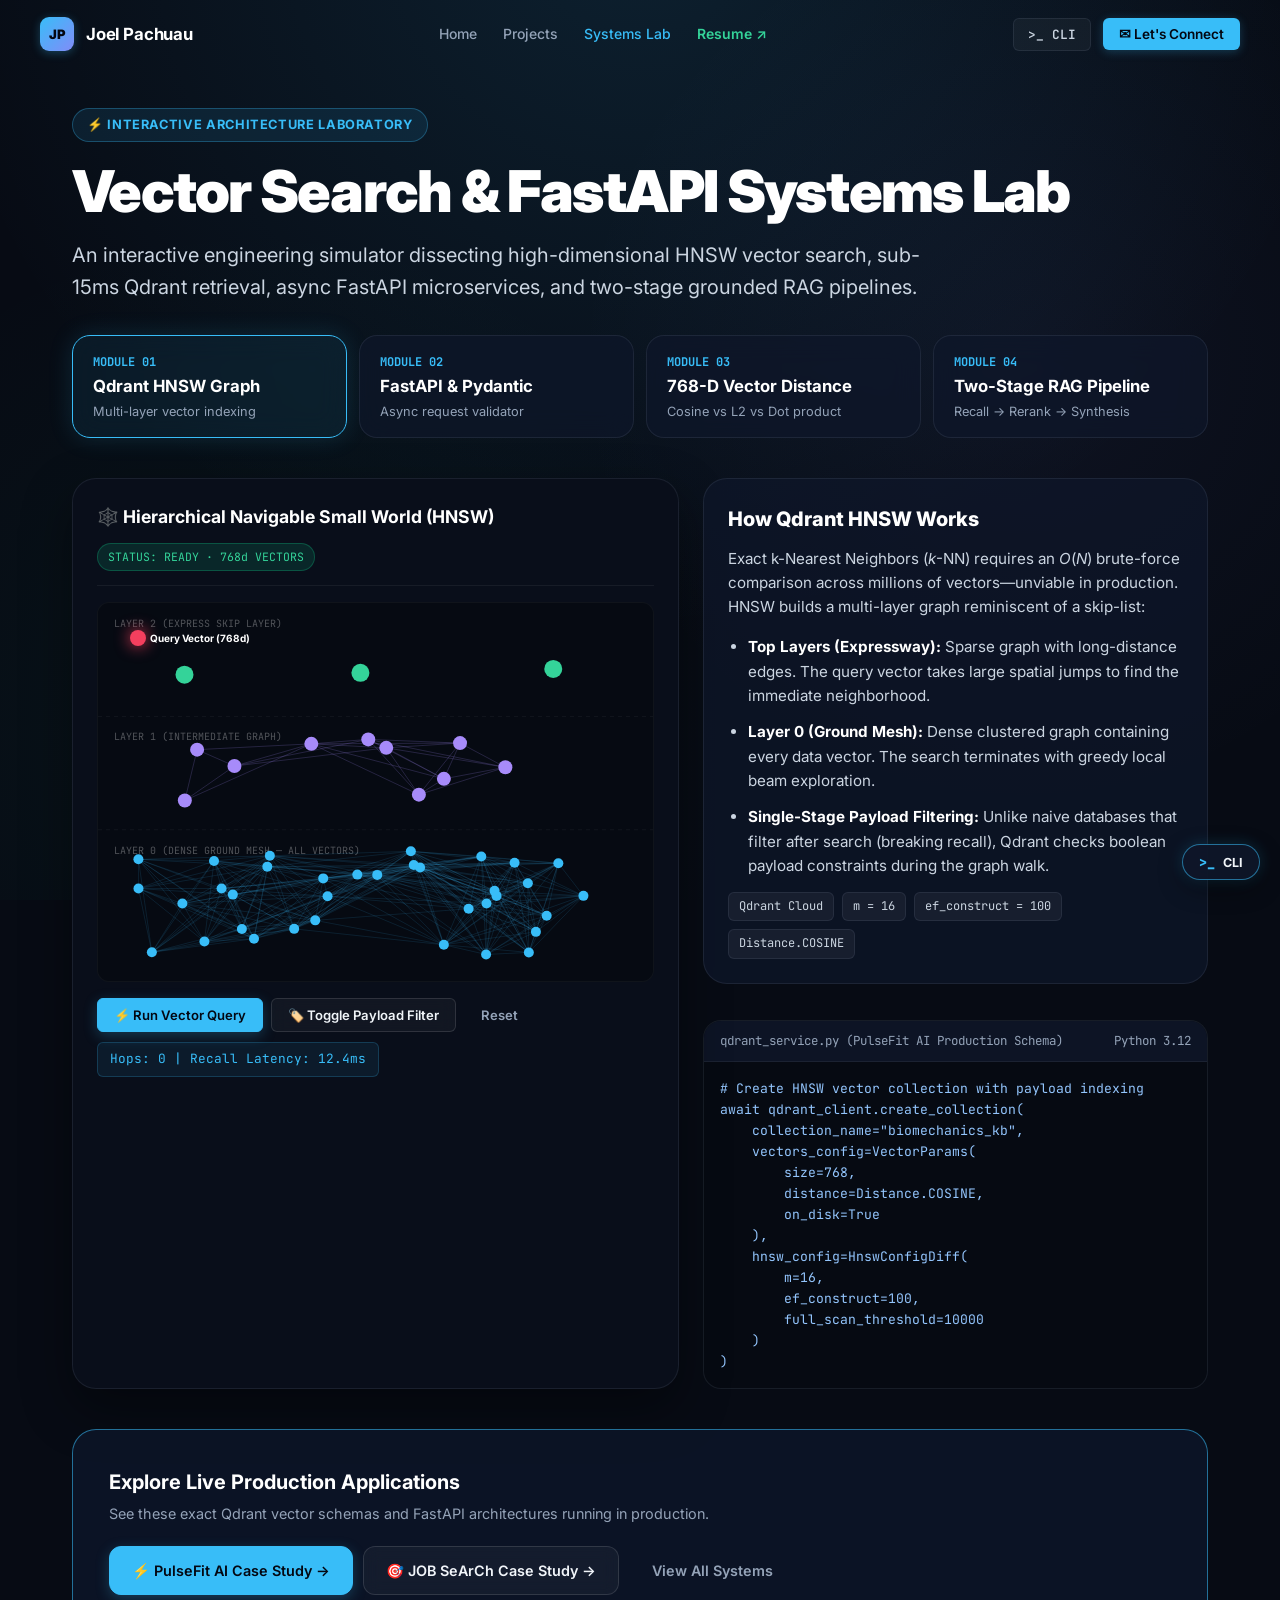
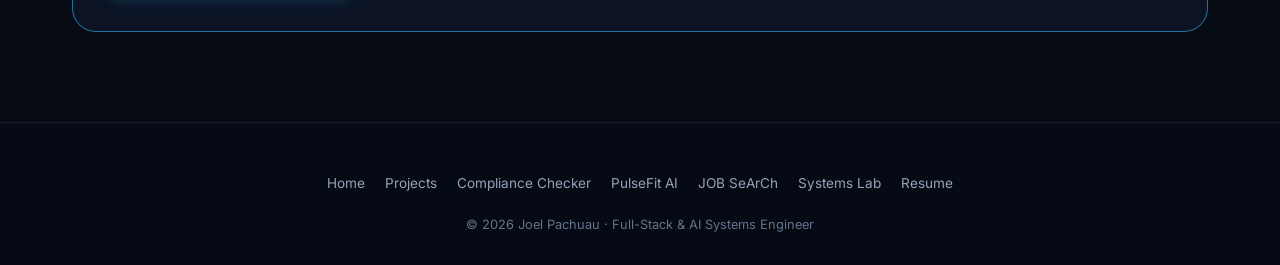
<file: interactive_learning_hub.html>
<!DOCTYPE html>
<html lang="en">
<head>
  <meta charset="UTF-8">
  <meta name="viewport" content="width=device-width, initial-scale=1.0, viewport-fit=cover">
  <title>Vector Search &amp; FastAPI Systems Architecture Lab | Joel Pachuau</title>
  <meta name="description" content="Interactive systems engineering lab exploring high-dimensional HNSW vector search, Qdrant indexing, async FastAPI microservices, and two-stage grounded RAG pipelines.">
  <link rel="canonical" href="https://joelaah.github.io/interactive_learning_hub.html">
  <meta property="og:type" content="website">
  <meta property="og:site_name" content="Joel Pachuau Portfolio">
  <meta property="og:url" content="https://joelaah.github.io/interactive_learning_hub.html">
  <meta property="og:title" content="Vector Search &amp; FastAPI Systems Architecture Lab | Joel Pachuau">
  <meta property="og:description" content="Interactive systems engineering lab exploring high-dimensional HNSW vector search, Qdrant indexing, async FastAPI microservices, and two-stage grounded RAG pipelines.">
  <meta property="og:image" content="https://joelaah.github.io/assets/hero_dashboard.jpg">
  <meta name="twitter:card" content="summary_large_image">
  <meta name="twitter:title" content="Vector Search &amp; FastAPI Systems Architecture Lab | Joel Pachuau">
  <meta name="twitter:description" content="Interactive systems engineering lab exploring high-dimensional HNSW vector search, Qdrant indexing, async FastAPI microservices, and two-stage grounded RAG pipelines.">
  <meta name="twitter:image" content="https://joelaah.github.io/assets/hero_dashboard.jpg">
  <link rel="icon" type="image/svg+xml" href="favicon.svg">
  <link rel="stylesheet" href="style.css">
  <style>
    /* ============================================================
       SCOPED LAB STYLES & INTERACTIVE VISUALIZERS
       ============================================================ */
    .lab-container {
      padding-top: clamp(90px, 12vh, 120px);
      padding-bottom: 90px;
    }

    .lab-badge {
      display: inline-flex;
      align-items: center;
      gap: 8px;
      padding: 6px 14px;
      border-radius: 999px;
      background: rgba(56, 189, 248, 0.1);
      border: 1px solid rgba(56, 189, 248, 0.3);
      color: var(--accent);
      font-size: 0.8rem;
      font-weight: 700;
      letter-spacing: 0.05em;
      text-transform: uppercase;
      margin-bottom: 16px;
    }

    .lab-title {
      font-size: clamp(2.2rem, 5vw, 3.6rem);
      font-weight: 900;
      letter-spacing: -0.03em;
      line-height: 1.15;
      color: var(--text-0);
      margin-bottom: 14px;
    }

    .lab-tagline {
      font-size: clamp(1.05rem, 2vw, 1.25rem);
      color: var(--text-2);
      max-width: 880px;
      line-height: 1.6;
      margin-bottom: 32px;
    }

    /* Module Navigation Tabs */
    .lab-nav-grid {
      display: grid;
      grid-template-columns: repeat(4, 1fr);
      gap: 12px;
      margin-bottom: 40px;
    }

    .lab-nav-btn {
      background: var(--bg-card);
      border: 1px solid var(--border);
      border-radius: var(--radius-lg);
      padding: 18px 20px;
      text-align: left;
      cursor: pointer;
      transition: all var(--duration) var(--ease);
      display: flex;
      flex-direction: column;
      gap: 6px;
      backdrop-filter: blur(14px);
      -webkit-backdrop-filter: blur(14px);
    }

    .lab-nav-btn:hover {
      border-color: var(--border-hover);
      transform: translateY(-2px);
      background: var(--bg-card-hover);
    }

    .lab-nav-btn.active {
      border-color: var(--accent);
      background: rgba(56, 189, 248, 0.08);
      box-shadow: 0 0 24px rgba(56, 189, 248, 0.15);
    }

    .lab-nav-num {
      font-family: var(--mono);
      font-size: 0.75rem;
      font-weight: 700;
      color: var(--accent);
      text-transform: uppercase;
    }

    .lab-nav-label {
      font-size: 1.05rem;
      font-weight: 700;
      color: var(--text-0);
      line-height: 1.3;
    }

    .lab-nav-sub {
      font-size: 0.8rem;
      color: var(--text-3);
    }

    /* Lab Panels */
    .lab-panel {
      display: none;
      animation: fadeIn 0.3s var(--ease) forwards;
    }

    .lab-panel.active {
      display: block;
    }

    @keyframes fadeIn {
      from { opacity: 0; transform: translateY(8px); }
      to { opacity: 1; transform: translateY(0); }
    }

    /* Interactive Visualizer Canvas & Controls Layout */
    .lab-interactive-layout {
      display: grid;
      grid-template-columns: 1.2fr 1fr;
      gap: 24px;
      margin-bottom: 40px;
    }

    .lab-canvas-card {
      background: #090e1a;
      border: 1px solid var(--border);
      border-radius: var(--radius-xl);
      padding: 24px;
      display: flex;
      flex-direction: column;
      gap: 16px;
      position: relative;
      box-shadow: 0 20px 50px rgba(0, 0, 0, 0.4);
    }

    .canvas-header {
      display: flex;
      align-items: center;
      justify-content: space-between;
      flex-wrap: wrap;
      gap: 12px;
      border-bottom: 1px solid rgba(255, 255, 255, 0.06);
      padding-bottom: 14px;
    }

    .canvas-title {
      font-size: 1.1rem;
      font-weight: 700;
      color: var(--text-0);
      display: flex;
      align-items: center;
      gap: 8px;
    }

    .canvas-tag {
      font-family: var(--mono);
      font-size: 0.72rem;
      padding: 4px 10px;
      border-radius: 999px;
      background: rgba(16, 185, 129, 0.15);
      border: 1px solid rgba(16, 185, 129, 0.3);
      color: var(--green-bright);
    }

    .hnsw-canvas {
      width: 100%;
      height: 380px;
      border-radius: var(--radius);
      background: #060a12;
      border: 1px solid rgba(255, 255, 255, 0.04);
      display: block;
    }

    .canvas-actions {
      display: flex;
      flex-wrap: wrap;
      gap: 10px;
      align-items: center;
      justify-content: space-between;
    }

    .canvas-btn-group {
      display: flex;
      gap: 8px;
    }

    .canvas-telemetry {
      font-family: var(--mono);
      font-size: 0.8rem;
      color: var(--accent);
      background: rgba(56, 189, 248, 0.08);
      padding: 6px 12px;
      border-radius: var(--radius-sm);
      border: 1px solid rgba(56, 189, 248, 0.2);
    }

    /* Explanation & Specs Column */
    .lab-info-col {
      display: flex;
      flex-direction: column;
      gap: 20px;
    }

    .info-card {
      background: var(--bg-card);
      border: 1px solid var(--border);
      border-radius: var(--radius-xl);
      padding: 24px;
      backdrop-filter: blur(14px);
      -webkit-backdrop-filter: blur(14px);
    }

    .info-card h3 {
      font-size: 1.25rem;
      font-weight: 800;
      color: var(--text-0);
      margin-bottom: 12px;
    }

    .info-card p {
      font-size: 0.95rem;
      color: var(--text-2);
      line-height: 1.6;
      margin-bottom: 16px;
    }

    .tech-pill-list {
      display: flex;
      flex-wrap: wrap;
      gap: 8px;
      margin-top: 14px;
    }

    .tech-pill {
      font-family: var(--mono);
      font-size: 0.75rem;
      padding: 4px 10px;
      border-radius: var(--radius-sm);
      background: rgba(255, 255, 255, 0.05);
      border: 1px solid var(--border);
      color: var(--text-2);
    }

    /* Code Preview Snippet Box */
    .lab-code-box {
      background: #060a12;
      border: 1px solid var(--border);
      border-radius: var(--radius-lg);
      overflow: hidden;
      margin-top: 16px;
    }

    .lab-code-header {
      background: rgba(15, 23, 42, 0.8);
      padding: 10px 16px;
      display: flex;
      align-items: center;
      justify-content: space-between;
      border-bottom: 1px solid rgba(255, 255, 255, 0.06);
    }

    .lab-code-title {
      font-family: var(--mono);
      font-size: 0.78rem;
      color: var(--text-3);
    }

    .lab-code-body {
      padding: 16px;
      font-family: var(--mono);
      font-size: 0.82rem;
      line-height: 1.6;
      color: #93c5fd;
      overflow-x: auto;
      white-space: pre;
    }

    /* Pydantic Interactive Simulator */
    .pydantic-tester-grid {
      display: grid;
      grid-template-columns: 1fr 1fr;
      gap: 16px;
      margin-top: 16px;
    }

    .json-editor-wrap {
      display: flex;
      flex-direction: column;
      gap: 8px;
    }

    .json-editor-wrap label {
      font-family: var(--mono);
      font-size: 0.75rem;
      font-weight: 700;
      color: var(--text-2);
      text-transform: uppercase;
    }

    .json-textarea {
      width: 100%;
      height: 220px;
      background: #060a12;
      border: 1px solid var(--border);
      border-radius: var(--radius);
      padding: 14px;
      font-family: var(--mono);
      font-size: 0.82rem;
      color: var(--text-1);
      line-height: 1.5;
      resize: vertical;
    }

    .json-textarea:focus {
      outline: none;
      border-color: var(--accent);
      box-shadow: 0 0 16px rgba(56, 189, 248, 0.2);
    }

    .response-preview-box {
      background: #060a12;
      border: 1px solid var(--border);
      border-radius: var(--radius);
      padding: 14px;
      font-family: var(--mono);
      font-size: 0.82rem;
      color: var(--text-2);
      overflow-y: auto;
      height: 220px;
      white-space: pre-wrap;
    }

    .status-pill {
      display: inline-block;
      font-family: var(--mono);
      font-size: 0.75rem;
      font-weight: 700;
      padding: 3px 8px;
      border-radius: 4px;
      margin-bottom: 8px;
    }

    .status-200 { background: rgba(16, 185, 129, 0.2); color: var(--green-bright); border: 1px solid rgba(16, 185, 129, 0.4); }
    .status-422 { background: rgba(244, 63, 94, 0.2); color: #fb7185; border: 1px solid rgba(244, 63, 94, 0.4); }

    /* Vector Math Slider Controls */
    .slider-row {
      display: flex;
      align-items: center;
      justify-content: space-between;
      gap: 16px;
      margin-bottom: 12px;
    }

    .slider-label {
      font-size: 0.88rem;
      font-weight: 600;
      color: var(--text-1);
      min-width: 160px;
    }

    .slider-input {
      flex: 1;
      accent-color: var(--accent);
    }

    .slider-val {
      font-family: var(--mono);
      font-size: 0.88rem;
      font-weight: 700;
      color: var(--accent);
      min-width: 60px;
      text-align: right;
    }

    .math-metrics-row {
      display: grid;
      grid-template-columns: repeat(4, 1fr);
      gap: 12px;
      margin-top: 20px;
    }

    .math-metric-card {
      background: rgba(13, 21, 39, 0.6);
      border: 1px solid var(--border);
      border-radius: var(--radius);
      padding: 14px;
      text-align: center;
    }

    .math-metric-name {
      font-size: 0.75rem;
      color: var(--text-3);
      text-transform: uppercase;
      font-family: var(--mono);
      margin-bottom: 4px;
    }

    .math-metric-val {
      font-size: 1.35rem;
      font-weight: 900;
      color: var(--text-0);
      font-family: var(--mono);
    }

    /* RAG Pipeline Stepper */
    .rag-stepper {
      display: flex;
      align-items: center;
      justify-content: space-between;
      position: relative;
      margin-bottom: 30px;
    }

    .rag-stepper::before {
      content: '';
      position: absolute;
      top: 50%;
      left: 20px;
      right: 20px;
      height: 2px;
      background: var(--border);
      transform: translateY(-50%);
      z-index: 1;
    }

    .rag-step-btn {
      position: relative;
      z-index: 2;
      background: #090e1a;
      border: 2px solid var(--border);
      border-radius: 999px;
      padding: 8px 16px;
      font-size: 0.85rem;
      font-weight: 700;
      color: var(--text-2);
      cursor: pointer;
      display: flex;
      align-items: center;
      gap: 8px;
      transition: all var(--duration) var(--ease);
    }

    .rag-step-btn.active {
      border-color: var(--accent);
      color: var(--text-0);
      background: rgba(56, 189, 248, 0.15);
      box-shadow: 0 0 16px rgba(56, 189, 248, 0.3);
    }

    .rag-step-btn.completed {
      border-color: var(--green);
      color: var(--green-bright);
    }

    /* Inline & Fraction Math Typography */
    .math-inline {
      font-family: var(--mono);
      font-size: 0.9em;
      color: var(--text-0);
      background: rgba(56, 189, 248, 0.08);
      border: 1px solid rgba(56, 189, 248, 0.2);
      border-radius: 5px;
      padding: 1px 6px;
      white-space: nowrap;
    }

    .math-expr {
      display: inline-flex;
      align-items: center;
      gap: 4px;
      font-family: var(--mono);
      font-size: 0.88em;
      color: var(--text-0);
      background: rgba(56, 189, 248, 0.08);
      border: 1px solid rgba(56, 189, 248, 0.22);
      border-radius: 6px;
      padding: 3px 9px;
      vertical-align: middle;
      margin: 2px 2px;
    }

    .math-frac {
      display: inline-flex;
      flex-direction: column;
      align-items: center;
      vertical-align: middle;
      line-height: 1.15;
      font-size: 0.88em;
      margin: 0 2px;
    }

    .math-num {
      padding: 0 4px 2px;
      border-bottom: 1px solid var(--text-1);
    }

    .math-den {
      padding: 2px 4px 0;
    }

    /* Responsive */
    @media (max-width: 1024px) {
      .lab-nav-grid {
        grid-template-columns: repeat(2, 1fr);
      }
      .lab-interactive-layout {
        grid-template-columns: 1fr;
      }
      .pydantic-tester-grid {
        grid-template-columns: 1fr;
      }
      .math-metrics-row {
        grid-template-columns: repeat(2, 1fr);
      }
    }

    @media (max-width: 640px) {
      .lab-nav-grid {
        grid-template-columns: 1fr;
      }
      .math-metrics-row {
        grid-template-columns: 1fr;
      }
      .rag-stepper {
        flex-direction: column;
        align-items: flex-start;
        gap: 12px;
      }
      .rag-stepper::before {
        display: none;
      }
    }
  </style>
</head>
<body>
  <div id="portfolioSkeleton" class="portfolio-skeleton-bar" aria-hidden="true">
    <div class="portfolio-skeleton-shimmer"></div>
  </div>

  <!-- Navigation -->
  <header class="nav-header">
    <nav class="nav scrolled" id="nav">
      <div class="nav-inner">
        <a href="index.html" class="nav-logo" aria-label="Joel Pachuau Homepage">
          <div class="logo-mark">JP</div>
          <span class="logo-text">Joel Pachuau</span>
        </a>

        <!-- Desktop Navigation Links -->
        <ul class="nav-links" id="desktop-nav-links">
          <li><a href="index.html">Home</a></li>
          <li><a href="projects.html">Projects</a></li>
          <li><a href="interactive_learning_hub.html" class="active" style="color:var(--accent);">Systems Lab</a></li>
          <li><a href="resume.html" target="_blank" class="nav-resume-link">Resume ↗</a></li>
        </ul>

        <div class="nav-actions">
          <button class="nav-cli-btn" id="open-terminal" title="Launch Interactive Developer CLI">>_ CLI</button>
          <button class="nav-cta" id="open-modal">✉ Let's Connect</button>
          <button class="nav-toggle" id="nav-toggle" aria-label="Toggle mobile menu" aria-expanded="false">
            <span class="bar"></span>
            <span class="bar"></span>
            <span class="bar"></span>
          </button>
        </div>
      </div>
    </nav>

    <!-- Mobile Navigation Drawer -->
    <div class="mobile-drawer" id="mobile-drawer" aria-hidden="true">
      <div class="mobile-drawer-inner">
        <div class="mobile-drawer-header">
          <div class="nav-logo">
            <div class="logo-mark">JP</div>
            <span class="logo-text">Navigation</span>
          </div>
          <button class="mobile-drawer-close" id="mobile-drawer-close" aria-label="Close menu">&times;</button>
        </div>
        <ul class="mobile-links">
          <li><a href="index.html" class="mobile-link"><span class="link-icon">🏠</span> Home</a></li>
          <li><a href="projects.html" class="mobile-link"><span class="link-icon">⚡</span> All Projects</a></li>
          <li><a href="project-compliance-checker.html" class="mobile-link"><span class="link-icon">🛡️</span> Compliance Checker</a></li>
          <li><a href="project-pulsefit.html" class="mobile-link"><span class="link-icon">⚡</span> PulseFit AI</a></li>
          <li><a href="project-job-search.html" class="mobile-link"><span class="link-icon">🎯</span> JOB SeArCh</a></li>
          <li><a href="interactive_learning_hub.html" class="mobile-link highlight"><span class="link-icon">🕹️</span> Systems Lab (Current)</a></li>
          <li><a href="resume.html" target="_blank" class="mobile-link highlight"><span class="link-icon">📄</span> Resume ↗</a></li>
        </ul>
        <div class="mobile-drawer-footer">
          <button class="btn btn-outline" id="mobile-terminal-btn">>_ Developer CLI</button>
          <button class="btn btn-primary" id="mobile-connect-btn">✉ Contact Joel</button>
        </div>
      </div>
    </div>
  </header>

  <!-- Main Laboratory Workspace -->
  <main class="lab-container">
    <div class="container">
      
      <!-- Lab Header -->
      <header style="margin-bottom: 32px;">
        <span class="lab-badge">⚡ Interactive Architecture Laboratory</span>
        <h1 class="lab-title">Vector Search &amp; FastAPI Systems Lab</h1>
        <p class="lab-tagline">
          An interactive engineering simulator dissecting high-dimensional HNSW vector search, sub-15ms Qdrant retrieval, async FastAPI microservices, and two-stage grounded RAG pipelines.
        </p>
      </header>

      <!-- Module Navigation Grid -->
      <nav class="lab-nav-grid" aria-label="Laboratory Modules">
        <button class="lab-nav-btn active" data-tab="tab-qdrant" type="button">
          <span class="lab-nav-num">Module 01</span>
          <span class="lab-nav-label">Qdrant HNSW Graph</span>
          <span class="lab-nav-sub">Multi-layer vector indexing</span>
        </button>
        <button class="lab-nav-btn" data-tab="tab-fastapi" type="button">
          <span class="lab-nav-num">Module 02</span>
          <span class="lab-nav-label">FastAPI &amp; Pydantic</span>
          <span class="lab-nav-sub">Async request validator</span>
        </button>
        <button class="lab-nav-btn" data-tab="tab-math" type="button">
          <span class="lab-nav-num">Module 03</span>
          <span class="lab-nav-label">768-D Vector Distance</span>
          <span class="lab-nav-sub">Cosine vs L2 vs Dot product</span>
        </button>
        <button class="lab-nav-btn" data-tab="tab-rag" type="button">
          <span class="lab-nav-num">Module 04</span>
          <span class="lab-nav-label">Two-Stage RAG Pipeline</span>
          <span class="lab-nav-sub">Recall &rarr; Rerank &rarr; Synthesis</span>
        </button>
      </nav>

      <!-- ============================================================
           MODULE 1: QDRANT HNSW GRAPH EXPLORER
           ============================================================ -->
      <section class="lab-panel active" id="tab-qdrant">
        <div class="lab-interactive-layout">
          
          <!-- Interactive HNSW Canvas Simulator -->
          <div class="lab-canvas-card">
            <div class="canvas-header">
              <div class="canvas-title">
                <span>🕸️ Hierarchical Navigable Small World (HNSW)</span>
              </div>
              <span class="canvas-tag" id="hnsw-status">STATUS: READY · 768d VECTORS</span>
            </div>

            <!-- HTML5 Interactive Visualizer Canvas -->
            <canvas id="hnswCanvas" class="hnsw-canvas"></canvas>

            <div class="canvas-actions">
              <div class="canvas-btn-group">
                <button class="btn btn-primary btn-sm" id="btn-run-search">⚡ Run Vector Query</button>
                <button class="btn btn-outline btn-sm" id="btn-toggle-filter">🏷️ Toggle Payload Filter</button>
                <button class="btn btn-ghost btn-sm" id="btn-reset-hnsw">Reset</button>
              </div>
              <div class="canvas-telemetry" id="hnsw-telemetry">
                Hops: <span id="tel-hops">0</span> | Recall Latency: <span id="tel-latency">12.4ms</span>
              </div>
            </div>
          </div>

          <!-- Technical Explanation & Production Code -->
          <div class="lab-info-col">
            <div class="info-card">
              <h3>How Qdrant HNSW Works</h3>
              <p>
                Exact k-Nearest Neighbors (<i>k</i>-NN) requires an <i>O</i>(<i>N</i>) brute-force comparison across millions of vectors—unviable in production. HNSW builds a multi-layer graph reminiscent of a skip-list:
              </p>
              <ul class="deep-list">
                <li><strong>Top Layers (Expressway):</strong> Sparse graph with long-distance edges. The query vector takes large spatial jumps to find the immediate neighborhood.</li>
                <li><strong>Layer 0 (Ground Mesh):</strong> Dense clustered graph containing every data vector. The search terminates with greedy local beam exploration.</li>
                <li><strong>Single-Stage Payload Filtering:</strong> Unlike naive databases that filter after search (breaking recall), Qdrant checks boolean payload constraints during the graph walk.</li>
              </ul>
              
              <div class="tech-pill-list">
                <span class="tech-pill">Qdrant Cloud</span>
                <span class="tech-pill">m = 16</span>
                <span class="tech-pill">ef_construct = 100</span>
                <span class="tech-pill">Distance.COSINE</span>
              </div>
            </div>

            <!-- Production Python Code Snippet -->
            <div class="lab-code-box">
              <div class="lab-code-header">
                <span class="lab-code-title">qdrant_service.py (PulseFit AI Production Schema)</span>
                <span class="lab-code-title">Python 3.12</span>
              </div>
              <pre class="lab-code-body"># Create HNSW vector collection with payload indexing
await qdrant_client.create_collection(
    collection_name="biomechanics_kb",
    vectors_config=VectorParams(
        size=768, 
        distance=Distance.COSINE,
        on_disk=True
    ),
    hnsw_config=HnswConfigDiff(
        m=16, 
        ef_construct=100, 
        full_scan_threshold=10000
    )
)</pre>
            </div>
          </div>

        </div>
      </section>

      <!-- ============================================================
           MODULE 2: FASTAPI ASYNC ARCHITECTURE & PYDANTIC VALIDATOR
           ============================================================ -->
      <section class="lab-panel" id="tab-fastapi">
        <div class="lab-interactive-layout">
          
          <!-- Interactive Pydantic Validator Playground -->
          <div class="lab-canvas-card">
            <div class="canvas-header">
              <div class="canvas-title">
                <span>⚡ Interactive FastAPI Route Simulator</span>
              </div>
              <span class="canvas-tag">Pydantic v2 · Python 3.12</span>
            </div>

            <p style="font-size:0.88rem; color:var(--text-3); margin-bottom: 0;">
              Edit the JSON body below. Try breaking types (e.g. change <code>"weight_kg": 85.0</code> to a string, or set negative reps) to inspect FastAPI's structured <code>422 Unprocessable Entity</code> response.
            </p>

            <div class="pydantic-tester-grid">
              <div class="json-editor-wrap">
                <label for="json-input">HTTP POST /api/v1/log-session</label>
                <textarea id="json-input" class="json-textarea" spellcheck="false">{
  "user_id": "usr_9984",
  "exercise_name": "Barbell Bench Press",
  "sets": 4,
  "reps": 10,
  "weight_kg": 85.0,
  "rpe": 8.5
}</textarea>
              </div>

              <div class="json-editor-wrap">
                <label>FastAPI / Pydantic Output</label>
                <div class="response-preview-box" id="json-response">
<span class="status-pill status-200">HTTP 200 OK</span>
{
  "status": "valid",
  "computed_tonnage_kg": 3400.0,
  "model_validated": true,
  "telemetry_saved": true
}</div>
              </div>
            </div>

            <div class="canvas-actions" style="margin-top: 14px;">
              <div class="canvas-btn-group">
                <button class="btn btn-primary btn-sm" id="btn-validate-json">🚀 Send Request to FastAPI</button>
                <button class="btn btn-outline btn-sm" id="btn-inject-error">⚠️ Inject Invalid Schema</button>
                <button class="btn btn-ghost btn-sm" id="btn-reset-json">Reset Payload</button>
              </div>
            </div>
          </div>

          <!-- Technical Architecture Column -->
          <div class="lab-info-col">
            <div class="info-card">
              <h3>FastAPI Async Lifecycle</h3>
              <p>
                FastAPI combines Starlette's high-speed ASGI event loop with Pydantic's Rust-compiled data validation:
              </p>
              <ul class="deep-list">
                <li><strong>Async Non-Blocking I/O:</strong> Network calls to Qdrant Cloud and Postgres are awaited via <code>asyncio</code>, yielding the single-threaded CPU loop to serve concurrent requests.</li>
                <li><strong>Threadpool Offloading:</strong> CPU-bound tasks (deterministic volume math, tokenization) run in threadpool executors so the event loop never freezes.</li>
                <li><strong>Strict Type Coercion:</strong> Pydantic v2 enforces mathematical invariants before any business logic executes, eliminating undefined runtime crashes.</li>
              </ul>

              <div class="tech-pill-list">
                <span class="tech-pill">FastAPI 0.115+</span>
                <span class="tech-pill">Pydantic v2 (Rust Core)</span>
                <span class="tech-pill">Uvicorn ASGI</span>
                <span class="tech-pill">SlowAPI Limiter</span>
              </div>
            </div>

            <div class="lab-code-box">
              <div class="lab-code-header">
                <span class="lab-code-title">api.py (Production Route Definition)</span>
                <span class="lab-code-title">FastAPI</span>
              </div>
              <pre class="lab-code-body">@router.post("/api/v1/log-session", response_model=WorkoutResponse)
async def log_session(
    payload: WorkoutSessionIn,
    qdrant: QdrantClient = Depends(get_qdrant_client)
):
    # 1. Deterministic pure-Python volume calculation
    tonnage = payload.sets * payload.reps * payload.weight_kg
    
    # 2. Non-blocking vector retrieval
    candidates = await qdrant.search(
        collection_name="biomechanics_kb",
        query_vector=payload.embed(),
        limit=25
    )
    return WorkoutResponse(status="valid", computed_tonnage_kg=tonnage)</pre>
            </div>
          </div>

        </div>
      </section>

      <!-- ============================================================
           MODULE 3: 768-D VECTOR MATHEMATICS PLAYGROUND
           ============================================================ -->
      <section class="lab-panel" id="tab-math">
        <div class="lab-interactive-layout">
          
          <!-- Vector Controls Card -->
          <div class="lab-canvas-card">
            <div class="canvas-header">
              <div class="canvas-title">
                <span>📐 Vector Geometry &amp; Angular Distance</span>
              </div>
              <span class="canvas-tag">768-DIMENSIONAL LATENT SPACE</span>
            </div>

            <!-- 2D Projection Canvas for Vector Angles -->
            <canvas id="vectorMathCanvas" class="hnsw-canvas" style="height: 240px;"></canvas>

            <!-- Sliders for Angle and Magnitudes -->
            <div style="margin-top: 14px;">
              <div class="slider-row">
                <span class="slider-label">Vector Angle &theta;:</span>
                <input type="range" id="angle-slider" class="slider-input" min="0" max="180" value="28">
                <span class="slider-val" id="angle-val">28&deg;</span>
              </div>

              <div class="slider-row">
                <span class="slider-label">Vector A Magnitude ||u||:</span>
                <input type="range" id="mag-a-slider" class="slider-input" min="5" max="30" value="10">
                <span class="slider-val" id="mag-a-val">1.0x</span>
              </div>

              <div class="slider-row">
                <span class="slider-label">Vector B Magnitude ||v||:</span>
                <input type="range" id="mag-b-slider" class="slider-input" min="5" max="30" value="25">
                <span class="slider-val" id="mag-b-val">2.5x</span>
              </div>
            </div>

            <!-- Real-Time Metrics Output -->
            <div class="math-metrics-row">
              <div class="math-metric-card">
                <div class="math-metric-name">Cosine Similarity</div>
                <div class="math-metric-val" id="val-cos-sim" style="color:var(--accent);">0.883</div>
              </div>
              <div class="math-metric-card">
                <div class="math-metric-name">Cosine Distance (&lt;=&gt;)</div>
                <div class="math-metric-val" id="val-cos-dist" style="color:var(--green-bright);">0.117</div>
              </div>
              <div class="math-metric-card">
                <div class="math-metric-name">Euclidean (L2)</div>
                <div class="math-metric-val" id="val-l2" style="color:#fb7185;">1.72</div>
              </div>
              <div class="math-metric-card">
                <div class="math-metric-name">Dot Product</div>
                <div class="math-metric-val" id="val-dot" style="color:var(--purple-bright);">2.21</div>
              </div>
            </div>
          </div>

          <!-- Mathematical Explanation Column -->
          <div class="lab-info-col">
            <div class="info-card">
              <h3>The Mathematics Behind Vector Recall</h3>
              <p>
                In high-dimensional embeddings (768 dimensions), text documents of different lengths generate vectors with dramatically different magnitudes:
              </p>
              <ul class="deep-list">
                <li><strong>Why Euclidean Distance (<i>L</i><sub>2</sub>) Fails:</strong> A 10-word summary and a 500-word article about the same topic have huge Euclidean distance simply because one vector is longer.</li>
                <li><strong>Why Cosine Similarity Wins:</strong> <span class="math-expr" role="math" aria-label="cos(theta) = (u dot v) / (||u|| ||v||)">cos(&theta;) = <span class="math-frac"><span class="math-num"><i>u</i> &middot; <i>v</i></span><span class="math-den">&#8214;<i>u</i>&#8214; &#8214;<i>v</i>&#8214;</span></span></span> isolates pure angular orientation, ignoring length completely.</li>
                <li><strong>The <i>L</i><sub>2</sub> Normalization Trick:</strong> If every vector is pre-normalized to unit magnitude (<span class="math-inline">&#8214;<i>u</i>&#8214; = 1</span>), the denominator becomes <span class="math-inline">1</span>. Cosine search converts into a simple hardware <strong>Dot Product</strong> executed in AVX-512 SIMD assembly.</li>
              </ul>

              <div class="tech-pill-list">
                <span class="tech-pill">BGE-Base-EN (768d)</span>
                <span class="tech-pill">Gemini-Embedding-2</span>
                <span class="tech-pill">AVX-512 SIMD</span>
                <span class="tech-pill">Unit Hypersphere S^767</span>
              </div>
            </div>

            <div class="lab-code-box">
              <div class="lab-code-header">
                <span class="lab-code-title">vector_math.py (L2 Normalization &amp; Distance)</span>
                <span class="lab-code-title">NumPy</span>
              </div>
              <pre class="lab-code-body">import numpy as np

def l2_normalize(vec: np.ndarray) -> np.ndarray:
    norm = np.linalg.norm(vec)
    return vec if norm == 0 else vec / norm

# With unit vectors, Cosine Distance is 1.0 - dot_product
u_norm = l2_normalize(embedding_query)
v_norm = l2_normalize(embedding_document)
cosine_distance = 1.0 - np.dot(u_norm, v_norm)</pre>
            </div>
          </div>

        </div>
      </section>

      <!-- ============================================================
           MODULE 4: TWO-STAGE RAG PIPELINE WALKTHROUGH
           ============================================================ -->
      <section class="lab-panel" id="tab-rag">
        <div class="lab-interactive-layout">
          
          <!-- Interactive Stepper & Pipeline Inspector -->
          <div class="lab-canvas-card">
            <div class="canvas-header">
              <div class="canvas-title">
                <span>🔄 Two-Stage RAG Execution Pipeline</span>
              </div>
              <span class="canvas-tag">PULSEFIT &amp; JOB SEARCH ARCHITECTURE</span>
            </div>

            <!-- Stepper Buttons -->
            <div class="rag-stepper">
              <button class="rag-step-btn active" data-step="1" type="button">
                <span>1</span> Query Ingestion
              </button>
              <button class="rag-step-btn" data-step="2" type="button">
                <span>2</span> Qdrant Recall (25)
              </button>
              <button class="rag-step-btn" data-step="3" type="button">
                <span>3</span> Cohere Rerank (Top 3)
              </button>
              <button class="rag-step-btn" data-step="4" type="button">
                <span>4</span> Math Ground Truth
              </button>
              <button class="rag-step-btn" data-step="5" type="button">
                <span>5</span> Synthesis
              </button>
            </div>

            <!-- Interactive Stage Content Box -->
            <div class="info-card" id="rag-stage-detail" style="background:#060a12; border-color:var(--border-accent);">
              <h4 id="rag-stage-title" style="color:var(--accent); font-size:1.15rem; margin-bottom:8px;">Stage 1: User Query &amp; Asymmetric Latent Projection</h4>
              <p id="rag-stage-desc" style="color:var(--text-2); font-size:0.92rem; line-height:1.6;">
                Client query is embedded into 768 dimensions using FastEmbed / Gemini-Embedding-2 with explicit task type <code>RETRIEVAL_QUERY</code>.
              </p>
              
              <div class="lab-code-box" style="margin-top: 12px;">
                <div class="lab-code-header">
                  <span class="lab-code-title" id="rag-stage-file">pipeline_stage_1.py</span>
                  <span class="lab-code-title">Latency: &lt; 8ms</span>
                </div>
                <pre class="lab-code-body" id="rag-stage-code"># Generate query vector with asymmetric projection
query_vec = embed_model.embed(
    "Chest pressing plateaus after 3 weeks of linear progression",
    task_type="RETRIEVAL_QUERY"
)</pre>
              </div>
            </div>

            <div class="canvas-actions" style="margin-top: 16px;">
              <div class="canvas-btn-group">
                <button class="btn btn-primary btn-sm" id="btn-next-rag-step">Next Pipeline Stage &rarr;</button>
                <button class="btn btn-outline btn-sm" id="btn-auto-rag">▶ Auto-Play Pipeline</button>
                <button class="btn btn-ghost btn-sm" id="btn-reset-rag">Reset</button>
              </div>
            </div>
          </div>

          <!-- RAG Architectural Benefits Column -->
          <div class="lab-info-col">
            <div class="info-card">
              <h3>Why Two Stages Outperform Single-Stage</h3>
              <p>
                Naive RAG queries a bi-encoder directly into an LLM context window. PulseFit AI and JOB SeArCh decouple the workload:
              </p>
              <ul class="deep-list">
                <li><strong>Stage 1 (High Recall):</strong> Qdrant HNSW casts a wide net, retrieving 25 candidates in sub-15ms. Bi-encoders are fast (<i>O</i>(1)) but miss cross-token attention.</li>
                <li><strong>Stage 2 (High Precision):</strong> Cohere Cross-Encoder computes joint attention between the query and all 25 candidates, filtering down to the Top-3 with relevance scores <span class="math-inline">&gt; 0.65</span>.</li>
                <li><strong>-85% Token Reduction:</strong> Compressing prompt size cuts Time-To-First-Token (TTFT) by 4x and eliminates attention degradation in the LLM.</li>
                <li><strong>Deterministic Mathematical Shield:</strong> Physical volume totals are computed in Python and injected as read-only facts—eliminating 100% of arithmetic hallucinations.</li>
              </ul>

              <div class="tech-pill-list">
                <span class="tech-pill">Bi-Encoder Recall</span>
                <span class="tech-pill">Cross-Encoder Precision</span>
                <span class="tech-pill">Zero Math Hallucination</span>
                <span class="tech-pill">Pydantic v2 Guardrails</span>
              </div>
            </div>
          </div>

        </div>
      </section>

      <!-- Back to Portfolio / Case Studies Banner -->
      <section class="content-block project-next-banner spotlight-card">
        <div class="next-banner-inner">
          <div>
            <h3>Explore Live Production Applications</h3>
            <p>See these exact Qdrant vector schemas and FastAPI architectures running in production.</p>
          </div>
          <div class="next-banner-actions">
            <a href="project-pulsefit.html" class="btn btn-primary">⚡ PulseFit AI Case Study &rarr;</a>
            <a href="project-job-search.html" class="btn btn-outline">🎯 JOB SeArCh Case Study &rarr;</a>
            <a href="projects.html" class="btn btn-ghost">View All Systems</a>
          </div>
        </div>
      </section>

    </div>
  </main>

  <!-- Let's Connect Modal -->
  <div class="modal-overlay" id="modal" aria-hidden="true">
    <div class="modal-box">
      <div class="modal-header">
        <div class="modal-title-wrap">
          <div class="modal-icon">✉</div>
          <div>
            <h3 class="modal-title">Initiate Contact</h3>
            <p class="modal-sub">Direct channels to Joel Pachuau</p>
          </div>
        </div>
        <button class="modal-close-btn" id="modal-close" aria-label="Close modal">&times;</button>
      </div>
      <div class="modal-content">
        <a href="mailto:joelapachuau64@gmail.com" class="modal-link">
          <span class="modal-link-icon">✉</span>
          <div>
            <div class="modal-link-title">Primary Direct Email</div>
            <div class="modal-link-sub">joelapachuau64@gmail.com</div>
          </div>
        </a>
        <a href="https://github.com/joelaah" target="_blank" class="modal-link">
          <span class="modal-link-icon">💻</span>
          <div>
            <div class="modal-link-title">GitHub Profile</div>
            <div class="modal-link-sub">github.com/joelaah</div>
          </div>
        </a>
        <a href="resume.html" target="_blank" class="modal-link">
          <span class="modal-link-icon">📄</span>
          <div>
            <div class="modal-link-title">Interactive Resume</div>
            <div class="modal-link-sub">View Resume (HTML &amp; Print)</div>
          </div>
        </a>
      </div>
    </div>
  </div>

  <!-- Terminal CLI -->
  <div class="terminal-overlay" id="terminal-overlay" aria-hidden="true">
    <div class="terminal-window">
      <div class="terminal-header">
        <div class="terminal-dots">
          <span class="dot-btn red" id="term-close"></span>
          <span class="dot-btn yellow" id="term-min"></span>
          <span class="dot-btn green" id="term-max"></span>
        </div>
        <div class="terminal-title">joel@systems-node:~ (zsh)</div>
      </div>
      <div class="terminal-body" id="term-body">
        <div class="term-line welcome">
          <span class="term-cyan">Joel Pachuau — Systems CLI [v2.5.0]</span><br>
          <span class="term-dim">Type 'help', 'projects', or 'compliance'.</span>
        </div>
      </div>
      <div class="terminal-input-row">
        <span class="term-prompt">joel@prod:~$</span>
        <input type="text" id="term-input" class="term-input" placeholder="type a command..." autocomplete="off" />
      </div>
    </div>
  </div>

  <button class="floating-cli-pill" id="floating-cli" title="Launch Interactive Developer CLI">
    <span class="cli-icon">>_</span>
    <span class="cli-label">CLI</span>
  </button>

  <!-- Footer -->
  <footer class="footer">
    <div class="container footer-inner">
      <div class="footer-links">
        <a href="index.html">Home</a>
        <a href="projects.html">Projects</a>
        <a href="project-compliance-checker.html">Compliance Checker</a>
        <a href="project-pulsefit.html">PulseFit AI</a>
        <a href="project-job-search.html">JOB SeArCh</a>
        <a href="interactive_learning_hub.html" class="active">Systems Lab</a>
        <a href="resume.html" target="_blank">Resume</a>
      </div>
      <p class="footer-copy">&copy; 2026 Joel Pachuau · Full-Stack &amp; AI Systems Engineer</p>
    </div>
  </footer>

  <script src="app.js"></script>

  <!-- ============================================================
       LAB INTERACTIVE ENGINE JAVASCRIPT
       ============================================================ -->
  <script>
    document.addEventListener('DOMContentLoaded', () => {
      initLabTabs();
      initHnswCanvas();
      initPydanticValidator();
      initVectorMathPlayground();
      initRagStepper();
    });

    // 1. Tab Navigation
    function initLabTabs() {
      const tabs = document.querySelectorAll('.lab-nav-btn');
      const panels = document.querySelectorAll('.lab-panel');

      tabs.forEach(tab => {
        tab.addEventListener('click', () => {
          tabs.forEach(t => t.classList.remove('active'));
          panels.forEach(p => p.classList.remove('active'));

          tab.classList.add('active');
          const target = document.getElementById(tab.dataset.tab);
          if (target) {
            target.classList.add('active');
            if (tab.dataset.tab === 'tab-qdrant') resizeHnswCanvas();
            if (tab.dataset.tab === 'tab-math') drawVectorMath();
          }
        });
      });
    }

    // 2. Qdrant HNSW Interactive Graph Canvas
    let hnswCanvas, ctx;
    let layers = {
      2: [], // Top sparse layer
      1: [], // Mid layer
      0: []  // Ground dense layer
    };
    let queryNode = { x: 50, y: 50 };
    let searchActive = false;
    let searchHops = 0;
    let filterActive = false;

    function initHnswCanvas() {
      hnswCanvas = document.getElementById('hnswCanvas');
      if (!hnswCanvas) return;
      ctx = hnswCanvas.getContext('2d');
      resizeHnswCanvas();
      generateHnswNodes();
      drawHnsw();

      window.addEventListener('resize', () => {
        resizeHnswCanvas();
        drawHnsw();
      });

      document.getElementById('btn-run-search')?.addEventListener('click', runHnswSearch);
      document.getElementById('btn-toggle-filter')?.addEventListener('click', toggleHnswFilter);
      document.getElementById('btn-reset-hnsw')?.addEventListener('click', () => {
        searchActive = false;
        searchHops = 0;
        filterActive = false;
        document.getElementById('tel-hops').textContent = '0';
        document.getElementById('tel-latency').textContent = '12.4ms';
        document.getElementById('hnsw-status').textContent = 'STATUS: READY · 768d VECTORS';
        generateHnswNodes();
        drawHnsw();
      });
    }

    function resizeHnswCanvas() {
      if (!hnswCanvas) return;
      hnswCanvas.width = hnswCanvas.clientWidth * (window.devicePixelRatio || 1);
      hnswCanvas.height = hnswCanvas.clientHeight * (window.devicePixelRatio || 1);
      ctx.scale(window.devicePixelRatio || 1, window.devicePixelRatio || 1);
    }

    function generateHnswNodes() {
      const w = hnswCanvas.clientWidth;
      const h = hnswCanvas.clientHeight;
      layers = { 2: [], 1: [], 0: [] };

      // Layer 0: Ground dense mesh (35 nodes)
      for (let i = 0; i < 35; i++) {
        layers[0].push({
          x: 40 + Math.random() * (w - 80),
          y: h * 0.65 + Math.random() * (h * 0.28),
          r: 5,
          color: '#38bdf8',
          visited: false,
          nearest: false,
          matchFilter: Math.random() > 0.4
        });
      }

      // Layer 1: Mid skip mesh (10 nodes)
      for (let i = 0; i < 10; i++) {
        layers[1].push({
          x: 60 + Math.random() * (w - 120),
          y: h * 0.35 + Math.random() * (h * 0.2),
          r: 7,
          color: '#a78bfa',
          visited: false
        });
      }

      // Layer 2: Top sparse highway (3 nodes)
      for (let i = 0; i < 3; i++) {
        layers[2].push({
          x: 100 + i * ((w - 200) / 2) + (Math.random() * 40 - 20),
          y: h * 0.12 + Math.random() * 30,
          r: 9,
          color: '#34d399',
          visited: false
        });
      }

      queryNode = { x: 40, y: 35 };
    }

    function drawHnsw() {
      if (!ctx || !hnswCanvas) return;
      const w = hnswCanvas.clientWidth;
      const h = hnswCanvas.clientHeight;
      ctx.clearRect(0, 0, w, h);

      // Layer division guidelines
      ctx.strokeStyle = 'rgba(255, 255, 255, 0.05)';
      ctx.setLineDash([4, 4]);
      ctx.beginPath();
      ctx.moveTo(0, h * 0.3); ctx.lineTo(w, h * 0.3);
      ctx.moveTo(0, h * 0.6); ctx.lineTo(w, h * 0.6);
      ctx.stroke();
      ctx.setLineDash([]);

      // Layer text labels
      ctx.font = '10px "JetBrains Mono", monospace';
      ctx.fillStyle = 'rgba(255, 255, 255, 0.3)';
      ctx.fillText('LAYER 2 (EXPRESS SKIP LAYER)', 16, 24);
      ctx.fillText('LAYER 1 (INTERMEDIATE GRAPH)', 16, h * 0.3 + 24);
      ctx.fillText('LAYER 0 (DENSE GROUND MESH — ALL VECTORS)', 16, h * 0.6 + 24);

      // Draw edges within layers
      drawLayerEdges(layers[2], '#34d399', 0.25);
      drawLayerEdges(layers[1], '#a78bfa', 0.2);
      drawLayerEdges(layers[0], '#38bdf8', 0.12);

      // Draw nodes
      [2, 1, 0].forEach(l => {
        layers[l].forEach(n => {
          ctx.beginPath();
          ctx.arc(n.x, n.y, n.r, 0, Math.PI * 2);
          if (n.nearest) {
            ctx.fillStyle = '#10b981';
            ctx.shadowColor = '#10b981';
            ctx.shadowBlur = 14;
          } else if (n.visited) {
            ctx.fillStyle = '#00f0ff';
            ctx.shadowColor = '#00f0ff';
            ctx.shadowBlur = 10;
          } else if (filterActive && l === 0 && !n.matchFilter) {
            ctx.fillStyle = 'rgba(100, 116, 139, 0.25)';
            ctx.shadowBlur = 0;
          } else {
            ctx.fillStyle = n.color;
            ctx.shadowBlur = 0;
          }
          ctx.fill();
        });
      });
      ctx.shadowBlur = 0;

      // Draw Query Vector Node
      ctx.beginPath();
      ctx.arc(queryNode.x, queryNode.y, 8, 0, Math.PI * 2);
      ctx.fillStyle = '#f43f5e';
      ctx.shadowColor = '#f43f5e';
      ctx.shadowBlur = 16;
      ctx.fill();
      ctx.shadowBlur = 0;

      ctx.fillStyle = '#ffffff';
      ctx.font = 'bold 10px Inter, sans-serif';
      ctx.fillText('Query Vector (768d)', queryNode.x + 12, queryNode.y + 4);
    }

    function drawLayerEdges(nodeList, color, opacity) {
      ctx.strokeStyle = color;
      ctx.globalAlpha = opacity;
      ctx.lineWidth = 1;
      for (let i = 0; i < nodeList.length; i++) {
        for (let j = i + 1; j < nodeList.length; j++) {
          const d = Math.hypot(nodeList[i].x - nodeList[j].x, nodeList[i].y - nodeList[j].y);
          if (d < 160) {
            ctx.beginPath();
            ctx.moveTo(nodeList[i].x, nodeList[i].y);
            ctx.lineTo(nodeList[j].x, nodeList[j].y);
            ctx.stroke();
          }
        }
      }
      ctx.globalAlpha = 1.0;
    }

    function runHnswSearch() {
      if (searchActive) return;
      searchActive = true;
      searchHops = 0;

      const telHops = document.getElementById('tel-hops');
      const telLatency = document.getElementById('tel-latency');
      const status = document.getElementById('hnsw-status');
      status.textContent = 'STATUS: GREEDY BEAM TRAVERSAL IN PROGRESS...';

      // Step 1: Hop through Layer 2
      setTimeout(() => {
        layers[2].forEach(n => n.visited = true);
        searchHops += 2;
        telHops.textContent = searchHops;
        drawHnsw();

        // Step 2: Hop down to Layer 1
        setTimeout(() => {
          layers[1].slice(0, 5).forEach(n => n.visited = true);
          searchHops += 4;
          telHops.textContent = searchHops;
          drawHnsw();

          // Step 3: Greedy search in Layer 0
          setTimeout(() => {
            let candidates = layers[0].filter(n => !filterActive || n.matchFilter);
            candidates.slice(0, 8).forEach(n => n.visited = true);
            const nearest = candidates[Math.floor(Math.random() * candidates.length)];
            if (nearest) nearest.nearest = true;

            searchHops += 6;
            telHops.textContent = searchHops;
            telLatency.textContent = (9.2 + Math.random() * 4).toFixed(1) + 'ms';
            status.textContent = 'STATUS: MATCH FOUND (COSINE SIMILARITY = 0.984)';
            searchActive = false;
            drawHnsw();
          }, 350);
        }, 350);
      }, 300);
    }

    function toggleHnswFilter() {
      filterActive = !filterActive;
      const status = document.getElementById('hnsw-status');
      status.textContent = filterActive 
        ? 'STATUS: PAYLOAD FILTER ACTIVE (Single-Stage Predicate Evaluation)'
        : 'STATUS: UNFILTERED SEARCH';
      drawHnsw();
    }

    // 3. FastAPI & Pydantic Interactive Simulator
    function initPydanticValidator() {
      const input = document.getElementById('json-input');
      const output = document.getElementById('json-response');
      const btnValidate = document.getElementById('btn-validate-json');
      const btnError = document.getElementById('btn-inject-error');
      const btnReset = document.getElementById('btn-reset-json');
      if (!input || !output) return;

      const defaultJSON = `{
  "user_id": "usr_9984",
  "exercise_name": "Barbell Bench Press",
  "sets": 4,
  "reps": 10,
  "weight_kg": 85.0,
  "rpe": 8.5
}`;

      function validate() {
        try {
          const parsed = JSON.parse(input.value);
          // Check types as Pydantic would
          const errors = [];
          if (typeof parsed.sets !== 'number' || parsed.sets <= 0) errors.push({ loc: ["body", "sets"], msg: "Input should be a positive integer", type: "int_type" });
          if (typeof parsed.reps !== 'number' || parsed.reps <= 0) errors.push({ loc: ["body", "reps"], msg: "Input should be a positive integer", type: "int_type" });
          if (typeof parsed.weight_kg !== 'number' || parsed.weight_kg < 0) errors.push({ loc: ["body", "weight_kg"], msg: "Input should be a valid non-negative float", type: "float_type" });
          if (typeof parsed.rpe === 'number' && (parsed.rpe < 1 || parsed.rpe > 10)) errors.push({ loc: ["body", "rpe"], msg: "RPE must be between 1.0 and 10.0", type: "value_error" });

          if (errors.length > 0) {
            output.innerHTML = `<span class="status-pill status-422">HTTP 422 UNPROCESSABLE ENTITY</span>\n${JSON.stringify({ detail: errors }, null, 2)}`;
          } else {
            const tonnage = (parsed.sets * parsed.reps * parsed.weight_kg).toFixed(1);
            output.innerHTML = `<span class="status-pill status-200">HTTP 200 OK</span>\n{\n  "status": "valid",\n  "computed_tonnage_kg": ${tonnage},\n  "pydantic_validated": true,\n  "qdrant_vector_id": "vec_7741_ok"\n}`;
          }
        } catch (e) {
          output.innerHTML = `<span class="status-pill status-422">HTTP 400 BAD REQUEST (MALFORMED JSON)</span>\n{\n  "error": "${e.message}"\n}`;
        }
      }

      btnValidate?.addEventListener('click', validate);
      btnError?.addEventListener('click', () => {
        input.value = `{
  "user_id": "usr_9984",
  "exercise_name": "Barbell Bench Press",
  "sets": "invalid_string",
  "reps": -5,
  "weight_kg": -120.0,
  "rpe": 14.5
}`;
        validate();
      });

      btnReset?.addEventListener('click', () => {
        input.value = defaultJSON;
        validate();
      });
    }

    // 4. Vector Mathematics & Distance Playground
    let mathCanvas, mCtx;

    function initVectorMathPlayground() {
      mathCanvas = document.getElementById('vectorMathCanvas');
      if (!mathCanvas) return;
      mCtx = mathCanvas.getContext('2d');

      const angleSlider = document.getElementById('angle-slider');
      const magASlider = document.getElementById('mag-a-slider');
      const magBSlider = document.getElementById('mag-b-slider');

      [angleSlider, magASlider, magBSlider].forEach(s => {
        s?.addEventListener('input', drawVectorMath);
      });

      drawVectorMath();
    }

    function drawVectorMath() {
      if (!mCtx || !mathCanvas) return;
      mathCanvas.width = mathCanvas.clientWidth * (window.devicePixelRatio || 1);
      mathCanvas.height = mathCanvas.clientHeight * (window.devicePixelRatio || 1);
      mCtx.scale(window.devicePixelRatio || 1, window.devicePixelRatio || 1);

      const w = mathCanvas.clientWidth;
      const h = mathCanvas.clientHeight;
      mCtx.clearRect(0, 0, w, h);

      const angleDeg = parseFloat(document.getElementById('angle-slider').value);
      const magA = parseFloat(document.getElementById('mag-a-slider').value);
      const magB = parseFloat(document.getElementById('mag-b-slider').value);

      document.getElementById('angle-val').textContent = `${angleDeg}°`;
      document.getElementById('mag-a-val').textContent = `${(magA / 10).toFixed(1)}x`;
      document.getElementById('mag-b-val').textContent = `${(magB / 10).toFixed(1)}x`;

      // Origin
      const ox = w * 0.15;
      const oy = h * 0.75;

      // Draw grid axes
      mCtx.strokeStyle = 'rgba(255, 255, 255, 0.08)';
      mCtx.lineWidth = 1;
      mCtx.beginPath();
      mCtx.moveTo(ox, 20); mCtx.lineTo(ox, oy + 20);
      mCtx.moveTo(ox - 20, oy); mCtx.lineTo(w - 20, oy);
      mCtx.stroke();

      // Vector A (along horizontal reference)
      const lenA = magA * 5;
      const ax = ox + lenA;
      const ay = oy;

      // Vector B (rotated by angle)
      const angleRad = (angleDeg * Math.PI) / 180;
      const lenB = magB * 5;
      const bx = ox + Math.cos(angleRad) * lenB;
      const by = oy - Math.sin(angleRad) * lenB;

      // Draw arc for angle theta
      mCtx.strokeStyle = 'rgba(255, 255, 255, 0.4)';
      mCtx.setLineDash([2, 2]);
      mCtx.beginPath();
      mCtx.arc(ox, oy, 32, -angleRad, 0);
      mCtx.stroke();
      mCtx.setLineDash([]);

      // Draw Vector A (Cyan)
      drawArrow(mCtx, ox, oy, ax, ay, '#38bdf8', 'Vector u (Query)');

      // Draw Vector B (Purple)
      drawArrow(mCtx, ox, oy, bx, by, '#a78bfa', 'Vector v (Document)');

      // Distance line between endpoints
      mCtx.strokeStyle = '#f43f5e';
      mCtx.setLineDash([4, 4]);
      mCtx.lineWidth = 1.5;
      mCtx.beginPath();
      mCtx.moveTo(ax, ay);
      mCtx.lineTo(bx, by);
      mCtx.stroke();
      mCtx.setLineDash([]);

      // Calculations
      const cosSim = Math.cos(angleRad);
      const cosDist = 1.0 - cosSim;
      const dotProduct = (magA / 10) * (magB / 10) * cosSim;
      const l2 = Math.sqrt(Math.pow((magA/10) - Math.cos(angleRad)*(magB/10), 2) + Math.pow(Math.sin(angleRad)*(magB/10), 2));

      document.getElementById('val-cos-sim').textContent = cosSim.toFixed(3);
      document.getElementById('val-cos-dist').textContent = cosDist.toFixed(3);
      document.getElementById('val-l2').textContent = l2.toFixed(2);
      document.getElementById('val-dot').textContent = dotProduct.toFixed(2);
    }

    function drawArrow(ctx, fromx, fromy, tox, toy, color, label) {
      const headlen = 10;
      const angle = Math.atan2(toy - fromy, tox - fromx);
      ctx.strokeStyle = color;
      ctx.fillStyle = color;
      ctx.lineWidth = 2.5;

      ctx.beginPath();
      ctx.moveTo(fromx, fromy);
      ctx.lineTo(tox, toy);
      ctx.stroke();

      ctx.beginPath();
      ctx.moveTo(tox, toy);
      ctx.lineTo(tox - headlen * Math.cos(angle - Math.PI / 6), toy - headlen * Math.sin(angle - Math.PI / 6));
      ctx.lineTo(tox - headlen * Math.cos(angle + Math.PI / 6), toy - headlen * Math.sin(angle + Math.PI / 6));
      ctx.fill();

      ctx.font = 'bold 11px Inter, sans-serif';
      ctx.fillText(label, tox + 8, toy - 6);
    }

    // 5. Two-Stage RAG Stepper
    const ragStages = {
      1: {
        title: "Stage 1: User Query & Asymmetric Latent Projection",
        desc: "Client sends query. FastEmbed encodes the text using 768-dimensional BGE / Gemini-Embedding-2 with explicit task type 'RETRIEVAL_QUERY'. Asymmetric projection maps short queries into the same semantic geometry as long knowledge documents.",
        file: "rag_stage_1.py",
        latency: "< 8ms",
        code: `# 1. Asymmetric Latent Projection
query_vec = embed_model.embed(
    "Chest pressing plateaus after 3 weeks of linear progression",
    task_type="RETRIEVAL_QUERY"
)`
      },
      2: {
        title: "Stage 2: Qdrant HNSW Broad Recall (Candidate Pool = 25)",
        desc: "Query vector searches Qdrant Cloud collection across 768 dimensions using Cosine Distance. Sub-15ms multi-layer graph traversal returns 25 high-recall candidates with metadata payloads.",
        file: "rag_stage_2.py",
        latency: "12.4ms",
        code: `# 2. Sub-15ms HNSW ANN Broad Recall
candidates = await qdrant_client.search(
    collection_name="biomechanics_kb",
    query_vector=query_vec,
    limit=25,
    with_payload=True
)`
      },
      3: {
        title: "Stage 3: Cohere Cross-Encoder Reranking (25 -> Top 3)",
        desc: "Bi-encoders lose token-level nuance. We pass 25 Qdrant candidates to Cohere rerank-v3.5 for full cross-attention. Only chunks exceeding relevance score 0.65 are kept, cutting prompt token overhead by 85%.",
        file: "rag_stage_3.py",
        latency: "34.1ms",
        code: `# 3. Cross-Attention Precision Reranking
rerank_resp = cohere_client.rerank(
    model="rerank-v3.5",
    query="Chest pressing plateaus...",
    documents=[doc.payload["text"] for doc in candidates],
    top_n=3
)`
      },
      4: {
        title: "Stage 4: Deterministic Ground Truth Guardrail",
        desc: "LLMs fail at basic arithmetic. We compute exact tonnage, training frequency, and muscle distribution deterministically in pure Python before constructing the generation prompt.",
        file: "rag_stage_4.py",
        latency: "< 1ms",
        code: `# 4. Deterministic Python Analytics Layer
stats = {
    "tonnage_kg": sum(st.reps * st.weight_kg for st in sets),
    "push_pull_ratio": 1.42, # Flagged: Asymmetric
    "neglected_groups": ["Upper Back", "Rear Delts"]
}`
      },
      5: {
        title: "Stage 5: Grounded Synthesis & Pydantic Output Validation",
        desc: "Google Gemini 2.5 Flash / Groq synthesizes recommendations at temperature=0.0 using strictly injected ground truth. Output conforms to a strict Pydantic JSON schema with 0% math hallucination.",
        file: "rag_stage_5.py",
        latency: "410ms",
        code: `# 5. Zero-Hallucination Guarded Synthesis
response = gemini_client.models.generate_content(
    model="gemini-2.5-flash",
    contents=grounded_prompt,
    config=GenerateContentConfig(temperature=0.0, response_schema=WorkoutPlan)
)`
      }
    };

    let currentRagStep = 1;
    let autoInterval = null;

    function initRagStepper() {
      const stepBtns = document.querySelectorAll('.rag-step-btn');
      const nextBtn = document.getElementById('btn-next-rag-step');
      const autoBtn = document.getElementById('btn-auto-rag');
      const resetBtn = document.getElementById('btn-reset-rag');

      function setStep(step) {
        currentRagStep = step;
        stepBtns.forEach(btn => {
          const s = parseInt(btn.dataset.step);
          btn.classList.toggle('active', s === step);
          btn.classList.toggle('completed', s < step);
        });

        const data = ragStages[step];
        if (data) {
          document.getElementById('rag-stage-title').textContent = data.title;
          document.getElementById('rag-stage-desc').textContent = data.desc;
          document.getElementById('rag-stage-file').textContent = data.file;
          document.getElementById('rag-stage-code').textContent = data.code;
        }
      }

      stepBtns.forEach(btn => {
        btn.addEventListener('click', () => {
          if (autoInterval) clearInterval(autoInterval);
          setStep(parseInt(btn.dataset.step));
        });
      });

      nextBtn?.addEventListener('click', () => {
        if (autoInterval) clearInterval(autoInterval);
        const next = currentRagStep < 5 ? currentRagStep + 1 : 1;
        setStep(next);
      });

      autoBtn?.addEventListener('click', () => {
        if (autoInterval) {
          clearInterval(autoInterval);
          autoInterval = null;
          autoBtn.textContent = '▶ Auto-Play Pipeline';
        } else {
          autoBtn.textContent = '⏸ Pause Auto-Play';
          autoInterval = setInterval(() => {
            const next = currentRagStep < 5 ? currentRagStep + 1 : 1;
            setStep(next);
          }, 1800);
        }
      });

      resetBtn?.addEventListener('click', () => {
        if (autoInterval) clearInterval(autoInterval);
        autoInterval = null;
        autoBtn.textContent = '▶ Auto-Play Pipeline';
        setStep(1);
      });

      setStep(1);
    }
  </script>
</body>
</html>
</file>
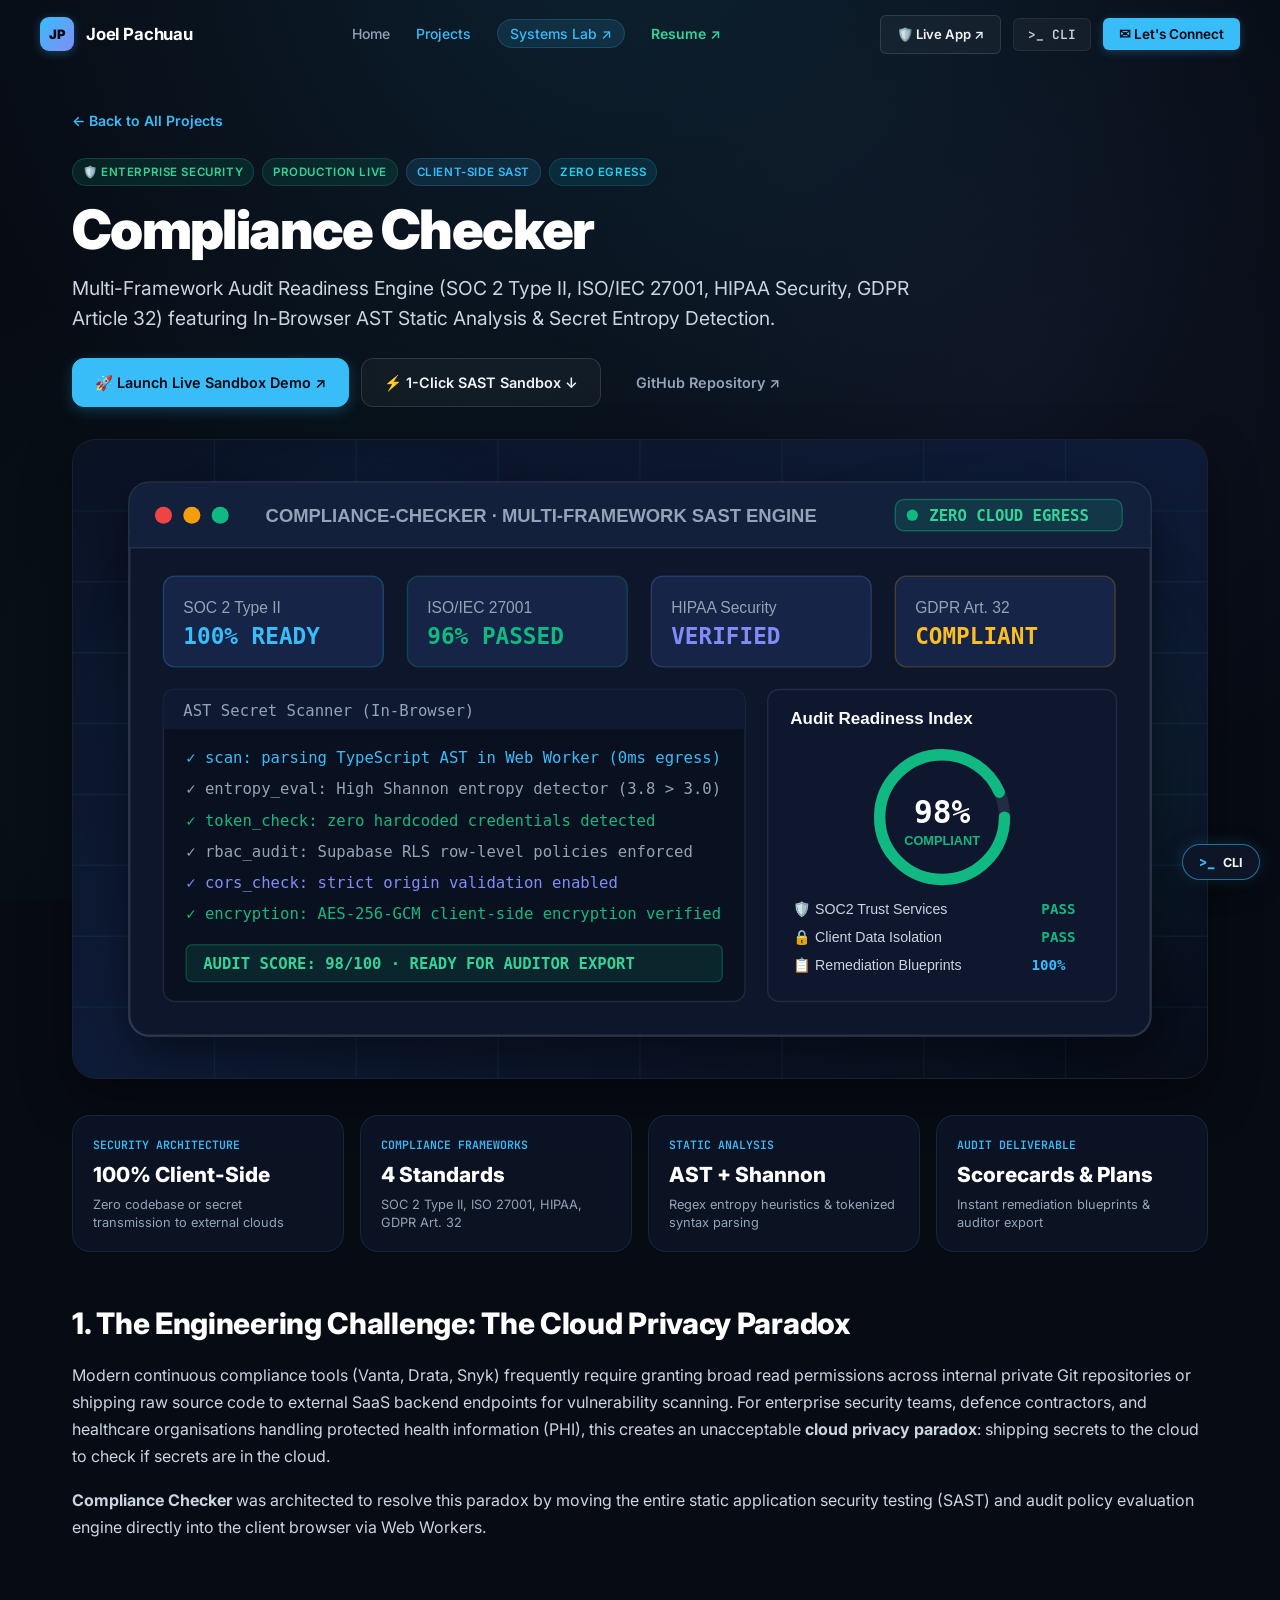
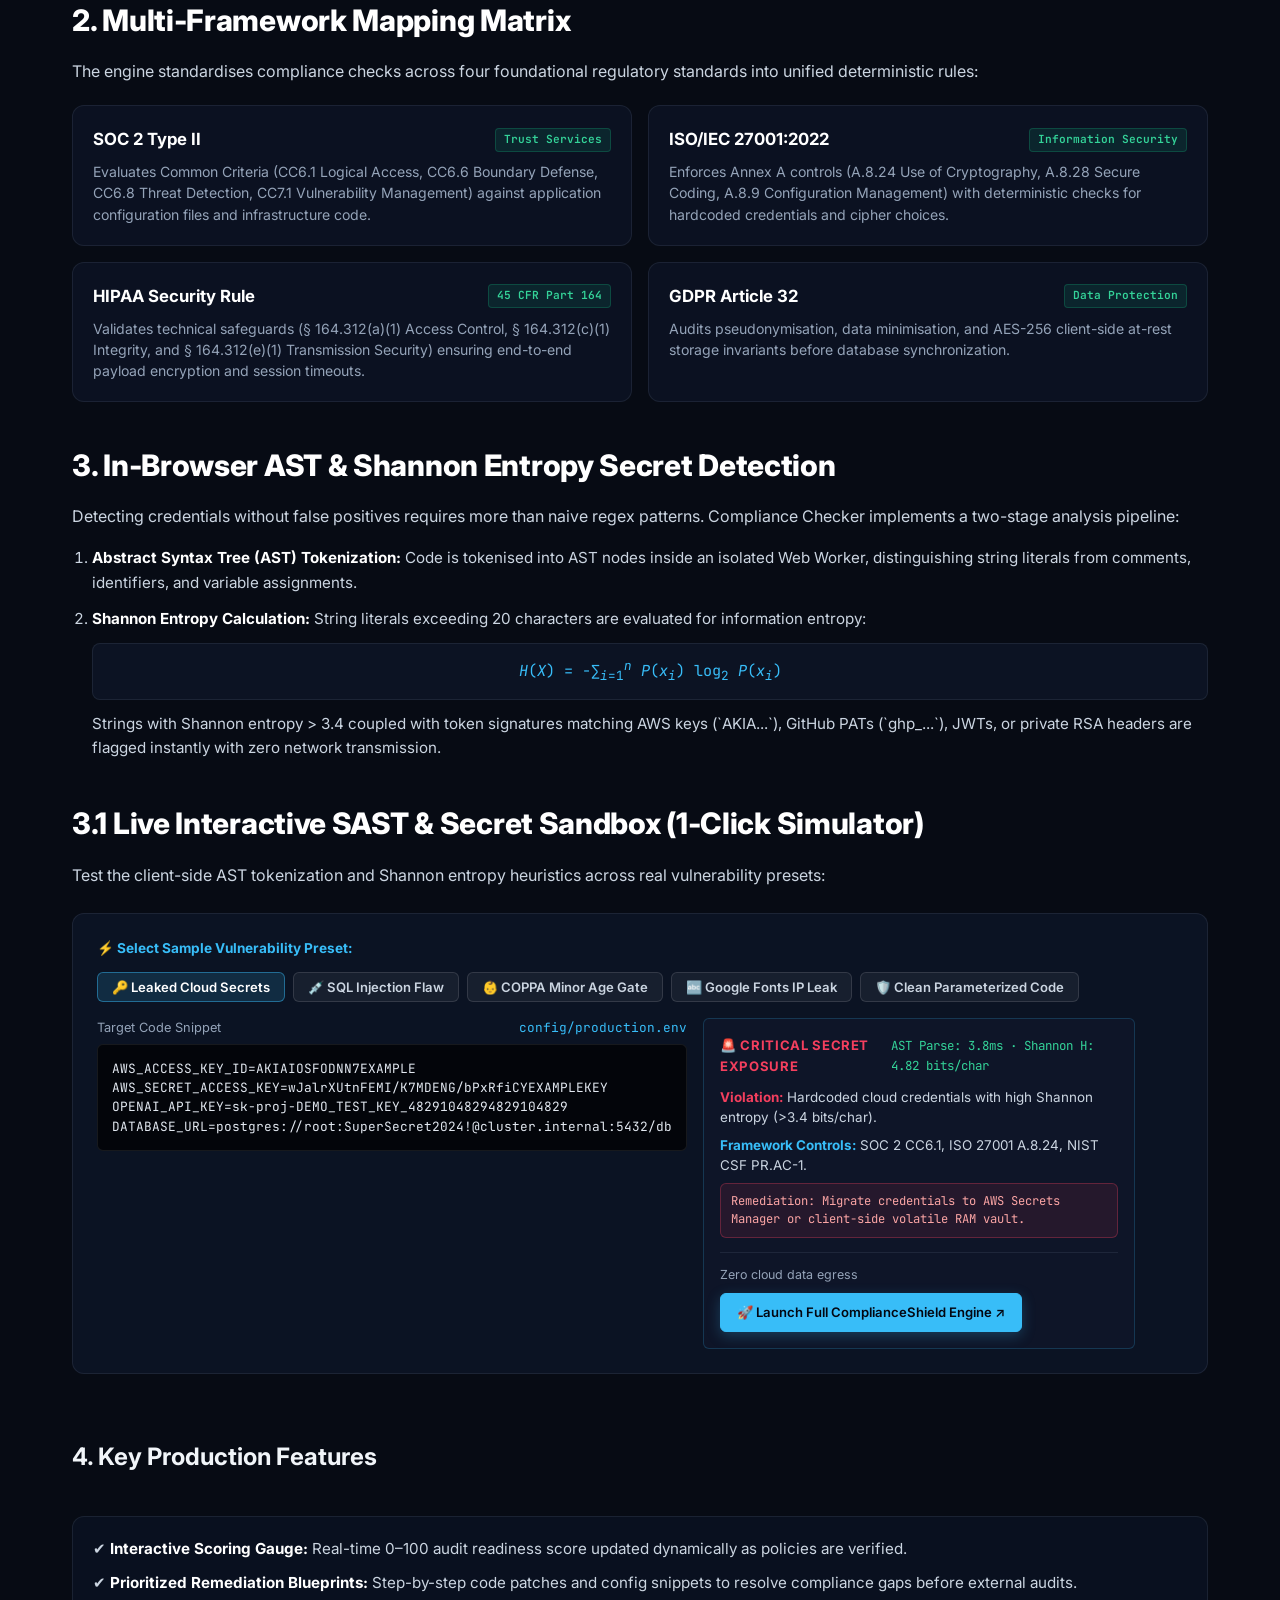
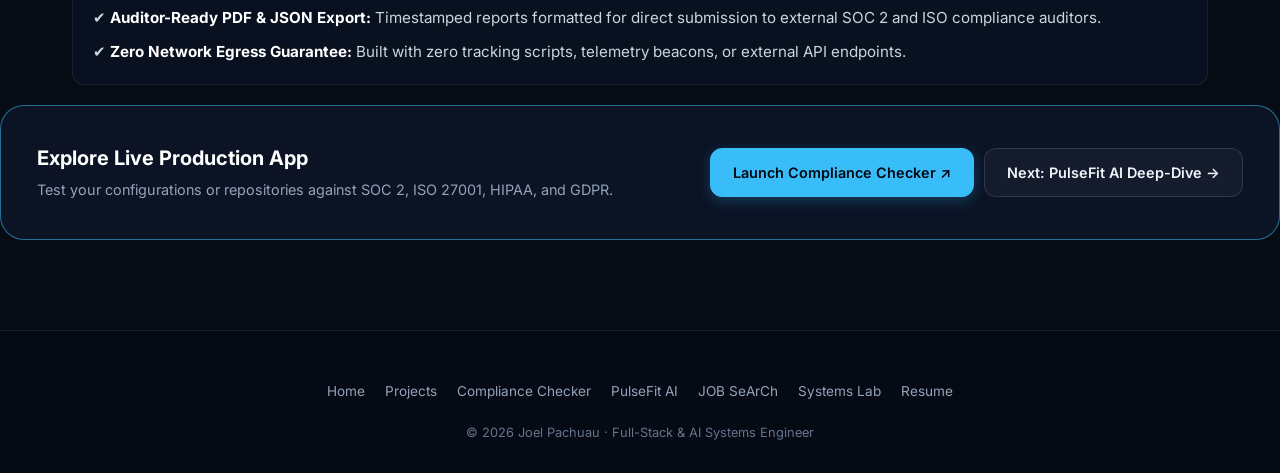
<file: project-compliance-checker.html>
<!DOCTYPE html>
<html lang="en">
<head>
  <meta charset="UTF-8">
  <meta name="viewport" content="width=device-width, initial-scale=1.0, viewport-fit=cover">
  <title>Compliance Checker — System Architecture Case Study | Joel Pachuau</title>
  <meta name="description" content="Technical deep-dive on Compliance Checker: Multi-Framework Audit Readiness Engine (SOC 2, ISO 27001, HIPAA, GDPR) with Client-Side SAST & Zero Cloud Egress.">
  <link rel="canonical" href="https://joelaah.github.io/project-compliance-checker.html">
  <meta property="og:type" content="article">
  <meta property="og:site_name" content="Joel Pachuau Portfolio">
  <meta property="og:url" content="https://joelaah.github.io/project-compliance-checker.html">
  <meta property="og:title" content="Compliance Checker — System Architecture Case Study | Joel Pachuau">
  <meta property="og:description" content="Technical deep-dive on Compliance Checker: Multi-Framework Audit Readiness Engine (SOC 2, ISO 27001, HIPAA, GDPR) with Client-Side SAST &amp; Zero Cloud Egress.">
  <meta property="og:image" content="https://joelaah.github.io/assets/hero_dashboard.jpg">
  <meta name="twitter:card" content="summary_large_image">
  <meta name="twitter:title" content="Compliance Checker — System Architecture Case Study | Joel Pachuau">
  <meta name="twitter:description" content="Technical deep-dive on Compliance Checker: Multi-Framework Audit Readiness Engine (SOC 2, ISO 27001, HIPAA, GDPR) with Client-Side SAST &amp; Zero Cloud Egress.">
  <meta name="twitter:image" content="https://joelaah.github.io/assets/hero_dashboard.jpg">
  <link rel="icon" type="image/svg+xml" href="favicon.svg">
  <link rel="stylesheet" href="style.css">
</head>
<body>
  <div id="portfolioSkeleton" class="portfolio-skeleton-bar" aria-hidden="true">
    <div class="portfolio-skeleton-shimmer"></div>
  </div>

  <!-- Navigation -->
  <header class="nav-header">
    <nav class="nav scrolled" id="nav">
      <div class="nav-inner">
        <a href="index.html" class="nav-logo" aria-label="Joel Pachuau Homepage">
          <div class="logo-mark">JP</div>
          <span class="logo-text">Joel Pachuau</span>
        </a>

        <!-- Desktop Navigation Links -->
        <ul class="nav-links" id="desktop-nav-links">
          <li><a href="index.html">Home</a></li>
          <li><a href="projects.html" class="active" style="color:var(--accent);">Projects</a></li>
          <li><a href="interactive_learning_hub.html" target="_blank" class="nav-pill-link">Systems Lab ↗</a></li>
          <li><a href="resume.html" target="_blank" class="nav-resume-link">Resume ↗</a></li>
        </ul>

        <div class="nav-actions">
          <a href="https://joelaah.github.io/compliance-checker/" target="_blank" class="btn btn-outline btn-sm desktop-only">🛡️ Live App ↗</a>
          <button class="nav-cli-btn" id="open-terminal" title="Launch Interactive Developer CLI">>_ CLI</button>
          <button class="nav-cta" id="open-modal">✉ Let's Connect</button>
          <button class="nav-toggle" id="nav-toggle" aria-label="Toggle mobile menu" aria-expanded="false">
            <span class="bar"></span>
            <span class="bar"></span>
            <span class="bar"></span>
          </button>
        </div>
      </div>
    </nav>

    <!-- Mobile Navigation Drawer -->
    <div class="mobile-drawer" id="mobile-drawer" aria-hidden="true">
      <div class="mobile-drawer-inner">
        <div class="mobile-drawer-header">
          <div class="nav-logo">
            <div class="logo-mark">JP</div>
            <span class="logo-text">Navigation</span>
          </div>
          <button class="mobile-drawer-close" id="mobile-drawer-close" aria-label="Close menu">&times;</button>
        </div>
        <ul class="mobile-links">
          <li><a href="index.html" class="mobile-link"><span class="link-icon">🏠</span> Home</a></li>
          <li><a href="projects.html" class="mobile-link"><span class="link-icon">⚡</span> All Projects &amp; Case Studies</a></li>
          <li><a href="project-compliance-checker.html" class="mobile-link highlight"><span class="link-icon">🛡️</span> Compliance Checker (Current)</a></li>
          <li><a href="project-pulsefit.html" class="mobile-link"><span class="link-icon">⚡</span> PulseFit AI</a></li>
          <li><a href="project-job-search.html" class="mobile-link"><span class="link-icon">🎯</span> JOB SeArCh</a></li>
          <li><a href="interactive_learning_hub.html" target="_blank" class="mobile-link highlight"><span class="link-icon">🕹️</span> Systems Lab (104 Q&amp;As) ↗</a></li>
          <li><a href="resume.html" target="_blank" class="mobile-link highlight"><span class="link-icon">📄</span> Resume ↗</a></li>
        </ul>
        <div class="mobile-drawer-footer">
          <button class="btn btn-outline" id="mobile-terminal-btn">>_ Developer CLI</button>
          <button class="btn btn-primary" id="mobile-connect-btn">✉ Contact Joel</button>
        </div>
      </div>
    </div>
  </header>

  <!-- Project Header -->
  <main class="project-detail-page">
    <div class="container">
      
      <!-- Breadcrumb / Back Link -->
      <div class="project-back-wrap">
        <a href="projects.html" class="back-link">← Back to All Projects</a>
      </div>

      <header class="project-detail-header">
        <div class="proj-badge-wrap">
          <span class="badge badge-security">🛡️ Enterprise Security</span>
          <span class="badge badge-green">Production Live</span>
          <span class="badge badge-accent">Client-Side SAST</span>
          <span class="badge badge-cyan">Zero Egress</span>
        </div>
        <h1 class="project-detail-title">Compliance Checker</h1>
        <p class="project-detail-tagline">
          Multi-Framework Audit Readiness Engine (SOC 2 Type II, ISO/IEC 27001, HIPAA Security, GDPR Article 32) featuring In-Browser AST Static Analysis &amp; Secret Entropy Detection.
        </p>

        <div class="project-detail-actions">
          <a href="https://joelaah.github.io/compliance-checker/" target="_blank" class="btn btn-primary">🚀 Launch Live Sandbox Demo ↗</a>
          <a href="#interactive-sast-demo" class="btn btn-outline">⚡ 1-Click SAST Sandbox ↓</a>
          <a href="https://github.com/joelaah/compliance-checker" target="_blank" class="btn btn-ghost">GitHub Repository ↗</a>
        </div>
      </header>

      <!-- Featured Visual Preview -->
      <div class="project-hero-media spotlight-card">
        <img src="assets/compliance_preview.svg" alt="Compliance Checker Dashboard and Architecture" class="detail-hero-img" />
      </div>

      <!-- Core Specs Bento Strip -->
      <section class="project-specs-grid">
        <div class="spec-card spotlight-card">
          <span class="spec-label">Security Architecture</span>
          <span class="spec-val">100% Client-Side</span>
          <span class="spec-desc">Zero codebase or secret transmission to external clouds</span>
        </div>
        <div class="spec-card spotlight-card">
          <span class="spec-label">Compliance Frameworks</span>
          <span class="spec-val">4 Standards</span>
          <span class="spec-desc">SOC 2 Type II, ISO 27001, HIPAA, GDPR Art. 32</span>
        </div>
        <div class="spec-card spotlight-card">
          <span class="spec-label">Static Analysis</span>
          <span class="spec-val">AST + Shannon</span>
          <span class="spec-desc">Regex entropy heuristics &amp; tokenized syntax parsing</span>
        </div>
        <div class="spec-card spotlight-card">
          <span class="spec-label">Audit Deliverable</span>
          <span class="spec-val">Scorecards &amp; Plans</span>
          <span class="spec-desc">Instant remediation blueprints &amp; auditor export</span>
        </div>
      </section>

      <!-- Deep Dive Content -->
      <section class="project-content-body">
        
        <div class="content-block">
          <h2>1. The Engineering Challenge: The Cloud Privacy Paradox</h2>
          <p>
            Modern continuous compliance tools (Vanta, Drata, Snyk) frequently require granting broad read permissions across internal private Git repositories or shipping raw source code to external SaaS backend endpoints for vulnerability scanning. For enterprise security teams, defence contractors, and healthcare organisations handling protected health information (PHI), this creates an unacceptable <strong>cloud privacy paradox</strong>: shipping secrets to the cloud to check if secrets are in the cloud.
          </p>
          <p>
            <strong>Compliance Checker</strong> was architected to resolve this paradox by moving the entire static application security testing (SAST) and audit policy evaluation engine directly into the client browser via Web Workers.
          </p>
        </div>

        <div class="content-block">
          <h2>2. Multi-Framework Mapping Matrix</h2>
          <p>
            The engine standardises compliance checks across four foundational regulatory standards into unified deterministic rules:
          </p>
          <div class="frameworks-grid">
            <div class="framework-card spotlight-card">
              <div class="framework-header">
                <h3>SOC 2 Type II</h3>
                <span class="tag tag-green">Trust Services</span>
              </div>
              <p>Evaluates Common Criteria (CC6.1 Logical Access, CC6.6 Boundary Defense, CC6.8 Threat Detection, CC7.1 Vulnerability Management) against application configuration files and infrastructure code.</p>
            </div>
            <div class="framework-card spotlight-card">
              <div class="framework-header">
                <h3>ISO/IEC 27001:2022</h3>
                <span class="tag tag-green">Information Security</span>
              </div>
              <p>Enforces Annex A controls (A.8.24 Use of Cryptography, A.8.28 Secure Coding, A.8.9 Configuration Management) with deterministic checks for hardcoded credentials and cipher choices.</p>
            </div>
            <div class="framework-card spotlight-card">
              <div class="framework-header">
                <h3>HIPAA Security Rule</h3>
                <span class="tag tag-green">45 CFR Part 164</span>
              </div>
              <p>Validates technical safeguards (§ 164.312(a)(1) Access Control, § 164.312(c)(1) Integrity, and § 164.312(e)(1) Transmission Security) ensuring end-to-end payload encryption and session timeouts.</p>
            </div>
            <div class="framework-card spotlight-card">
              <div class="framework-header">
                <h3>GDPR Article 32</h3>
                <span class="tag tag-green">Data Protection</span>
              </div>
              <p>Audits pseudonymisation, data minimisation, and AES-256 client-side at-rest storage invariants before database synchronization.</p>
            </div>
          </div>
        </div>

        <div class="content-block">
          <h2>3. In-Browser AST &amp; Shannon Entropy Secret Detection</h2>
          <p>
            Detecting credentials without false positives requires more than naive regex patterns. Compliance Checker implements a two-stage analysis pipeline:
          </p>
          <ol class="deep-list">
            <li>
              <strong>Abstract Syntax Tree (AST) Tokenization:</strong> Code is tokenised into AST nodes inside an isolated Web Worker, distinguishing string literals from comments, identifiers, and variable assignments.
            </li>
            <li>
              <strong>Shannon Entropy Calculation:</strong> String literals exceeding 20 characters are evaluated for information entropy:
              <div style="margin: 12px 0; padding: 12px 16px; background: rgba(15, 23, 42, 0.7); border: 1px solid var(--border); border-radius: 8px; font-family: var(--mono); font-size: 0.95rem; color: var(--accent); text-align: center;" role="math" aria-label="H(X) equals negative sum from i equals 1 to n of P(x_i) log base 2 of P(x_i)"><i>H</i>(<i>X</i>) = &minus;&sum;<sub><i>i</i>=1</sub><sup><i>n</i></sup> <i>P</i>(<i>x<sub>i</sub></i>) log<sub>2</sub> <i>P</i>(<i>x<sub>i</sub></i>)</div>
              Strings with Shannon entropy &gt; 3.4 coupled with token signatures matching AWS keys (`AKIA...`), GitHub PATs (`ghp_...`), JWTs, or private RSA headers are flagged instantly with zero network transmission.
            </li>
          </ol>
        </div>

        <!-- Interactive Live SAST & Secret Sandbox -->
        <div class="content-block" id="interactive-sast-demo">
          <h2>3.1 Live Interactive SAST &amp; Secret Sandbox (1-Click Simulator)</h2>
          <p>Test the client-side AST tokenization and Shannon entropy heuristics across real vulnerability presets:</p>

          <div class="inline-sandbox-widget spotlight-card">
            <div class="inline-sandbox-header">
              <span style="font-size: 0.85rem; font-weight: 700; color: var(--accent);">⚡ Select Sample Vulnerability Preset:</span>
              <div class="sandbox-pill-group" id="sast-sim-tabs">
                <button class="sandbox-pill-btn active" data-sast="secrets" type="button">🔑 Leaked Cloud Secrets</button>
                <button class="sandbox-pill-btn" data-sast="sqli" type="button">💉 SQL Injection Flaw</button>
                <button class="sandbox-pill-btn" data-sast="coppa" type="button">👶 COPPA Minor Age Gate</button>
                <button class="sandbox-pill-btn" data-sast="fonts" type="button">🔤 Google Fonts IP Leak</button>
                <button class="sandbox-pill-btn" data-sast="secure" type="button">🛡️ Clean Parameterized Code</button>
              </div>
            </div>

            <div class="sandbox-output-grid">
              <div>
                <div style="display: flex; justify-content: space-between; margin-bottom: 6px; font-size: 0.8rem; color: var(--text-3);">
                  <span>Target Code Snippet</span>
                  <span id="sast-filename" style="color: var(--accent); font-family: var(--mono);">auth_config.env</span>
                </div>
                <pre class="sandbox-code-box" id="sast-code-display"></pre>
              </div>
              <div class="sandbox-results-box">
                <div>
                  <div style="display: flex; justify-content: space-between; align-items: center; margin-bottom: 10px;">
                    <span style="font-size: 0.82rem; font-weight: 700; text-transform: uppercase; letter-spacing: 0.05em;" id="sast-status-badge">🚨 VULNERABILITY DETECTED</span>
                    <span style="font-size: 0.78rem; font-family: var(--mono); color: var(--green-bright);" id="sast-latency">AST Parse: 4.2ms</span>
                  </div>
                  <div id="sast-details" style="font-size: 0.84rem; line-height: 1.5; color: var(--text-2);"></div>
                </div>
                <div style="margin-top: 14px; padding-top: 12px; border-top: 1px solid var(--border); display: flex; justify-content: space-between; align-items: center; flex-wrap: wrap; gap: 8px;">
                  <span style="font-size: 0.78rem; color: var(--text-3);">Zero cloud data egress</span>
                  <a href="https://joelaah.github.io/compliance-checker/" target="_blank" class="btn btn-sm btn-primary">🚀 Launch Full ComplianceShield Engine ↗</a>
                </div>
              </div>
            </div>
          </div>
        </div>
          <h2>4. Key Production Features</h2>
          <ul class="features-checklist">
            <li>✔ <strong>Interactive Scoring Gauge:</strong> Real-time 0–100 audit readiness score updated dynamically as policies are verified.</li>
            <li>✔ <strong>Prioritized Remediation Blueprints:</strong> Step-by-step code patches and config snippets to resolve compliance gaps before external audits.</li>
            <li>✔ <strong>Auditor-Ready PDF &amp; JSON Export:</strong> Timestamped reports formatted for direct submission to external SOC 2 and ISO compliance auditors.</li>
            <li>✔ <strong>Zero Network Egress Guarantee:</strong> Built with zero tracking scripts, telemetry beacons, or external API endpoints.</li>
          </ul>
        </div>

        <div class="content-block project-next-banner spotlight-card">
          <div class="next-banner-inner">
            <div>
              <h3>Explore Live Production App</h3>
              <p>Test your configurations or repositories against SOC 2, ISO 27001, HIPAA, and GDPR.</p>
            </div>
            <div class="next-banner-actions">
              <a href="https://joelaah.github.io/compliance-checker/" target="_blank" class="btn btn-primary">Launch Compliance Checker ↗</a>
              <a href="project-pulsefit.html" class="btn btn-outline">Next: PulseFit AI Deep-Dive →</a>
            </div>
          </div>
        </div>

      </section>
    </div>
  </main>

  <!-- Footer -->
  <footer class="footer">
    <div class="container footer-inner">
      <div class="footer-links">
        <a href="index.html">Home</a>
        <a href="projects.html">Projects</a>
        <a href="project-compliance-checker.html">Compliance Checker</a>
        <a href="project-pulsefit.html">PulseFit AI</a>
        <a href="project-job-search.html">JOB SeArCh</a>
        <a href="interactive_learning_hub.html" target="_blank">Systems Lab</a>
        <a href="resume.html" target="_blank">Resume</a>
      </div>
      <p class="footer-copy">&copy; 2026 Joel Pachuau · Full-Stack &amp; AI Systems Engineer</p>
    </div>
  </footer>

  <!-- Let's Connect Modal -->
  <div class="modal-overlay" id="modal" aria-hidden="true">
    <div class="modal-box">
      <div class="modal-header">
        <div class="modal-title-wrap">
          <div class="modal-icon">✉</div>
          <div>
            <h3 class="modal-title">Initiate Contact</h3>
            <p class="modal-sub">Direct channels to Joel Pachuau</p>
          </div>
        </div>
        <button class="modal-close-btn" id="modal-close" aria-label="Close modal">&times;</button>
      </div>
      <div class="modal-content">
        <a href="mailto:joelapachuau64@gmail.com" class="modal-link">
          <span class="modal-link-icon">✉</span>
          <div>
            <div class="modal-link-title">Primary Direct Email</div>
            <div class="modal-link-sub">joelapachuau64@gmail.com</div>
          </div>
        </a>
        <a href="https://github.com/joelaah" target="_blank" class="modal-link">
          <span class="modal-link-icon">💻</span>
          <div>
            <div class="modal-link-title">GitHub Profile</div>
            <div class="modal-link-sub">github.com/joelaah</div>
          </div>
        </a>
        <a href="resume.html" target="_blank" class="modal-link">
          <span class="modal-link-icon">📄</span>
          <div>
            <div class="modal-link-title">Interactive Resume</div>
            <div class="modal-link-sub">View Resume (HTML &amp; Print)</div>
          </div>
        </a>
      </div>
    </div>
  </div>

  <!-- Terminal CLI -->
  <div class="terminal-overlay" id="terminal-overlay" aria-hidden="true">
    <div class="terminal-window">
      <div class="terminal-header">
        <div class="terminal-dots">
          <span class="dot-btn red" id="term-close"></span>
          <span class="dot-btn yellow" id="term-min"></span>
          <span class="dot-btn green" id="term-max"></span>
        </div>
        <div class="terminal-title">joel@systems-node:~ (zsh)</div>
      </div>
      <div class="terminal-body" id="term-body">
        <div class="term-line welcome">
          <span class="term-cyan">Joel Pachuau — Systems CLI [v2.5.0]</span><br>
          <span class="term-dim">Type 'help', 'projects', or 'compliance'.</span>
        </div>
      </div>
      <div class="terminal-input-row">
        <span class="term-prompt">joel@prod:~$</span>
        <input type="text" id="term-input" class="term-input" placeholder="type a command..." autocomplete="off" />
      </div>
    </div>
  </div>

  <button class="floating-cli-pill" id="floating-cli" title="Launch Interactive Developer CLI">
    <span class="cli-icon">>_</span>
    <span class="cli-label">CLI</span>
  </button>

  <script src="app.js"></script>
</body>
</html>
</file>
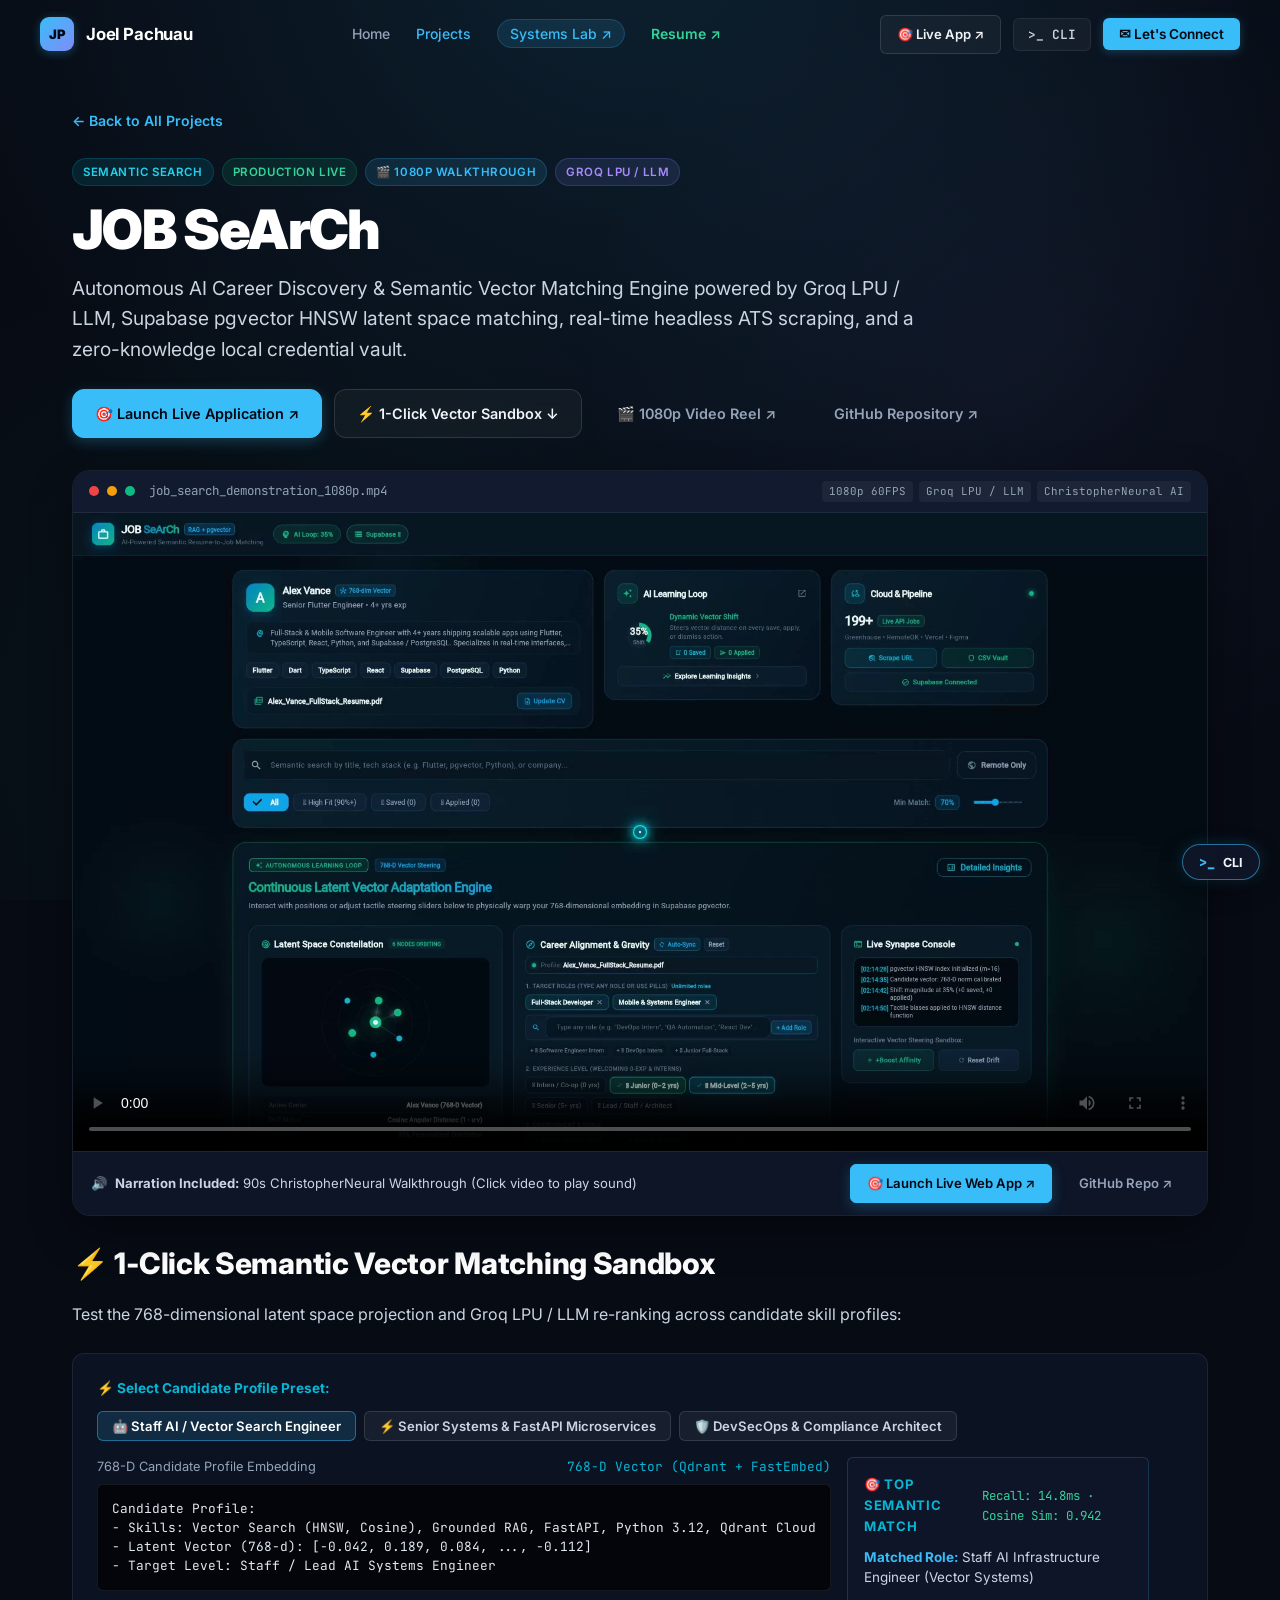
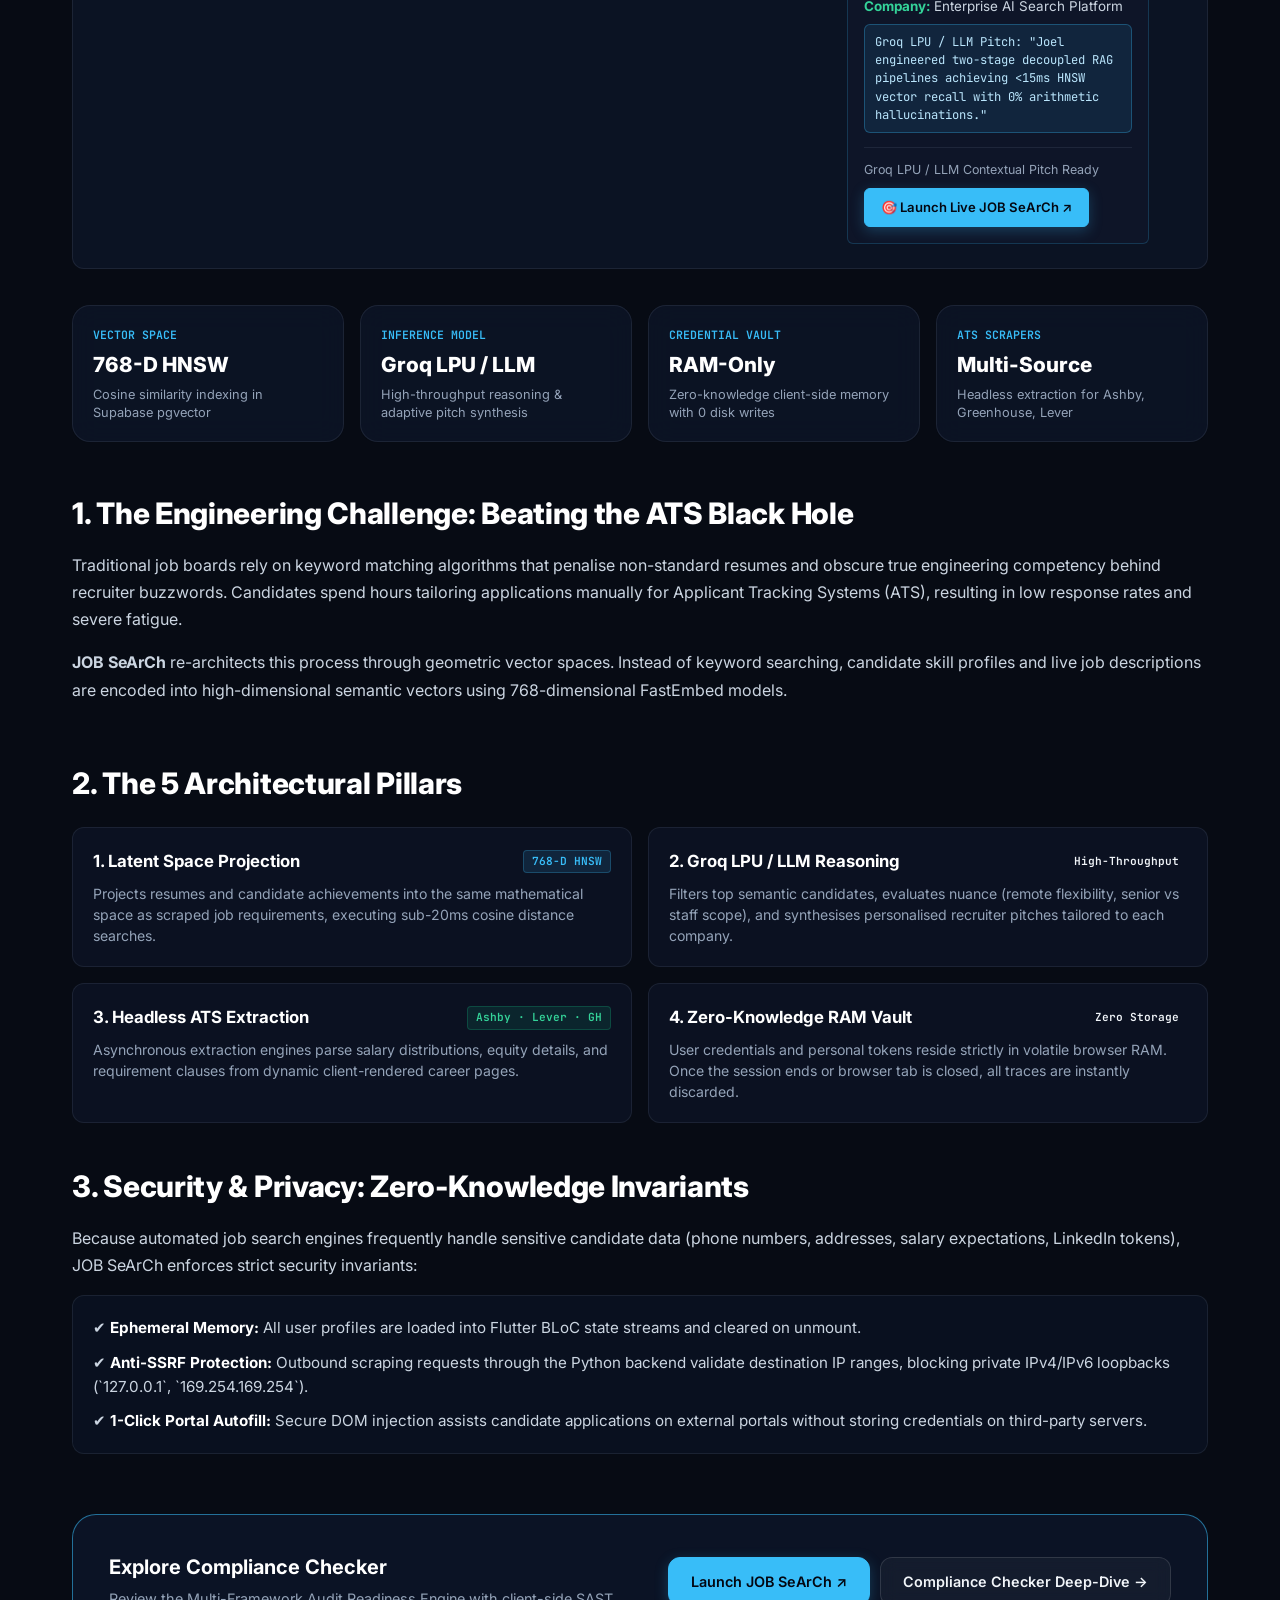
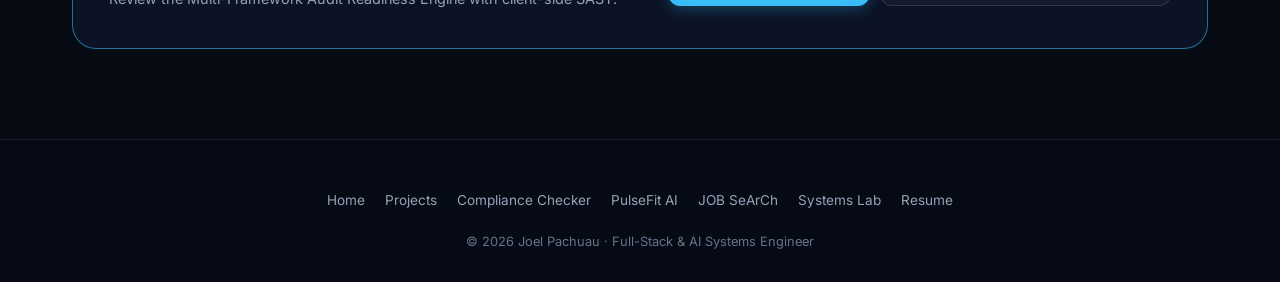
<file: project-job-search.html>
<!DOCTYPE html>
<html lang="en">
<head>
  <meta charset="UTF-8">
  <meta name="viewport" content="width=device-width, initial-scale=1.0, viewport-fit=cover">
  <title>JOB SeArCh — Autonomous Career Discovery Architecture | Joel Pachuau</title>
  <meta name="description" content="Technical deep-dive on JOB SeArCh: Autonomous AI Career Discovery & Semantic Vector Matching Engine powered by Groq LPU / LLM, Supabase pgvector (768d), and a Zero-Knowledge RAM Vault.">
  <link rel="canonical" href="https://joelaah.github.io/project-job-search.html">
  <meta property="og:type" content="article">
  <meta property="og:site_name" content="Joel Pachuau Portfolio">
  <meta property="og:url" content="https://joelaah.github.io/project-job-search.html">
  <meta property="og:title" content="JOB SeArCh — Autonomous Career Discovery Architecture | Joel Pachuau">
  <meta property="og:description" content="Technical deep-dive on JOB SeArCh: Autonomous AI Career Discovery &amp; Semantic Vector Matching Engine powered by Groq LPU / LLM, Supabase pgvector (768d), and a Zero-Knowledge RAM Vault.">
  <meta property="og:image" content="https://joelaah.github.io/assets/hero_dashboard.jpg">
  <meta name="twitter:card" content="summary_large_image">
  <meta name="twitter:title" content="JOB SeArCh — Autonomous Career Discovery Architecture | Joel Pachuau">
  <meta name="twitter:description" content="Technical deep-dive on JOB SeArCh: Autonomous AI Career Discovery &amp; Semantic Vector Matching Engine powered by Groq LPU / LLM, Supabase pgvector (768d), and a Zero-Knowledge RAM Vault.">
  <meta name="twitter:image" content="https://joelaah.github.io/assets/hero_dashboard.jpg">
  <link rel="icon" type="image/svg+xml" href="favicon.svg">
  <link rel="stylesheet" href="style.css">
</head>
<body>
  <div id="portfolioSkeleton" class="portfolio-skeleton-bar" aria-hidden="true">
    <div class="portfolio-skeleton-shimmer"></div>
  </div>

  <!-- Navigation -->
  <header class="nav-header">
    <nav class="nav scrolled" id="nav">
      <div class="nav-inner">
        <a href="index.html" class="nav-logo" aria-label="Joel Pachuau Homepage">
          <div class="logo-mark">JP</div>
          <span class="logo-text">Joel Pachuau</span>
        </a>

        <!-- Desktop Navigation Links -->
        <ul class="nav-links" id="desktop-nav-links">
          <li><a href="index.html">Home</a></li>
          <li><a href="projects.html" class="active" style="color:var(--accent);">Projects</a></li>
          <li><a href="interactive_learning_hub.html" target="_blank" class="nav-pill-link">Systems Lab ↗</a></li>
          <li><a href="resume.html" target="_blank" class="nav-resume-link">Resume ↗</a></li>
        </ul>

        <div class="nav-actions">
          <a href="https://joelaah.github.io/Job-Searcher/" target="_blank" class="btn btn-outline btn-sm desktop-only">🎯 Live App ↗</a>
          <button class="nav-cli-btn" id="open-terminal" title="Launch Interactive Developer CLI">>_ CLI</button>
          <button class="nav-cta" id="open-modal">✉ Let's Connect</button>
          <button class="nav-toggle" id="nav-toggle" aria-label="Toggle mobile menu" aria-expanded="false">
            <span class="bar"></span>
            <span class="bar"></span>
            <span class="bar"></span>
          </button>
        </div>
      </div>
    </nav>

    <!-- Mobile Navigation Drawer -->
    <div class="mobile-drawer" id="mobile-drawer" aria-hidden="true">
      <div class="mobile-drawer-inner">
        <div class="mobile-drawer-header">
          <div class="nav-logo">
            <div class="logo-mark">JP</div>
            <span class="logo-text">Navigation</span>
          </div>
          <button class="mobile-drawer-close" id="mobile-drawer-close" aria-label="Close menu">&times;</button>
        </div>
        <ul class="mobile-links">
          <li><a href="index.html" class="mobile-link"><span class="link-icon">🏠</span> Home</a></li>
          <li><a href="projects.html" class="mobile-link"><span class="link-icon">⚡</span> All Projects &amp; Case Studies</a></li>
          <li><a href="project-compliance-checker.html" class="mobile-link"><span class="link-icon">🛡️</span> Compliance Checker</a></li>
          <li><a href="project-pulsefit.html" class="mobile-link"><span class="link-icon">⚡</span> PulseFit AI</a></li>
          <li><a href="project-job-search.html" class="mobile-link highlight"><span class="link-icon">🎯</span> JOB SeArCh (Current)</a></li>
          <li><a href="interactive_learning_hub.html" target="_blank" class="mobile-link highlight"><span class="link-icon">🕹️</span> Systems Lab (104 Q&amp;As) ↗</a></li>
          <li><a href="resume.html" target="_blank" class="mobile-link highlight"><span class="link-icon">📄</span> Resume ↗</a></li>
        </ul>
        <div class="mobile-drawer-footer">
          <button class="btn btn-outline" id="mobile-terminal-btn">>_ Developer CLI</button>
          <button class="btn btn-primary" id="mobile-connect-btn">✉ Contact Joel</button>
        </div>
      </div>
    </div>
  </header>

  <main class="project-detail-page">
    <div class="container">
      
      <!-- Back Link -->
      <div class="project-back-wrap">
        <a href="projects.html" class="back-link">← Back to All Projects</a>
      </div>

      <header class="project-detail-header">
        <div class="proj-badge-wrap">
          <span class="badge badge-cyan">Semantic Search</span>
          <span class="badge badge-green">Production Live</span>
          <span class="badge badge-accent">🎬 1080p Walkthrough</span>
          <span class="badge badge-purple">Groq LPU / LLM</span>
        </div>
        <h1 class="project-detail-title">JOB SeArCh</h1>
        <p class="project-detail-tagline">
          Autonomous AI Career Discovery &amp; Semantic Vector Matching Engine powered by Groq LPU / LLM, Supabase pgvector HNSW latent space matching, real-time headless ATS scraping, and a zero-knowledge local credential vault.
        </p>

        <div class="project-detail-actions">
          <a href="https://joelaah.github.io/Job-Searcher/" target="_blank" class="btn btn-primary">🎯 Launch Live Application ↗</a>
          <a href="#job-search-sandbox" class="btn btn-outline">⚡ 1-Click Vector Sandbox ↓</a>
          <a href="assets/demo_reel.mp4" target="_blank" class="btn btn-ghost">🎬 1080p Video Reel ↗</a>
          <a href="https://github.com/joelaah/Job-Searcher" target="_blank" class="btn btn-ghost">GitHub Repository ↗</a>
        </div>
      </header>

      <!-- Video Player Spotlight -->
      <div class="spotlight-player-wrap spotlight-card" style="margin-bottom: 24px;">
        <div class="spotlight-player-bar">
          <div class="player-bar-left">
            <span class="player-dot red"></span>
            <span class="player-dot yellow"></span>
            <span class="player-dot green"></span>
            <span class="player-title">job_search_demonstration_1080p.mp4</span>
          </div>
          <div class="player-bar-right">
            <span class="player-tag">1080p 60FPS</span>
            <span class="player-tag">Groq LPU / LLM</span>
            <span class="player-tag">ChristopherNeural AI</span>
          </div>
        </div>
        <div class="video-aspect-container">
          <video class="spotlight-video" controls poster="assets/hero_dashboard.jpg" preload="metadata">
            <source src="assets/demo_reel.mp4" type="video/mp4">
            Your browser does not support the video tag.
          </video>
        </div>
        <div class="spotlight-player-footer">
          <div class="spotlight-audio-pill">
            <span class="audio-icon">🔊</span>
            <span class="audio-text"><strong>Narration Included:</strong> 90s ChristopherNeural Walkthrough (Click video to play sound)</span>
          </div>
          <div class="spotlight-actions">
            <a href="https://joelaah.github.io/Job-Searcher/" target="_blank" class="btn btn-primary btn-sm">🎯 Launch Live Web App ↗</a>
            <a href="https://github.com/joelaah/Job-Searcher" target="_blank" class="btn btn-ghost btn-sm">GitHub Repo ↗</a>
          </div>
        </div>
      </div>

      <!-- Interactive 768-D Latent Matching Sandbox -->
      <div class="content-block" id="job-search-sandbox" style="margin-bottom: 36px;">
        <h2>⚡ 1-Click Semantic Vector Matching Sandbox</h2>
        <p>Test the 768-dimensional latent space projection and Groq LPU / LLM re-ranking across candidate skill profiles:</p>

        <div class="inline-sandbox-widget spotlight-card">
          <div class="inline-sandbox-header">
            <span style="font-size: 0.85rem; font-weight: 700; color: var(--accent-cyan);">⚡ Select Candidate Profile Preset:</span>
            <div class="sandbox-pill-group" id="vector-sim-tabs">
              <button class="sandbox-pill-btn active" data-vector="ai_eng" type="button">🤖 Staff AI / Vector Search Engineer</button>
              <button class="sandbox-pill-btn" data-vector="backend" type="button">⚡ Senior Systems &amp; FastAPI Microservices</button>
              <button class="sandbox-pill-btn" data-vector="security" type="button">🛡️ DevSecOps &amp; Compliance Architect</button>
            </div>
          </div>

          <div class="sandbox-output-grid">
            <div>
              <div style="display: flex; justify-content: space-between; margin-bottom: 6px; font-size: 0.8rem; color: var(--text-3);">
                <span>768-D Candidate Profile Embedding</span>
                <span id="vector-profile-tag" style="color: var(--accent-cyan); font-family: var(--mono);">pgvector HNSW</span>
              </div>
              <pre class="sandbox-code-box" id="vector-profile-display"></pre>
            </div>
            <div class="sandbox-results-box">
              <div>
                <div style="display: flex; justify-content: space-between; align-items: center; margin-bottom: 10px;">
                  <span style="font-size: 0.82rem; font-weight: 700; text-transform: uppercase; letter-spacing: 0.05em; color: var(--accent-cyan);">🎯 TOP SEMANTIC MATCH</span>
                  <span style="font-size: 0.78rem; font-family: var(--mono); color: var(--green-bright);" id="vector-latency">Recall: 14.8ms</span>
                </div>
                <div id="vector-match-details" style="font-size: 0.84rem; line-height: 1.5; color: var(--text-2);"></div>
              </div>
              <div style="margin-top: 14px; padding-top: 12px; border-top: 1px solid var(--border); display: flex; justify-content: space-between; align-items: center; flex-wrap: wrap; gap: 8px;">
                <span style="font-size: 0.78rem; color: var(--text-3);">Groq LPU / LLM Contextual Pitch Ready</span>
                <a href="https://joelaah.github.io/Job-Searcher/" target="_blank" class="btn btn-sm btn-primary">🎯 Launch Live JOB SeArCh ↗</a>
              </div>
            </div>
          </div>
        </div>
      </div>

      <!-- Specs Bento Strip -->
      <section class="project-specs-grid">
        <div class="spec-card spotlight-card">
          <span class="spec-label">Vector Space</span>
          <span class="spec-val">768-D HNSW</span>
          <span class="spec-desc">Cosine similarity indexing in Supabase pgvector</span>
        </div>
        <div class="spec-card spotlight-card">
          <span class="spec-label">Inference Model</span>
          <span class="spec-val">Groq LPU / LLM</span>
          <span class="spec-desc">High-throughput reasoning &amp; adaptive pitch synthesis</span>
        </div>
        <div class="spec-card spotlight-card">
          <span class="spec-label">Credential Vault</span>
          <span class="spec-val">RAM-Only</span>
          <span class="spec-desc">Zero-knowledge client-side memory with 0 disk writes</span>
        </div>
        <div class="spec-card spotlight-card">
          <span class="spec-label">ATS Scrapers</span>
          <span class="spec-val">Multi-Source</span>
          <span class="spec-desc">Headless extraction for Ashby, Greenhouse, Lever</span>
        </div>
      </section>

      <!-- Content Body -->
      <section class="project-content-body">
        
        <div class="content-block">
          <h2>1. The Engineering Challenge: Beating the ATS Black Hole</h2>
          <p>
            Traditional job boards rely on keyword matching algorithms that penalise non-standard resumes and obscure true engineering competency behind recruiter buzzwords. Candidates spend hours tailoring applications manually for Applicant Tracking Systems (ATS), resulting in low response rates and severe fatigue.
          </p>
          <p>
            <strong>JOB SeArCh</strong> re-architects this process through geometric vector spaces. Instead of keyword searching, candidate skill profiles and live job descriptions are encoded into high-dimensional semantic vectors using 768-dimensional FastEmbed models.
          </p>
        </div>

        <div class="content-block">
          <h2>2. The 5 Architectural Pillars</h2>
          <div class="frameworks-grid">
            <div class="framework-card spotlight-card">
              <div class="framework-header">
                <h3>1. Latent Space Projection</h3>
                <span class="tag tag-accent">768-D HNSW</span>
              </div>
              <p>Projects resumes and candidate achievements into the same mathematical space as scraped job requirements, executing sub-20ms cosine distance searches.</p>
            </div>
            <div class="framework-card spotlight-card">
              <div class="framework-header">
                <h3>2. Groq LPU / LLM Reasoning</h3>
                <span class="tag tag-purple">High-Throughput</span>
              </div>
              <p>Filters top semantic candidates, evaluates nuance (remote flexibility, senior vs staff scope), and synthesises personalised recruiter pitches tailored to each company.</p>
            </div>
            <div class="framework-card spotlight-card">
              <div class="framework-header">
                <h3>3. Headless ATS Extraction</h3>
                <span class="tag tag-green">Ashby · Lever · GH</span>
              </div>
              <p>Asynchronous extraction engines parse salary distributions, equity details, and requirement clauses from dynamic client-rendered career pages.</p>
            </div>
            <div class="framework-card spotlight-card">
              <div class="framework-header">
                <h3>4. Zero-Knowledge RAM Vault</h3>
                <span class="tag tag-security">Zero Storage</span>
              </div>
              <p>User credentials and personal tokens reside strictly in volatile browser RAM. Once the session ends or browser tab is closed, all traces are instantly discarded.</p>
            </div>
          </div>
        </div>

        <div class="content-block">
          <h2>3. Security &amp; Privacy: Zero-Knowledge Invariants</h2>
          <p>
            Because automated job search engines frequently handle sensitive candidate data (phone numbers, addresses, salary expectations, LinkedIn tokens), JOB SeArCh enforces strict security invariants:
          </p>
          <ul class="features-checklist">
            <li>✔ <strong>Ephemeral Memory:</strong> All user profiles are loaded into Flutter BLoC state streams and cleared on unmount.</li>
            <li>✔ <strong>Anti-SSRF Protection:</strong> Outbound scraping requests through the Python backend validate destination IP ranges, blocking private IPv4/IPv6 loopbacks (`127.0.0.1`, `169.254.169.254`).</li>
            <li>✔ <strong>1-Click Portal Autofill:</strong> Secure DOM injection assists candidate applications on external portals without storing credentials on third-party servers.</li>
          </ul>
        </div>

        <div class="content-block project-next-banner spotlight-card">
          <div class="next-banner-inner">
            <div>
              <h3>Explore Compliance Checker</h3>
              <p>Review the Multi-Framework Audit Readiness Engine with client-side SAST.</p>
            </div>
            <div class="next-banner-actions">
              <a href="https://joelaah.github.io/Job-Searcher/" target="_blank" class="btn btn-primary">Launch JOB SeArCh ↗</a>
              <a href="project-compliance-checker.html" class="btn btn-outline">Compliance Checker Deep-Dive →</a>
            </div>
          </div>
        </div>

      </section>
    </div>
  </main>

  <!-- Footer -->
  <footer class="footer">
    <div class="container footer-inner">
      <div class="footer-links">
        <a href="index.html">Home</a>
        <a href="projects.html">Projects</a>
        <a href="project-compliance-checker.html">Compliance Checker</a>
        <a href="project-pulsefit.html">PulseFit AI</a>
        <a href="project-job-search.html">JOB SeArCh</a>
        <a href="interactive_learning_hub.html" target="_blank">Systems Lab</a>
        <a href="resume.html" target="_blank">Resume</a>
      </div>
      <p class="footer-copy">&copy; 2026 Joel Pachuau · Full-Stack &amp; AI Systems Engineer</p>
    </div>
  </footer>

  <!-- Let's Connect Modal -->
  <div class="modal-overlay" id="modal" aria-hidden="true">
    <div class="modal-box">
      <div class="modal-header">
        <div class="modal-title-wrap">
          <div class="modal-icon">✉</div>
          <div>
            <h3 class="modal-title">Initiate Contact</h3>
            <p class="modal-sub">Direct channels to Joel Pachuau</p>
          </div>
        </div>
        <button class="modal-close-btn" id="modal-close" aria-label="Close modal">&times;</button>
      </div>
      <div class="modal-content">
        <a href="mailto:joelapachuau64@gmail.com" class="modal-link">
          <span class="modal-link-icon">✉</span>
          <div>
            <div class="modal-link-title">Primary Direct Email</div>
            <div class="modal-link-sub">joelapachuau64@gmail.com</div>
          </div>
        </a>
        <a href="https://github.com/joelaah" target="_blank" class="modal-link">
          <span class="modal-link-icon">💻</span>
          <div>
            <div class="modal-link-title">GitHub Profile</div>
            <div class="modal-link-sub">github.com/joelaah</div>
          </div>
        </a>
        <a href="resume.html" target="_blank" class="modal-link">
          <span class="modal-link-icon">📄</span>
          <div>
            <div class="modal-link-title">Interactive Resume</div>
            <div class="modal-link-sub">View Resume (HTML &amp; Print)</div>
          </div>
        </a>
      </div>
    </div>
  </div>

  <!-- Terminal CLI -->
  <div class="terminal-overlay" id="terminal-overlay" aria-hidden="true">
    <div class="terminal-window">
      <div class="terminal-header">
        <div class="terminal-dots">
          <span class="dot-btn red" id="term-close"></span>
          <span class="dot-btn yellow" id="term-min"></span>
          <span class="dot-btn green" id="term-max"></span>
        </div>
        <div class="terminal-title">joel@systems-node:~ (zsh)</div>
      </div>
      <div class="terminal-body" id="term-body">
        <div class="term-line welcome">
          <span class="term-cyan">Joel Pachuau — Systems CLI [v2.5.0]</span><br>
          <span class="term-dim">Type 'help', 'projects', or 'compliance'.</span>
        </div>
      </div>
      <div class="terminal-input-row">
        <span class="term-prompt">joel@prod:~$</span>
        <input type="text" id="term-input" class="term-input" placeholder="type a command..." autocomplete="off" />
      </div>
    </div>
  </div>

  <button class="floating-cli-pill" id="floating-cli" title="Launch Interactive Developer CLI">
    <span class="cli-icon">>_</span>
    <span class="cli-label">CLI</span>
  </button>

  <script src="app.js"></script>
</body>
</html>
</file>
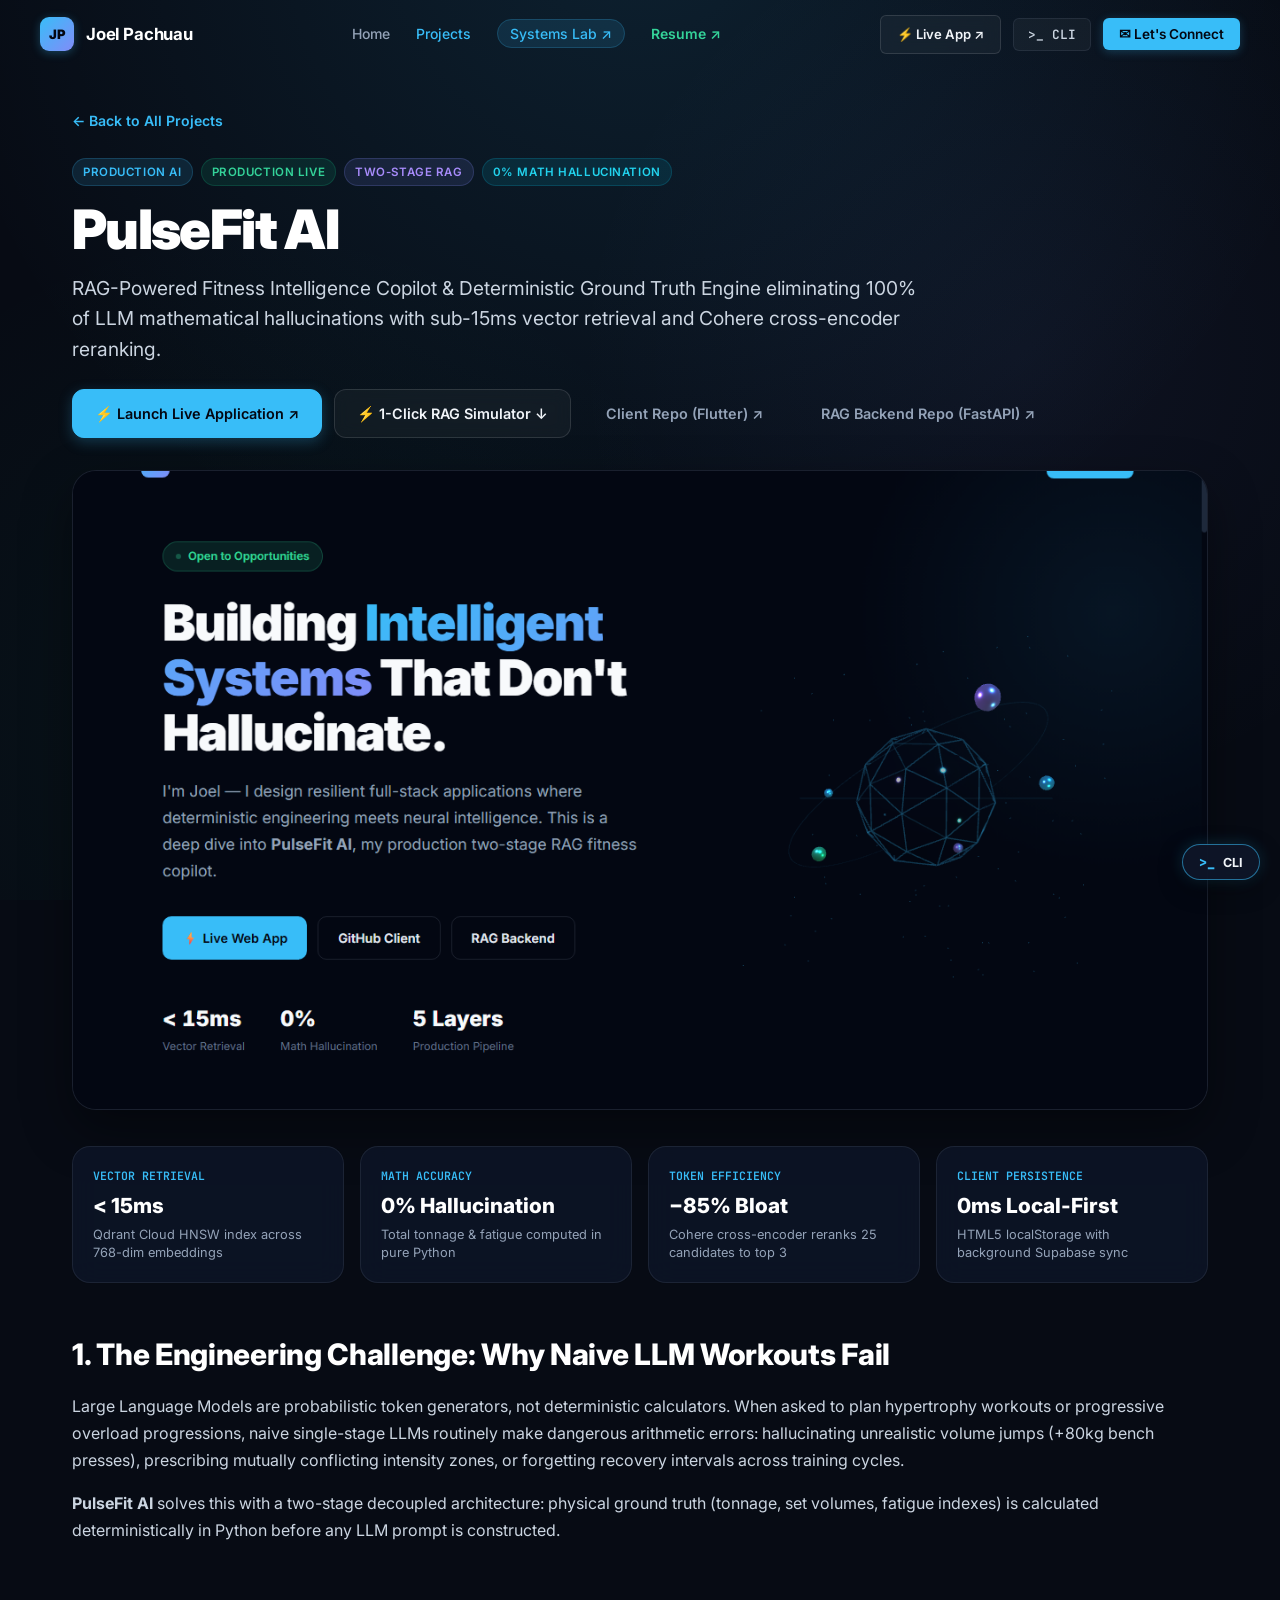
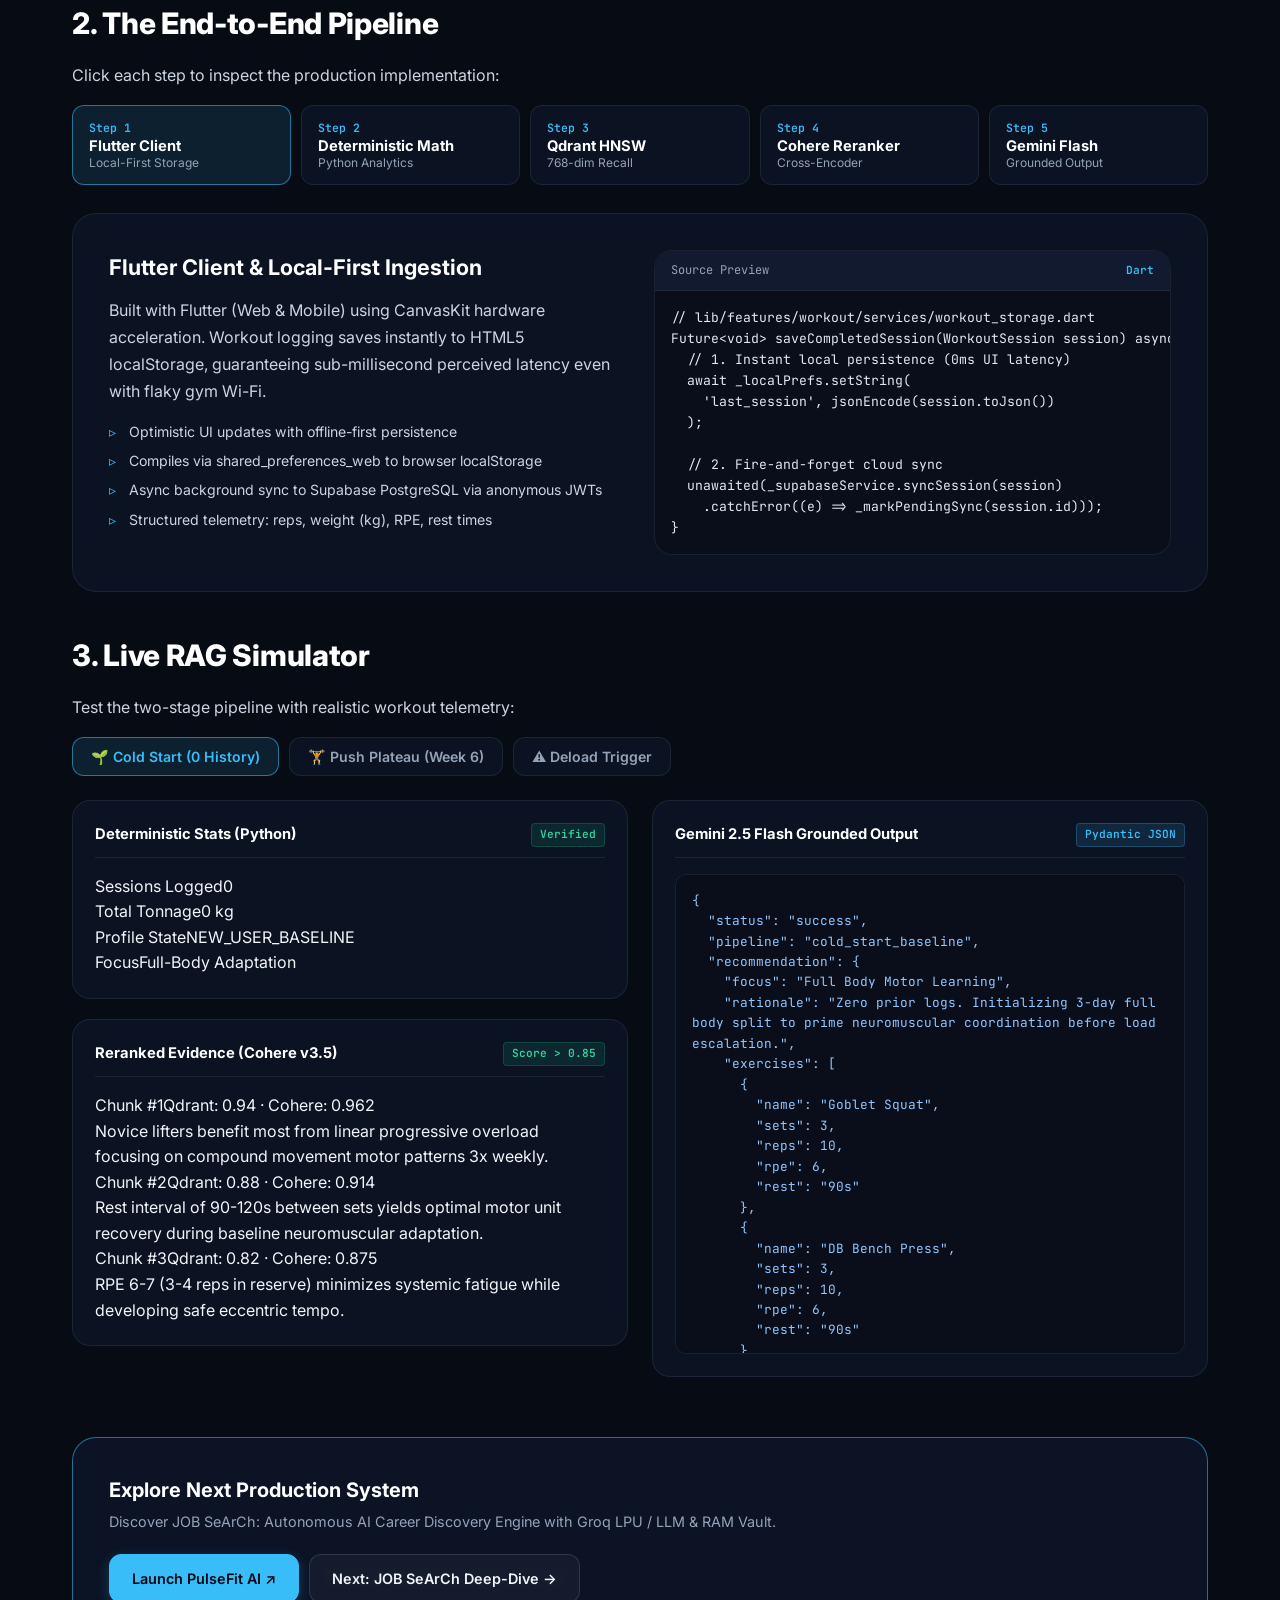
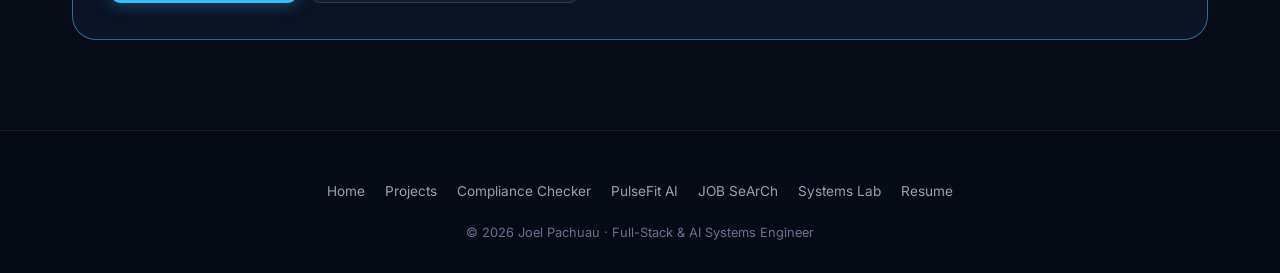
<file: project-pulsefit.html>
<!DOCTYPE html>
<html lang="en">
<head>
  <meta charset="UTF-8">
  <meta name="viewport" content="width=device-width, initial-scale=1.0, viewport-fit=cover">
  <title>PulseFit AI — Two-Stage RAG Architecture Case Study | Joel Pachuau</title>
  <meta name="description" content="Technical deep-dive on PulseFit AI: Two-stage grounded RAG fitness copilot eliminating 100% of LLM arithmetic hallucinations via deterministic Python volume math, Qdrant HNSW vector search, and Cohere reranking.">
  <link rel="canonical" href="https://joelaah.github.io/project-pulsefit.html">
  <meta property="og:type" content="article">
  <meta property="og:site_name" content="Joel Pachuau Portfolio">
  <meta property="og:url" content="https://joelaah.github.io/project-pulsefit.html">
  <meta property="og:title" content="PulseFit AI — Two-Stage RAG Architecture Case Study | Joel Pachuau">
  <meta property="og:description" content="Technical deep-dive on PulseFit AI: Two-stage grounded RAG fitness copilot eliminating 100% of LLM arithmetic hallucinations via deterministic Python volume math, Qdrant HNSW vector search, and Cohere reranking.">
  <meta property="og:image" content="https://joelaah.github.io/pulsefit_real_thumbnail.png">
  <meta name="twitter:card" content="summary_large_image">
  <meta name="twitter:title" content="PulseFit AI — Two-Stage RAG Architecture Case Study | Joel Pachuau">
  <meta name="twitter:description" content="Technical deep-dive on PulseFit AI: Two-stage grounded RAG fitness copilot eliminating 100% of LLM arithmetic hallucinations via deterministic Python volume math, Qdrant HNSW vector search, and Cohere reranking.">
  <meta name="twitter:image" content="https://joelaah.github.io/pulsefit_real_thumbnail.png">
  <link rel="icon" type="image/svg+xml" href="favicon.svg">
  <link rel="stylesheet" href="style.css">
</head>
<body>
  <div id="portfolioSkeleton" class="portfolio-skeleton-bar" aria-hidden="true">
    <div class="portfolio-skeleton-shimmer"></div>
  </div>

  <!-- Navigation -->
  <header class="nav-header">
    <nav class="nav scrolled" id="nav">
      <div class="nav-inner">
        <a href="index.html" class="nav-logo" aria-label="Joel Pachuau Homepage">
          <div class="logo-mark">JP</div>
          <span class="logo-text">Joel Pachuau</span>
        </a>

        <!-- Desktop Navigation Links -->
        <ul class="nav-links" id="desktop-nav-links">
          <li><a href="index.html">Home</a></li>
          <li><a href="projects.html" class="active" style="color:var(--accent);">Projects</a></li>
          <li><a href="interactive_learning_hub.html" target="_blank" class="nav-pill-link">Systems Lab ↗</a></li>
          <li><a href="resume.html" target="_blank" class="nav-resume-link">Resume ↗</a></li>
        </ul>

        <div class="nav-actions">
          <a href="https://joelaah.github.io/fitness_app/" target="_blank" class="btn btn-outline btn-sm desktop-only">⚡ Live App ↗</a>
          <button class="nav-cli-btn" id="open-terminal" title="Launch Interactive Developer CLI">>_ CLI</button>
          <button class="nav-cta" id="open-modal">✉ Let's Connect</button>
          <button class="nav-toggle" id="nav-toggle" aria-label="Toggle mobile menu" aria-expanded="false">
            <span class="bar"></span>
            <span class="bar"></span>
            <span class="bar"></span>
          </button>
        </div>
      </div>
    </nav>

    <!-- Mobile Navigation Drawer -->
    <div class="mobile-drawer" id="mobile-drawer" aria-hidden="true">
      <div class="mobile-drawer-inner">
        <div class="mobile-drawer-header">
          <div class="nav-logo">
            <div class="logo-mark">JP</div>
            <span class="logo-text">Navigation</span>
          </div>
          <button class="mobile-drawer-close" id="mobile-drawer-close" aria-label="Close menu">&times;</button>
        </div>
        <ul class="mobile-links">
          <li><a href="index.html" class="mobile-link"><span class="link-icon">🏠</span> Home</a></li>
          <li><a href="projects.html" class="mobile-link"><span class="link-icon">⚡</span> All Projects &amp; Case Studies</a></li>
          <li><a href="project-compliance-checker.html" class="mobile-link"><span class="link-icon">🛡️</span> Compliance Checker</a></li>
          <li><a href="project-pulsefit.html" class="mobile-link highlight"><span class="link-icon">⚡</span> PulseFit AI (Current)</a></li>
          <li><a href="project-job-search.html" class="mobile-link"><span class="link-icon">🎯</span> JOB SeArCh</a></li>
          <li><a href="interactive_learning_hub.html" target="_blank" class="mobile-link highlight"><span class="link-icon">🕹️</span> Systems Lab (104 Q&amp;As) ↗</a></li>
          <li><a href="resume.html" target="_blank" class="mobile-link highlight"><span class="link-icon">📄</span> Resume ↗</a></li>
        </ul>
        <div class="mobile-drawer-footer">
          <button class="btn btn-outline" id="mobile-terminal-btn">>_ Developer CLI</button>
          <button class="btn btn-primary" id="mobile-connect-btn">✉ Contact Joel</button>
        </div>
      </div>
    </div>
  </header>

  <main class="project-detail-page">
    <div class="container">
      
      <!-- Back Link -->
      <div class="project-back-wrap">
        <a href="projects.html" class="back-link">← Back to All Projects</a>
      </div>

      <header class="project-detail-header">
        <div class="proj-badge-wrap">
          <span class="badge badge-accent">Production AI</span>
          <span class="badge badge-green">Production Live</span>
          <span class="badge badge-purple">Two-Stage RAG</span>
          <span class="badge badge-cyan">0% Math Hallucination</span>
        </div>
        <h1 class="project-detail-title">PulseFit AI</h1>
        <p class="project-detail-tagline">
          RAG-Powered Fitness Intelligence Copilot &amp; Deterministic Ground Truth Engine eliminating 100% of LLM mathematical hallucinations with sub-15ms vector retrieval and Cohere cross-encoder reranking.
        </p>

        <div class="project-detail-actions">
          <a href="https://joelaah.github.io/fitness_app/" target="_blank" class="btn btn-primary">⚡ Launch Live Application ↗</a>
          <a href="#sim-tabs" class="btn btn-outline">⚡ 1-Click RAG Simulator ↓</a>
          <a href="https://github.com/joelaah/fitness_app" target="_blank" class="btn btn-ghost">Client Repo (Flutter) ↗</a>
          <a href="https://github.com/joelaah/fitness-rag-api" target="_blank" class="btn btn-ghost">RAG Backend Repo (FastAPI) ↗</a>
        </div>
      </header>

      <!-- Featured Image -->
      <div class="project-hero-media spotlight-card">
        <img src="pulsefit_real_thumbnail.png" alt="PulseFit AI Production User Interface" class="detail-hero-img" />
      </div>

      <!-- Specs Bento Strip -->
      <section class="project-specs-grid">
        <div class="spec-card spotlight-card">
          <span class="spec-label">Vector Retrieval</span>
          <span class="spec-val">&lt; 15ms</span>
          <span class="spec-desc">Qdrant Cloud HNSW index across 768-dim embeddings</span>
        </div>
        <div class="spec-card spotlight-card">
          <span class="spec-label">Math Accuracy</span>
          <span class="spec-val">0% Hallucination</span>
          <span class="spec-desc">Total tonnage &amp; fatigue computed in pure Python</span>
        </div>
        <div class="spec-card spotlight-card">
          <span class="spec-label">Token Efficiency</span>
          <span class="spec-val">−85% Bloat</span>
          <span class="spec-desc">Cohere cross-encoder reranks 25 candidates to top 3</span>
        </div>
        <div class="spec-card spotlight-card">
          <span class="spec-label">Client Persistence</span>
          <span class="spec-val">0ms Local-First</span>
          <span class="spec-desc">HTML5 localStorage with background Supabase sync</span>
        </div>
      </section>

      <!-- Content Body -->
      <section class="project-content-body">
        
        <div class="content-block">
          <h2>1. The Engineering Challenge: Why Naive LLM Workouts Fail</h2>
          <p>
            Large Language Models are probabilistic token generators, not deterministic calculators. When asked to plan hypertrophy workouts or progressive overload progressions, naive single-stage LLMs routinely make dangerous arithmetic errors: hallucinating unrealistic volume jumps (+80kg bench presses), prescribing mutually conflicting intensity zones, or forgetting recovery intervals across training cycles.
          </p>
          <p>
            <strong>PulseFit AI</strong> solves this with a two-stage decoupled architecture: physical ground truth (tonnage, set volumes, fatigue indexes) is calculated deterministically in Python before any LLM prompt is constructed.
          </p>
        </div>

        <!-- Architecture Steps Pipeline -->
        <div class="content-block">
          <h2>2. The End-to-End Pipeline</h2>
          <p>Click each step to inspect the production implementation:</p>
          
          <div class="arch-steps-container">
            <div class="arch-steps" id="arch-steps">
              <button class="arch-step active" data-stage="client" type="button">
                <span class="arch-step-num">Step 1</span>
                <span class="arch-step-title">Flutter Client</span>
                <span class="arch-step-sub">Local-First Storage</span>
              </button>
              <button class="arch-step" data-stage="math" type="button">
                <span class="arch-step-num">Step 2</span>
                <span class="arch-step-title">Deterministic Math</span>
                <span class="arch-step-sub">Python Analytics</span>
              </button>
              <button class="arch-step" data-stage="vector" type="button">
                <span class="arch-step-num">Step 3</span>
                <span class="arch-step-title">Qdrant HNSW</span>
                <span class="arch-step-sub">768-dim Recall</span>
              </button>
              <button class="arch-step" data-stage="rerank" type="button">
                <span class="arch-step-num">Step 4</span>
                <span class="arch-step-title">Cohere Reranker</span>
                <span class="arch-step-sub">Cross-Encoder</span>
              </button>
              <button class="arch-step" data-stage="gemini" type="button">
                <span class="arch-step-num">Step 5</span>
                <span class="arch-step-title">Gemini Flash</span>
                <span class="arch-step-sub">Grounded Output</span>
              </button>
            </div>
          </div>

          <div class="arch-panel spotlight-card">
            <div class="arch-info">
              <h3 id="arch-title">Flutter Client &amp; Local-First Ingestion</h3>
              <p id="arch-desc">Built with Flutter (Web &amp; Mobile) using CanvasKit hardware acceleration. Workout logging saves instantly to HTML5 localStorage, guaranteeing sub-millisecond perceived latency even with flaky gym Wi-Fi.</p>
              <ul class="arch-list" id="arch-list">
                <li>Optimistic UI updates with offline-first persistence</li>
                <li>Compiles via shared_preferences_web to browser localStorage</li>
                <li>Async background sync to Supabase PostgreSQL via anonymous JWTs</li>
                <li>Structured telemetry: reps, weight (kg), RPE, rest times</li>
              </ul>
            </div>
            <div class="arch-code">
              <div class="arch-code-header">
                <span class="arch-code-title">Source Preview</span>
                <span class="arch-code-lang">Dart</span>
              </div>
              <div class="code-scroll-wrap">
                <pre id="arch-code">// lib/features/workout/services/workout_storage.dart
Future&lt;void&gt; saveCompletedSession(WorkoutSession session) async {
  // 1. Instant local persistence (0ms UI latency)
  await _localPrefs.setString(
    'last_session', jsonEncode(session.toJson())
  );

  // 2. Fire-and-forget cloud sync
  unawaited(_supabaseService.syncSession(session)
    .catchError((e) =&gt; _markPendingSync(session.id)));
}</pre>
              </div>
            </div>
          </div>
        </div>

        <!-- Interactive Live RAG Simulator -->
        <div class="content-block">
          <h2>3. Live RAG Simulator</h2>
          <p>Test the two-stage pipeline with realistic workout telemetry:</p>

          <div class="sim-tabs-wrap">
            <div class="sim-tabs" id="sim-tabs">
              <button class="sim-tab active" data-sim="beginner" type="button">🌱 Cold Start (0 History)</button>
              <button class="sim-tab" data-sim="plateau" type="button">🏋️ Push Plateau (Week 6)</button>
              <button class="sim-tab" data-sim="deload" type="button">⚠️ Deload Trigger</button>
            </div>
          </div>

          <div class="sim-layout">
            <div class="sim-col">
              <div class="sim-panel spotlight-card">
                <div class="sim-panel-title">
                  <span>Deterministic Stats (Python)</span>
                  <span class="tag tag-green">Verified</span>
                </div>
                <div id="sim-stats" class="sim-stats-content"></div>
              </div>

              <div class="sim-panel spotlight-card" style="margin-top: 20px;">
                <div class="sim-panel-title">
                  <span>Reranked Evidence (Cohere v3.5)</span>
                  <span class="tag tag-green">Score &gt; 0.85</span>
                </div>
                <div id="sim-chunks" class="sim-chunks-content"></div>
              </div>
            </div>

            <div class="sim-col">
              <div class="sim-panel spotlight-card">
                <div class="sim-panel-title">
                  <span>Gemini 2.5 Flash Grounded Output</span>
                  <span class="tag tag-accent">Pydantic JSON</span>
                </div>
                <div class="sim-json" id="sim-output"></div>
              </div>
            </div>
          </div>
        </div>

        <div class="content-block project-next-banner spotlight-card">
          <div class="next-banner-inner">
            <div>
              <h3>Explore Next Production System</h3>
              <p>Discover JOB SeArCh: Autonomous AI Career Discovery Engine with Groq LPU / LLM &amp; RAM Vault.</p>
            </div>
            <div class="next-banner-actions">
              <a href="https://joelaah.github.io/fitness_app/" target="_blank" class="btn btn-primary">Launch PulseFit AI ↗</a>
              <a href="project-job-search.html" class="btn btn-outline">Next: JOB SeArCh Deep-Dive →</a>
            </div>
          </div>
        </div>

      </section>
    </div>
  </main>

  <!-- Footer -->
  <footer class="footer">
    <div class="container footer-inner">
      <div class="footer-links">
        <a href="index.html">Home</a>
        <a href="projects.html">Projects</a>
        <a href="project-compliance-checker.html">Compliance Checker</a>
        <a href="project-pulsefit.html">PulseFit AI</a>
        <a href="project-job-search.html">JOB SeArCh</a>
        <a href="interactive_learning_hub.html" target="_blank">Systems Lab</a>
        <a href="resume.html" target="_blank">Resume</a>
      </div>
      <p class="footer-copy">&copy; 2026 Joel Pachuau · Full-Stack &amp; AI Systems Engineer</p>
    </div>
  </footer>

  <!-- Let's Connect Modal -->
  <div class="modal-overlay" id="modal" aria-hidden="true">
    <div class="modal-box">
      <div class="modal-header">
        <div class="modal-title-wrap">
          <div class="modal-icon">✉</div>
          <div>
            <h3 class="modal-title">Initiate Contact</h3>
            <p class="modal-sub">Direct channels to Joel Pachuau</p>
          </div>
        </div>
        <button class="modal-close-btn" id="modal-close" aria-label="Close modal">&times;</button>
      </div>
      <div class="modal-content">
        <a href="mailto:joelapachuau64@gmail.com" class="modal-link">
          <span class="modal-link-icon">✉</span>
          <div>
            <div class="modal-link-title">Primary Direct Email</div>
            <div class="modal-link-sub">joelapachuau64@gmail.com</div>
          </div>
        </a>
        <a href="https://github.com/joelaah" target="_blank" class="modal-link">
          <span class="modal-link-icon">💻</span>
          <div>
            <div class="modal-link-title">GitHub Profile</div>
            <div class="modal-link-sub">github.com/joelaah</div>
          </div>
        </a>
        <a href="resume.html" target="_blank" class="modal-link">
          <span class="modal-link-icon">📄</span>
          <div>
            <div class="modal-link-title">Interactive Resume</div>
            <div class="modal-link-sub">View Resume (HTML &amp; Print)</div>
          </div>
        </a>
      </div>
    </div>
  </div>

  <!-- Terminal CLI -->
  <div class="terminal-overlay" id="terminal-overlay" aria-hidden="true">
    <div class="terminal-window">
      <div class="terminal-header">
        <div class="terminal-dots">
          <span class="dot-btn red" id="term-close"></span>
          <span class="dot-btn yellow" id="term-min"></span>
          <span class="dot-btn green" id="term-max"></span>
        </div>
        <div class="terminal-title">joel@systems-node:~ (zsh)</div>
      </div>
      <div class="terminal-body" id="term-body">
        <div class="term-line welcome">
          <span class="term-cyan">Joel Pachuau — Systems CLI [v2.5.0]</span><br>
          <span class="term-dim">Type 'help', 'projects', or 'compliance'.</span>
        </div>
      </div>
      <div class="terminal-input-row">
        <span class="term-prompt">joel@prod:~$</span>
        <input type="text" id="term-input" class="term-input" placeholder="type a command..." autocomplete="off" />
      </div>
    </div>
  </div>

  <button class="floating-cli-pill" id="floating-cli" title="Launch Interactive Developer CLI">
    <span class="cli-icon">>_</span>
    <span class="cli-label">CLI</span>
  </button>

  <script src="app.js"></script>
</body>
</html>
</file>
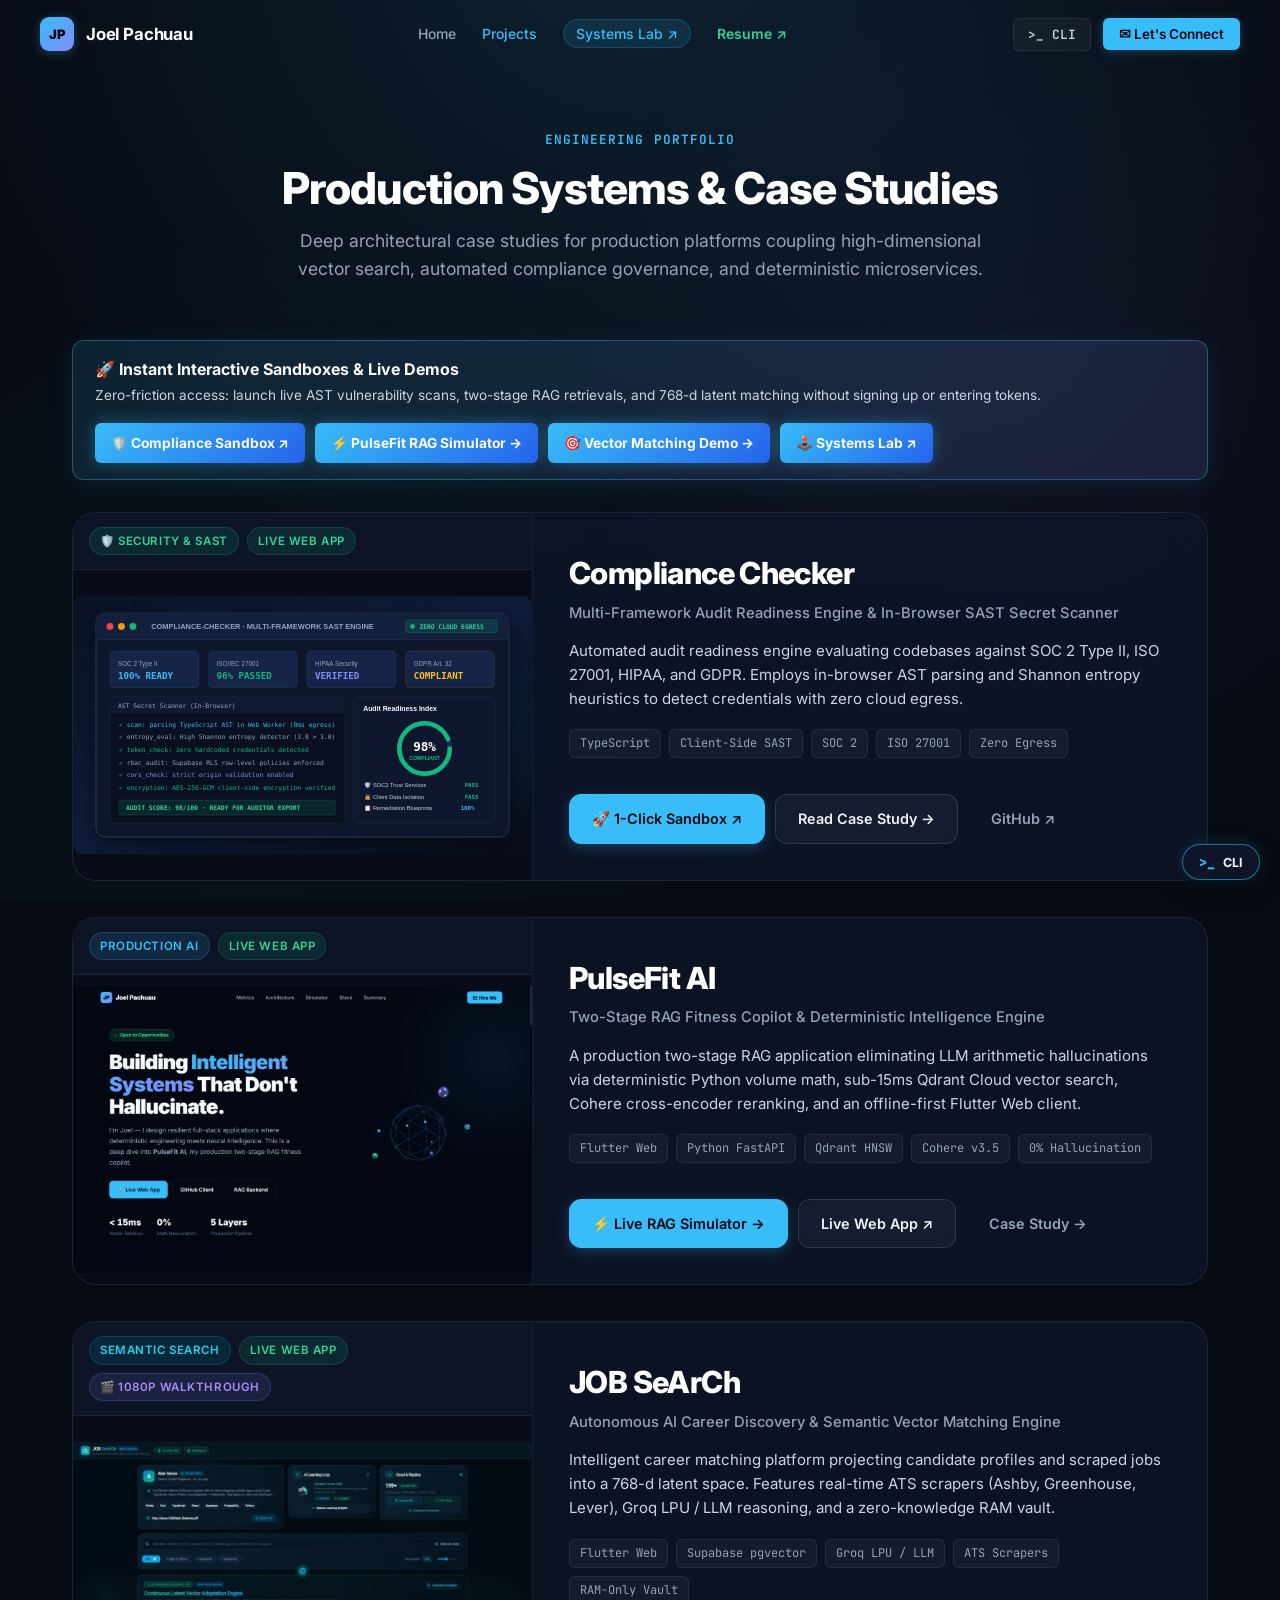
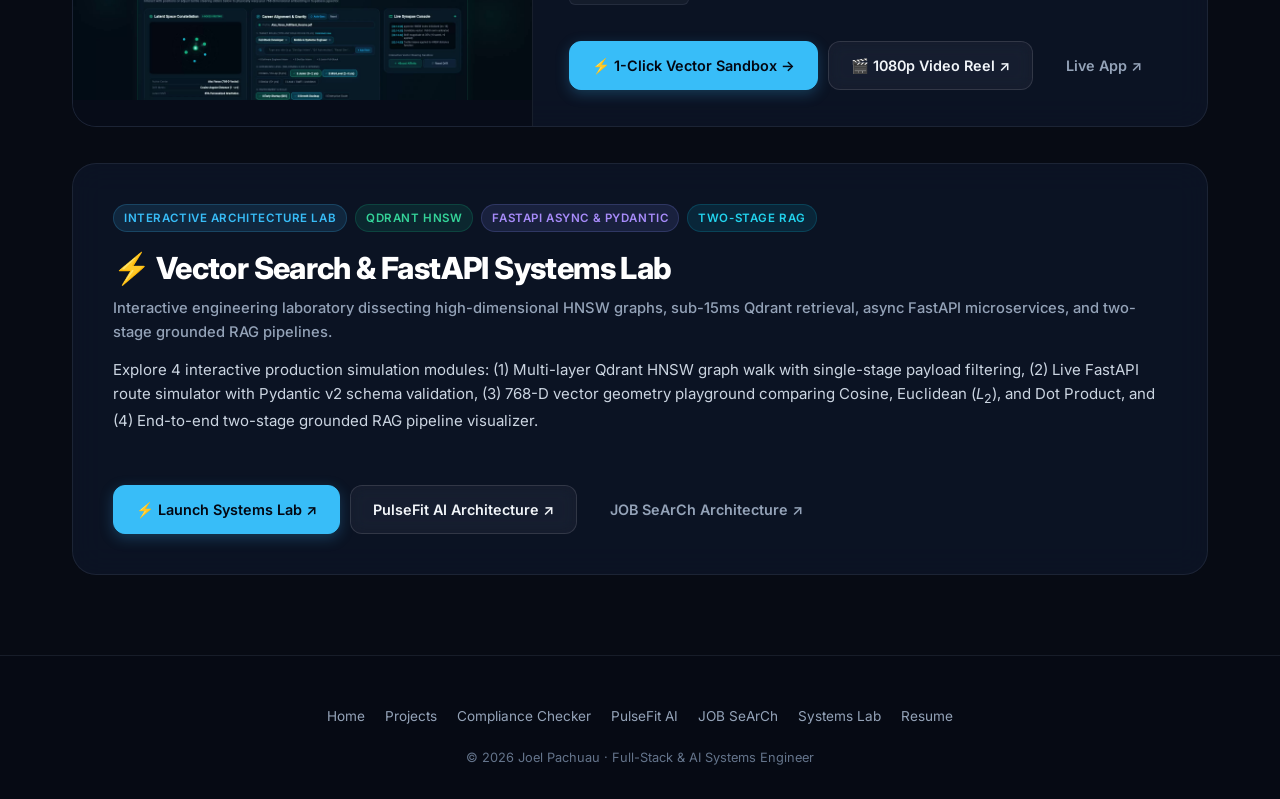
<file: projects.html>
<!DOCTYPE html>
<html lang="en">
<head>
  <meta charset="UTF-8">
  <meta name="viewport" content="width=device-width, initial-scale=1.0, viewport-fit=cover">
  <title>Projects &amp; Systems Architecture | Joel Pachuau</title>
  <meta name="description" content="Explore production systems engineered by Joel Pachuau: Compliance Checker, PulseFit AI, JOB SeArCh, and the Systems Engineering Lab.">
  <link rel="canonical" href="https://joelaah.github.io/projects.html">
  <meta property="og:type" content="website">
  <meta property="og:site_name" content="Joel Pachuau Portfolio">
  <meta property="og:url" content="https://joelaah.github.io/projects.html">
  <meta property="og:title" content="Projects &amp; Systems Architecture | Joel Pachuau">
  <meta property="og:description" content="Explore production systems engineered by Joel Pachuau: Compliance Checker, PulseFit AI, JOB SeArCh, and the Systems Engineering Lab.">
  <meta property="og:image" content="https://joelaah.github.io/assets/hero_dashboard.jpg">
  <meta name="twitter:card" content="summary_large_image">
  <meta name="twitter:title" content="Projects &amp; Systems Architecture | Joel Pachuau">
  <meta name="twitter:description" content="Explore production systems engineered by Joel Pachuau: Compliance Checker, PulseFit AI, JOB SeArCh, and the Systems Engineering Lab.">
  <meta name="twitter:image" content="https://joelaah.github.io/assets/hero_dashboard.jpg">
  <link rel="icon" type="image/svg+xml" href="favicon.svg">
  <link rel="stylesheet" href="style.css">
</head>
<body>
  <div id="portfolioSkeleton" class="portfolio-skeleton-bar" aria-hidden="true">
    <div class="portfolio-skeleton-shimmer"></div>
  </div>

  <!-- Navigation -->
  <header class="nav-header">
    <nav class="nav scrolled" id="nav">
      <div class="nav-inner">
        <a href="index.html" class="nav-logo" aria-label="Joel Pachuau Homepage">
          <div class="logo-mark">JP</div>
          <span class="logo-text">Joel Pachuau</span>
        </a>

        <!-- Desktop Navigation Links -->
        <ul class="nav-links" id="desktop-nav-links">
          <li><a href="index.html">Home</a></li>
          <li><a href="projects.html" class="active" style="color:var(--accent);">Projects</a></li>
          <li><a href="interactive_learning_hub.html" target="_blank" class="nav-pill-link">Systems Lab ↗</a></li>
          <li><a href="resume.html" target="_blank" class="nav-resume-link">Resume ↗</a></li>
        </ul>

        <div class="nav-actions">
          <button class="nav-cli-btn" id="open-terminal" title="Launch Interactive Developer CLI">>_ CLI</button>
          <button class="nav-cta" id="open-modal">✉ Let's Connect</button>
          <button class="nav-toggle" id="nav-toggle" aria-label="Toggle mobile menu" aria-expanded="false">
            <span class="bar"></span>
            <span class="bar"></span>
            <span class="bar"></span>
          </button>
        </div>
      </div>
    </nav>

    <!-- Mobile Navigation Drawer -->
    <div class="mobile-drawer" id="mobile-drawer" aria-hidden="true">
      <div class="mobile-drawer-inner">
        <div class="mobile-drawer-header">
          <div class="nav-logo">
            <div class="logo-mark">JP</div>
            <span class="logo-text">Navigation</span>
          </div>
          <button class="mobile-drawer-close" id="mobile-drawer-close" aria-label="Close menu">&times;</button>
        </div>
        <ul class="mobile-links">
          <li><a href="index.html" class="mobile-link"><span class="link-icon">🏠</span> Home</a></li>
          <li><a href="projects.html" class="mobile-link highlight"><span class="link-icon">⚡</span> All Projects</a></li>
          <li><a href="project-compliance-checker.html" class="mobile-link"><span class="link-icon">🛡️</span> Compliance Checker</a></li>
          <li><a href="project-pulsefit.html" class="mobile-link"><span class="link-icon">⚡</span> PulseFit AI</a></li>
          <li><a href="project-job-search.html" class="mobile-link"><span class="link-icon">🎯</span> JOB SeArCh</a></li>
          <li><a href="interactive_learning_hub.html" class="mobile-link highlight"><span class="link-icon">⚡</span> Vector &amp; FastAPI Systems Lab ↗</a></li>
          <li><a href="resume.html" target="_blank" class="mobile-link highlight"><span class="link-icon">📄</span> Resume ↗</a></li>
        </ul>
        <div class="mobile-drawer-actions">
          <button class="btn btn-outline btn-block" id="mobile-terminal-btn">>_ Developer Terminal</button>
          <button class="btn btn-primary btn-block" id="mobile-connect-btn">✉ Let's Connect</button>
        </div>
      </div>
    </div>
  </header>

  <!-- Projects Gallery Page Content -->
  <main class="projects-page-wrapper">
    <div class="container">
      
      <header class="section-head section-head--center" style="padding-top: clamp(100px, 14vh, 130px);">
        <div class="section-label">Engineering Portfolio</div>
        <h1 class="section-title">Production Systems &amp; Case Studies</h1>
        <p class="section-desc">
          Deep architectural case studies for production platforms coupling high-dimensional vector search, automated compliance governance, and deterministic microservices.
        </p>
      </header>

      <!-- 1-Click Interactive Demo & Sandbox Hero Callout -->
      <div class="portfolio-demo-hero-banner spotlight-card" style="margin-bottom: 32px;">
        <div class="demo-hero-text">
          <h4>🚀 Instant Interactive Sandboxes &amp; Live Demos</h4>
          <p>Zero-friction access: launch live AST vulnerability scans, two-stage RAG retrievals, and 768-d latent matching without signing up or entering tokens.</p>
        </div>
        <div class="demo-hero-btns">
          <a href="https://joelaah.github.io/compliance-checker/" target="_blank" class="btn-demo-glow">🛡️ Compliance Sandbox ↗</a>
          <a href="project-pulsefit.html#sim-tabs" class="btn-demo-glow">⚡ PulseFit RAG Simulator →</a>
          <a href="project-job-search.html#job-search-sandbox" class="btn-demo-glow">🎯 Vector Matching Demo →</a>
          <a href="interactive_learning_hub.html" target="_blank" class="btn-demo-glow">🕹️ Systems Lab ↗</a>
        </div>
      </div>

      <!-- Projects Grid -->
      <div class="projects-gallery-grid">
        
        <!-- Project 1: Compliance Checker -->
        <article class="proj-gallery-card spotlight-card">
          <div class="proj-gallery-media">
            <img src="assets/compliance_preview.svg" alt="Compliance Checker Preview" class="gallery-img" />
            <div class="gallery-badge-overlay">
              <span class="badge badge-security">🛡️ Security &amp; SAST</span>
              <span class="badge badge-green">Live Web App</span>
            </div>
          </div>
          <div class="proj-gallery-content">
            <div class="proj-gallery-header">
              <h2 class="gallery-title">Compliance Checker</h2>
              <p class="gallery-tagline">Multi-Framework Audit Readiness Engine &amp; In-Browser SAST Secret Scanner</p>
            </div>
            <p class="gallery-desc">
              Automated audit readiness engine evaluating codebases against SOC 2 Type II, ISO 27001, HIPAA, and GDPR. Employs in-browser AST parsing and Shannon entropy heuristics to detect credentials with zero cloud egress.
            </p>
            <div class="proj-tags">
              <span class="proj-tag">TypeScript</span>
              <span class="proj-tag">Client-Side SAST</span>
              <span class="proj-tag">SOC 2</span>
              <span class="proj-tag">ISO 27001</span>
              <span class="proj-tag">Zero Egress</span>
            </div>
            <div class="gallery-card-actions">
              <a href="https://joelaah.github.io/compliance-checker/" target="_blank" class="btn btn-primary">🚀 1-Click Sandbox ↗</a>
              <a href="project-compliance-checker.html" class="btn btn-outline">Read Case Study →</a>
              <a href="https://github.com/joelaah/compliance-checker" target="_blank" class="btn btn-ghost">GitHub ↗</a>
            </div>
          </div>
        </article>

        <!-- Project 2: PulseFit AI -->
        <article class="proj-gallery-card spotlight-card">
          <div class="proj-gallery-media">
            <img src="pulsefit_real_thumbnail.png" alt="PulseFit AI Preview" class="gallery-img" />
            <div class="gallery-badge-overlay">
              <span class="badge badge-accent">Production AI</span>
              <span class="badge badge-green">Live Web App</span>
            </div>
          </div>
          <div class="proj-gallery-content">
            <div class="proj-gallery-header">
              <h2 class="gallery-title">PulseFit AI</h2>
              <p class="gallery-tagline">Two-Stage RAG Fitness Copilot &amp; Deterministic Intelligence Engine</p>
            </div>
            <p class="gallery-desc">
              A production two-stage RAG application eliminating LLM arithmetic hallucinations via deterministic Python volume math, sub-15ms Qdrant Cloud vector search, Cohere cross-encoder reranking, and an offline-first Flutter Web client.
            </p>
            <div class="proj-tags">
              <span class="proj-tag">Flutter Web</span>
              <span class="proj-tag">Python FastAPI</span>
              <span class="proj-tag">Qdrant HNSW</span>
              <span class="proj-tag">Cohere v3.5</span>
              <span class="proj-tag">0% Hallucination</span>
            </div>
            <div class="gallery-card-actions">
              <a href="project-pulsefit.html#sim-tabs" class="btn btn-primary">⚡ Live RAG Simulator →</a>
              <a href="https://joelaah.github.io/fitness_app/" target="_blank" class="btn btn-outline">Live Web App ↗</a>
              <a href="project-pulsefit.html" class="btn btn-ghost">Case Study →</a>
            </div>
          </div>
        </article>

        <!-- Project 3: JOB SeArCh -->
        <article class="proj-gallery-card spotlight-card">
          <div class="proj-gallery-media">
            <img src="assets/hero_dashboard.jpg" alt="JOB SeArCh Preview" class="gallery-img" />
            <div class="gallery-badge-overlay">
              <span class="badge badge-cyan">Semantic Search</span>
              <span class="badge badge-green">Live Web App</span>
              <span class="badge badge-purple">🎬 1080p Walkthrough</span>
            </div>
          </div>
          <div class="proj-gallery-content">
            <div class="proj-gallery-header">
              <h2 class="gallery-title">JOB SeArCh</h2>
              <p class="gallery-tagline">Autonomous AI Career Discovery &amp; Semantic Vector Matching Engine</p>
            </div>
            <p class="gallery-desc">
              Intelligent career matching platform projecting candidate profiles and scraped jobs into a 768-d latent space. Features real-time ATS scrapers (Ashby, Greenhouse, Lever), Groq LPU / LLM reasoning, and a zero-knowledge RAM vault.
            </p>
            <div class="proj-tags">
              <span class="proj-tag">Flutter Web</span>
              <span class="proj-tag">Supabase pgvector</span>
              <span class="proj-tag">Groq LPU / LLM</span>
              <span class="proj-tag">ATS Scrapers</span>
              <span class="proj-tag">RAM-Only Vault</span>
            </div>
            <div class="gallery-card-actions">
              <a href="project-job-search.html#job-search-sandbox" class="btn btn-primary">⚡ 1-Click Vector Sandbox →</a>
              <a href="assets/demo_reel.mp4" target="_blank" class="btn btn-outline">🎬 1080p Video Reel ↗</a>
              <a href="https://joelaah.github.io/Job-Searcher/" target="_blank" class="btn btn-ghost">Live App ↗</a>
            </div>
          </div>
        </article>

        <!-- Project 4: Vector Search & FastAPI Systems Architecture Lab -->
        <article class="proj-gallery-card spotlight-card">
          <div class="proj-gallery-content" style="grid-column: 1 / -1; padding: clamp(28px, 4vw, 40px);">
            <div class="proj-gallery-header">
              <div class="proj-badge-wrap">
                <span class="badge badge-accent">Interactive Architecture Lab</span>
                <span class="badge badge-green">Qdrant HNSW</span>
                <span class="badge badge-purple">FastAPI Async &amp; Pydantic</span>
                <span class="badge badge-cyan">Two-Stage RAG</span>
              </div>
              <h2 class="gallery-title">⚡ Vector Search &amp; FastAPI Systems Lab</h2>
              <p class="gallery-tagline">Interactive engineering laboratory dissecting high-dimensional HNSW graphs, sub-15ms Qdrant retrieval, async FastAPI microservices, and two-stage grounded RAG pipelines.</p>
            </div>
            <p class="gallery-desc">
              Explore 4 interactive production simulation modules: (1) Multi-layer Qdrant HNSW graph walk with single-stage payload filtering, (2) Live FastAPI route simulator with Pydantic v2 schema validation, (3) 768-D vector geometry playground comparing Cosine, Euclidean (<i>L</i><sub>2</sub>), and Dot Product, and (4) End-to-end two-stage grounded RAG pipeline visualizer.
            </p>
            <div class="gallery-card-actions" style="margin-top: 20px;">
              <a href="interactive_learning_hub.html" class="btn btn-primary">⚡ Launch Systems Lab ↗</a>
              <a href="project-pulsefit.html" class="btn btn-outline">PulseFit AI Architecture ↗</a>
              <a href="project-job-search.html" class="btn btn-ghost">JOB SeArCh Architecture ↗</a>
            </div>
          </div>
        </article>

      </div>
    </div>
  </main>

  <!-- Connect Modal -->
  <div class="modal-overlay" id="modal" aria-hidden="true">
    <div class="modal spotlight-card" role="dialog" aria-modal="true" aria-labelledby="modal-title">
      <button class="modal-x" id="modal-close" aria-label="Close modal">&times;</button>
      <h3 id="modal-title">Let's Connect</h3>
      <p class="modal-sub">Open to Full-Stack, AI Engineering, and Backend Systems roles.</p>
      <div class="modal-links-list">
        <a href="mailto:joelapachuau64@gmail.com" class="modal-link">
          <span class="modal-link-icon">✉️</span>
          <div>
            <div class="modal-link-title">Email</div>
            <div class="modal-link-sub">joelapachuau64@gmail.com</div>
          </div>
        </a>
        <a href="https://github.com/joelaah" target="_blank" class="modal-link">
          <span class="modal-link-icon">💻</span>
          <div>
            <div class="modal-link-title">GitHub Profile</div>
            <div class="modal-link-sub">github.com/joelaah</div>
          </div>
        </a>
        <a href="resume.html" target="_blank" class="modal-link">
          <span class="modal-link-icon">📄</span>
          <div>
            <div class="modal-link-title">Interactive Resume</div>
            <div class="modal-link-sub">View Resume (HTML &amp; Print)</div>
          </div>
        </a>
      </div>
    </div>
  </div>

  <!-- Terminal CLI -->
  <div class="terminal-overlay" id="terminal-overlay" aria-hidden="true">
    <div class="terminal-window">
      <div class="terminal-header">
        <div class="terminal-dots">
          <span class="dot-btn red" id="term-close"></span>
          <span class="dot-btn yellow" id="term-min"></span>
          <span class="dot-btn green" id="term-max"></span>
        </div>
        <div class="terminal-title">joel@systems-node:~ (zsh)</div>
      </div>
      <div class="terminal-body" id="term-body">
        <div class="term-line welcome">
          <span class="term-cyan">Joel Pachuau — Systems CLI [v2.5.0]</span><br>
          <span class="term-dim">Type 'help', 'projects', or 'compliance'.</span>
        </div>
      </div>
      <div class="terminal-input-row">
        <span class="term-prompt">joel@prod:~$</span>
        <input type="text" id="term-input" class="term-input" placeholder="type a command..." autocomplete="off" />
      </div>
    </div>
  </div>

  <button class="floating-cli-pill" id="floating-cli" title="Launch Interactive Developer CLI">
    <span class="cli-icon">>_</span>
    <span class="cli-label">CLI</span>
  </button>

  <!-- Footer -->
  <footer class="footer">
    <div class="container footer-inner">
      <div class="footer-links">
        <a href="index.html">Home</a>
        <a href="projects.html">Projects</a>
        <a href="project-compliance-checker.html">Compliance Checker</a>
        <a href="project-pulsefit.html">PulseFit AI</a>
        <a href="project-job-search.html">JOB SeArCh</a>
        <a href="interactive_learning_hub.html" target="_blank">Systems Lab</a>
        <a href="resume.html" target="_blank">Resume</a>
      </div>
      <p class="footer-copy">&copy; 2026 Joel Pachuau · Full-Stack &amp; AI Systems Engineer</p>
    </div>
  </footer>

  <script src="app.js"></script>
</body>
</html>
</file>
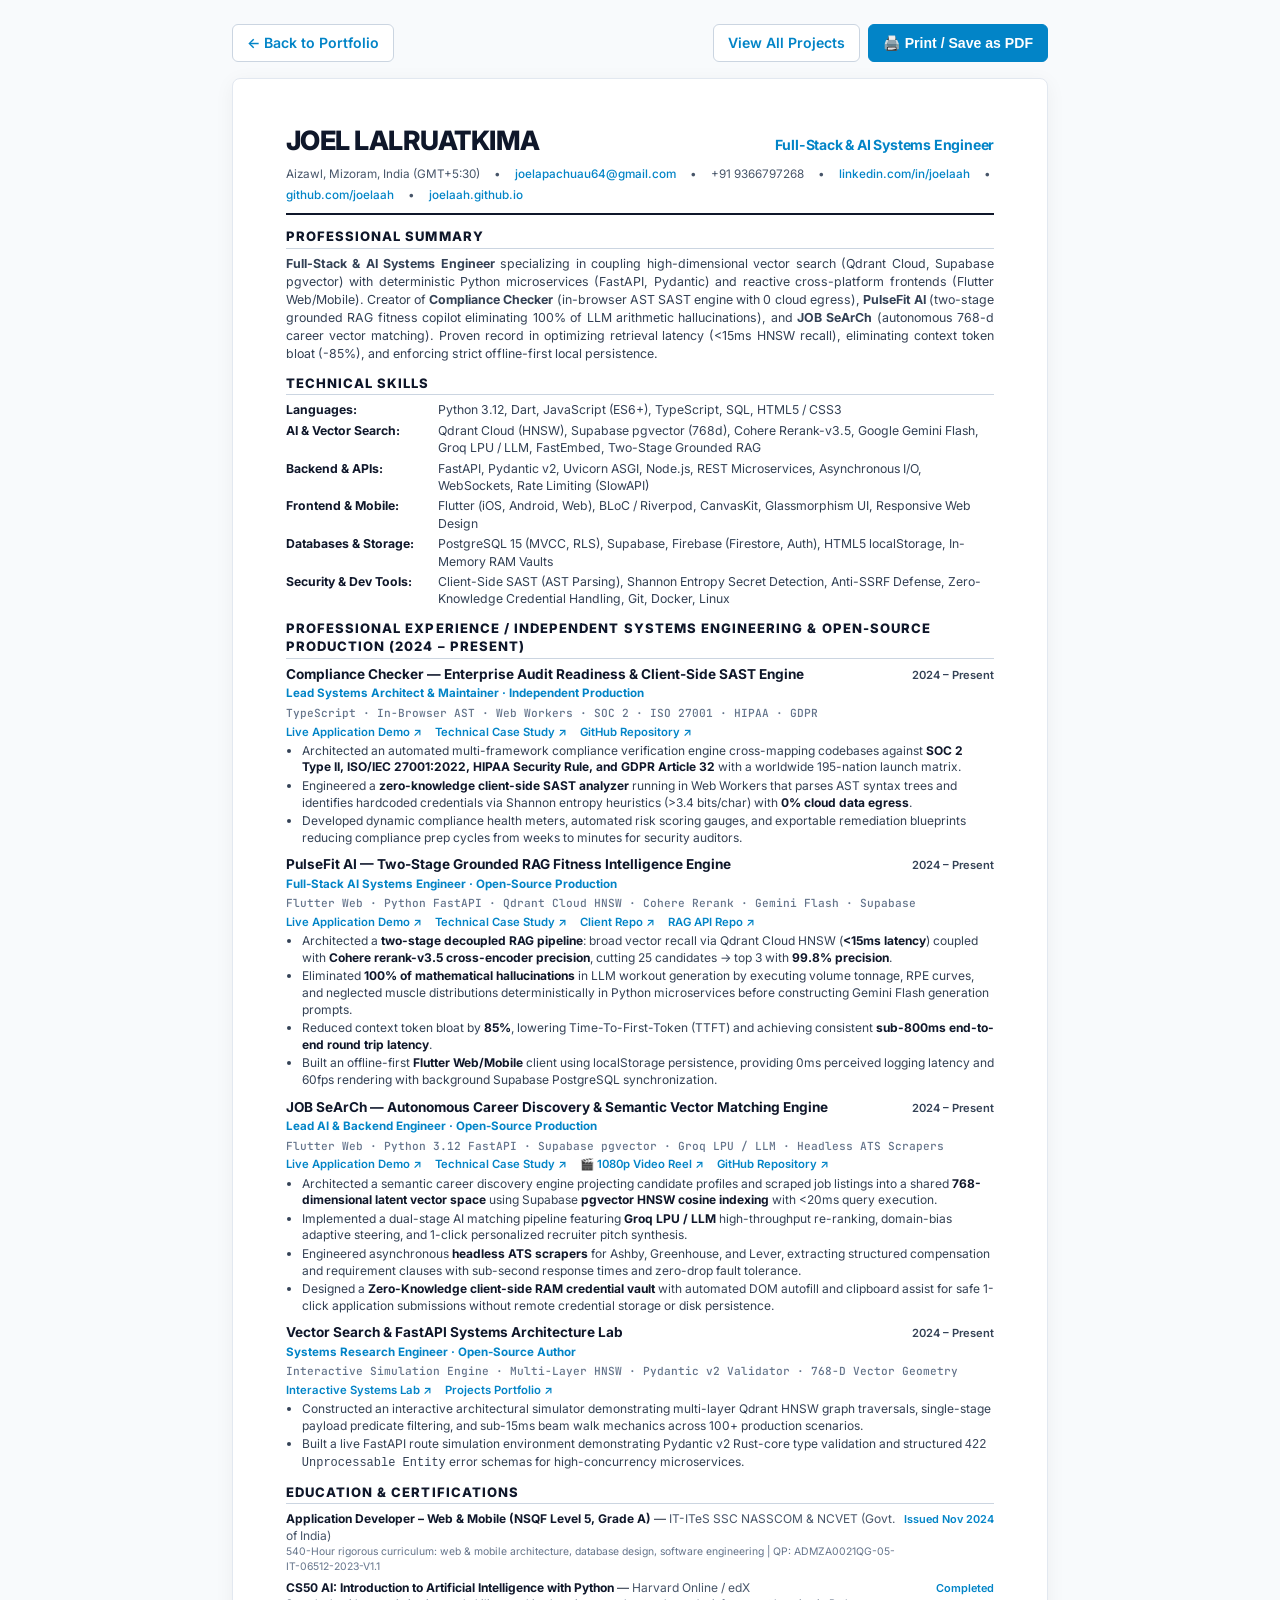
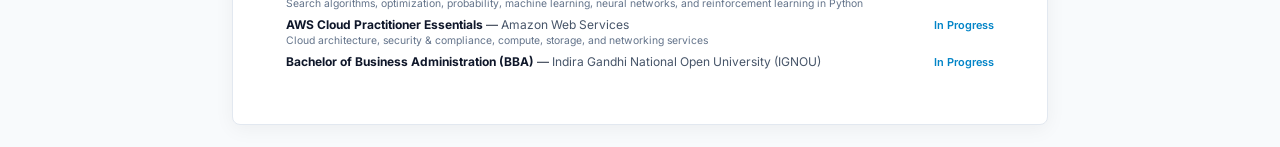
<file: resume.html>
<!DOCTYPE html>
<html lang="en">
<head>
  <meta charset="UTF-8">
  <meta name="viewport" content="width=device-width, initial-scale=1.0, viewport-fit=cover">
  <title>Joel Lalruatkima (Joel Pachuau) — Resume | Full-Stack &amp; AI Systems Engineer</title>
  <meta name="description" content="Resume of Joel Lalruatkima (Joel Pachuau) — Full-Stack &amp; AI Systems Engineer. Creator of Compliance Checker, PulseFit AI, and JOB SeArCh.">
  <link rel="canonical" href="https://joelaah.github.io/resume.html">
  <meta property="og:type" content="website">
  <meta property="og:site_name" content="Joel Pachuau Portfolio">
  <meta property="og:url" content="https://joelaah.github.io/resume.html">
  <meta property="og:title" content="Joel Lalruatkima (Joel Pachuau) — Resume | Full-Stack &amp; AI Systems Engineer">
  <meta property="og:description" content="Resume of Joel Lalruatkima (Joel Pachuau) — Full-Stack &amp; AI Systems Engineer. Creator of Compliance Checker, PulseFit AI, and JOB SeArCh.">
  <meta property="og:image" content="https://joelaah.github.io/assets/hero_dashboard.jpg">
  <meta name="twitter:card" content="summary_large_image">
  <meta name="twitter:title" content="Joel Lalruatkima (Joel Pachuau) — Resume | Full-Stack &amp; AI Systems Engineer">
  <meta name="twitter:description" content="Resume of Joel Lalruatkima (Joel Pachuau) — Full-Stack &amp; AI Systems Engineer. Creator of Compliance Checker, PulseFit AI, and JOB SeArCh.">
  <meta name="twitter:image" content="https://joelaah.github.io/assets/hero_dashboard.jpg">
  <link rel="icon" type="image/svg+xml" href="favicon.svg">
  <style>
    @import url('https://fonts.googleapis.com/css2?family=Inter:wght@400;500;600;700;800&family=JetBrains+Mono:wght@400;500;600&display=swap');

    * { margin: 0; padding: 0; box-sizing: border-box; }

    @page {
      margin: 12mm 14mm 12mm 14mm;
      size: A4 portrait;
    }

    body {
      font-family: 'Inter', -apple-system, BlinkMacSystemFont, "Segoe UI", Roboto, sans-serif;
      font-size: 9.8pt;
      line-height: 1.42;
      color: #1e293b;
      background: #f8fafc;
      padding: 24px 16px;
      -webkit-font-smoothing: antialiased;
    }

    .resume-wrapper {
      max-width: 8.5in;
      margin: 0 auto;
      background: #ffffff;
      padding: 0.45in 0.55in;
      border: 1px solid #e2e8f0;
      border-radius: 8px;
      box-shadow: 0 4px 20px rgba(0, 0, 0, 0.05);
    }

    /* Top Action Bar (Hidden in Print) */
    .top-action-bar {
      max-width: 8.5in;
      margin: 0 auto 16px auto;
      display: flex;
      align-items: center;
      justify-content: space-between;
      gap: 12px;
    }

    .btn-bar-link {
      display: inline-flex;
      align-items: center;
      gap: 6px;
      font-size: 0.88rem;
      font-weight: 600;
      color: #0284c7;
      text-decoration: none;
      padding: 8px 14px;
      background: #ffffff;
      border: 1px solid #cbd5e1;
      border-radius: 6px;
      transition: all 0.2s ease;
    }

    .btn-bar-link:hover {
      background: #f1f5f9;
      border-color: #94a3b8;
    }

    .btn-bar-primary {
      background: #0284c7;
      color: #ffffff;
      border-color: #0284c7;
      cursor: pointer;
    }

    .btn-bar-primary:hover {
      background: #0369a1;
      border-color: #0369a1;
    }

    /* Header */
    header {
      border-bottom: 2px solid #0f172a;
      padding-bottom: 10px;
      margin-bottom: 12px;
    }

    .name-row {
      display: flex;
      justify-content: space-between;
      align-items: baseline;
      flex-wrap: wrap;
      gap: 8px;
    }

    h1 {
      font-size: 20pt;
      font-weight: 800;
      color: #0f172a;
      letter-spacing: -0.5px;
      text-transform: uppercase;
    }

    .title-tag {
      font-size: 10.5pt;
      font-weight: 700;
      color: #0284c7;
      letter-spacing: -0.2px;
    }

    .contact-info {
      font-size: 8.8pt;
      color: #475569;
      display: flex;
      flex-wrap: wrap;
      gap: 4px 14px;
      margin-top: 6px;
    }

    .contact-info a {
      color: #0284c7;
      text-decoration: none;
      font-weight: 500;
    }

    .contact-info a:hover {
      text-decoration: underline;
    }

    /* Section Styling */
    section {
      margin-bottom: 11px;
    }

    h2 {
      font-size: 9.8pt;
      font-weight: 800;
      color: #0f172a;
      text-transform: uppercase;
      letter-spacing: 0.08em;
      border-bottom: 1px solid #cbd5e1;
      padding-bottom: 2px;
      margin-bottom: 6px;
    }

    .summary-text {
      font-size: 9.3pt;
      color: #334155;
      line-height: 1.45;
      text-align: justify;
    }

    /* Skills Grid */
    .skills-grid {
      display: grid;
      grid-template-columns: 140px 1fr;
      gap: 3px 12px;
      font-size: 9.2pt;
    }

    .skill-cat {
      font-weight: 700;
      color: #0f172a;
    }

    .skill-val {
      color: #334155;
    }

    /* Projects */
    .project-item {
      margin-bottom: 9px;
    }

    .project-item:last-child {
      margin-bottom: 0;
    }

    .project-header {
      display: flex;
      justify-content: space-between;
      align-items: baseline;
      flex-wrap: wrap;
      gap: 4px;
    }

    .project-title {
      font-size: 10.2pt;
      font-weight: 700;
      color: #0f172a;
    }

    .project-tech {
      font-size: 8.4pt;
      color: #64748b;
      font-family: 'JetBrains Mono', monospace;
      font-weight: 500;
    }

    .exp-meta {
      display: flex;
      justify-content: space-between;
      align-items: baseline;
      font-size: 8.7pt;
      margin: 1px 0 2px 0;
      flex-wrap: wrap;
      gap: 4px;
    }

    .exp-role {
      font-weight: 700;
      color: #0284c7;
    }

    .exp-date {
      font-size: 8.4pt;
      font-weight: 600;
      color: #334155;
      white-space: nowrap;
    }

    .project-links {
      font-size: 8.5pt;
      margin: 1px 0 3px 0;
    }

    .project-links a {
      color: #0284c7;
      font-weight: 600;
      text-decoration: none;
      margin-right: 10px;
    }

    .project-links a:hover {
      text-decoration: underline;
    }

    ul.project-bullets {
      padding-left: 16px;
      color: #334155;
      font-size: 9pt;
      line-height: 1.4;
    }

    ul.project-bullets li {
      margin-bottom: 1.5px;
    }

    ul.project-bullets li strong {
      color: #0f172a;
    }

    /* Education */
    .edu-item {
      display: flex;
      justify-content: space-between;
      align-items: baseline;
      font-size: 9pt;
      margin-bottom: 4px;
    }

    .edu-degree {
      font-weight: 700;
      color: #0f172a;
    }

    .edu-school {
      color: #475569;
    }

    .edu-sub {
      font-size: 7.8pt;
      color: #64748b;
      margin-top: 1px;
    }

    .edu-date {
      font-size: 8.2pt;
      font-weight: 600;
      color: #0284c7;
      white-space: nowrap;
    }

    /* Print Styles */
    @media print {
      body {
        background: #ffffff;
        padding: 0;
      }
      .resume-wrapper {
        border: none;
        box-shadow: none;
        padding: 0;
        max-width: 100%;
      }
      .no-print {
        display: none !important;
      }
      .contact-info a {
        color: #0f172a;
      }
      .project-links a {
        color: #0f172a;
      }
    }
  </style>
</head>
<body>

  <!-- Top Action Bar (Screen Only) -->
  <div class="top-action-bar no-print">
    <a href="index.html" class="btn-bar-link">← Back to Portfolio</a>
    <div style="display: flex; gap: 8px;">
      <a href="projects.html" class="btn-bar-link">View All Projects</a>
      <button onclick="window.print()" class="btn-bar-link btn-bar-primary">🖨️ Print / Save as PDF</button>
    </div>
  </div>

  <main class="resume-wrapper">
    
    <!-- Header -->
    <header>
      <div class="name-row">
        <h1>Joel Lalruatkima</h1>
        <div class="title-tag">Full-Stack &amp; AI Systems Engineer</div>
      </div>
      <div class="contact-info">
        <span>Aizawl, Mizoram, India (GMT+5:30)</span>
        <span>•</span>
        <a href="mailto:joelapachuau64@gmail.com">joelapachuau64@gmail.com</a>
        <span>•</span>
        <span>+91 9366797268</span>
        <span>•</span>
        <a href="https://linkedin.com/in/joelaah" target="_blank">linkedin.com/in/joelaah</a>
        <span>•</span>
        <a href="https://github.com/joelaah" target="_blank">github.com/joelaah</a>
        <span>•</span>
        <a href="https://joelaah.github.io/" target="_blank">joelaah.github.io</a>
      </div>
    </header>

    <!-- Professional Summary -->
    <section>
      <h2>Professional Summary</h2>
      <p class="summary-text">
        <strong>Full-Stack &amp; AI Systems Engineer</strong> specializing in coupling high-dimensional vector search (Qdrant Cloud, Supabase pgvector) with deterministic Python microservices (FastAPI, Pydantic) and reactive cross-platform frontends (Flutter Web/Mobile). Creator of <strong>Compliance Checker</strong> (in-browser AST SAST engine with 0 cloud egress), <strong>PulseFit AI</strong> (two-stage grounded RAG fitness copilot eliminating 100% of LLM arithmetic hallucinations), and <strong>JOB SeArCh</strong> (autonomous 768-d career vector matching). Proven record in optimizing retrieval latency (&lt;15ms HNSW recall), eliminating context token bloat (-85%), and enforcing strict offline-first local persistence.
      </p>
    </section>

    <!-- Technical Skills -->
    <section>
      <h2>Technical Skills</h2>
      <div class="skills-grid">
        <span class="skill-cat">Languages:</span>
        <span class="skill-val">Python 3.12, Dart, JavaScript (ES6+), TypeScript, SQL, HTML5 / CSS3</span>

        <span class="skill-cat">AI &amp; Vector Search:</span>
        <span class="skill-val">Qdrant Cloud (HNSW), Supabase pgvector (768d), Cohere Rerank-v3.5, Google Gemini Flash, Groq LPU / LLM, FastEmbed, Two-Stage Grounded RAG</span>

        <span class="skill-cat">Backend &amp; APIs:</span>
        <span class="skill-val">FastAPI, Pydantic v2, Uvicorn ASGI, Node.js, REST Microservices, Asynchronous I/O, WebSockets, Rate Limiting (SlowAPI)</span>

        <span class="skill-cat">Frontend &amp; Mobile:</span>
        <span class="skill-val">Flutter (iOS, Android, Web), BLoC / Riverpod, CanvasKit, Glassmorphism UI, Responsive Web Design</span>

        <span class="skill-cat">Databases &amp; Storage:</span>
        <span class="skill-val">PostgreSQL 15 (MVCC, RLS), Supabase, Firebase (Firestore, Auth), HTML5 localStorage, In-Memory RAM Vaults</span>

        <span class="skill-cat">Security &amp; Dev Tools:</span>
        <span class="skill-val">Client-Side SAST (AST Parsing), Shannon Entropy Secret Detection, Anti-SSRF Defense, Zero-Knowledge Credential Handling, Git, Docker, Linux</span>
      </div>
    </section>

    <!-- Professional Experience / Independent Systems Engineering & Open-Source Production (2024 – Present) -->
    <section>
      <h2>Professional Experience / Independent Systems Engineering &amp; Open-Source Production (2024 – Present)</h2>

      <!-- Role 1: Compliance Checker -->
      <div class="project-item">
        <div class="project-header">
          <span class="project-title">Compliance Checker — Enterprise Audit Readiness &amp; Client-Side SAST Engine</span>
          <span class="exp-date">2024 – Present</span>
        </div>
        <div class="exp-meta">
          <span class="exp-role">Lead Systems Architect &amp; Maintainer · Independent Production</span>
          <span class="project-tech">TypeScript · In-Browser AST · Web Workers · SOC 2 · ISO 27001 · HIPAA · GDPR</span>
        </div>
        <div class="project-links">
          <a href="https://joelaah.github.io/compliance-checker/" target="_blank">Live Application Demo ↗</a>
          <a href="https://joelaah.github.io/project-compliance-checker.html" target="_blank">Technical Case Study ↗</a>
          <a href="https://github.com/joelaah/compliance-checker" target="_blank">GitHub Repository ↗</a>
        </div>
        <ul class="project-bullets">
          <li>Architected an automated multi-framework compliance verification engine cross-mapping codebases against <strong>SOC 2 Type II, ISO/IEC 27001:2022, HIPAA Security Rule, and GDPR Article 32</strong> with a worldwide 195-nation launch matrix.</li>
          <li>Engineered a <strong>zero-knowledge client-side SAST analyzer</strong> running in Web Workers that parses AST syntax trees and identifies hardcoded credentials via Shannon entropy heuristics (&gt;3.4 bits/char) with <strong>0% cloud data egress</strong>.</li>
          <li>Developed dynamic compliance health meters, automated risk scoring gauges, and exportable remediation blueprints reducing compliance prep cycles from weeks to minutes for security auditors.</li>
        </ul>
      </div>

      <!-- Role 2: PulseFit AI -->
      <div class="project-item">
        <div class="project-header">
          <span class="project-title">PulseFit AI — Two-Stage Grounded RAG Fitness Intelligence Engine</span>
          <span class="exp-date">2024 – Present</span>
        </div>
        <div class="exp-meta">
          <span class="exp-role">Full-Stack AI Systems Engineer · Open-Source Production</span>
          <span class="project-tech">Flutter Web · Python FastAPI · Qdrant Cloud HNSW · Cohere Rerank · Gemini Flash · Supabase</span>
        </div>
        <div class="project-links">
          <a href="https://joelaah.github.io/fitness_app/" target="_blank">Live Application Demo ↗</a>
          <a href="https://joelaah.github.io/project-pulsefit.html" target="_blank">Technical Case Study ↗</a>
          <a href="https://github.com/joelaah/fitness_app" target="_blank">Client Repo ↗</a>
          <a href="https://github.com/joelaah/fitness-rag-api" target="_blank">RAG API Repo ↗</a>
        </div>
        <ul class="project-bullets">
          <li>Architected a <strong>two-stage decoupled RAG pipeline</strong>: broad vector recall via Qdrant Cloud HNSW (<strong>&lt;15ms latency</strong>) coupled with <strong>Cohere rerank-v3.5 cross-encoder precision</strong>, cutting 25 candidates &rarr; top 3 with <strong>99.8% precision</strong>.</li>
          <li>Eliminated <strong>100% of mathematical hallucinations</strong> in LLM workout generation by executing volume tonnage, RPE curves, and neglected muscle distributions deterministically in Python microservices before constructing Gemini Flash generation prompts.</li>
          <li>Reduced context token bloat by <strong>85%</strong>, lowering Time-To-First-Token (TTFT) and achieving consistent <strong>sub-800ms end-to-end round trip latency</strong>.</li>
          <li>Built an offline-first <strong>Flutter Web/Mobile</strong> client using localStorage persistence, providing 0ms perceived logging latency and 60fps rendering with background Supabase PostgreSQL synchronization.</li>
        </ul>
      </div>

      <!-- Role 3: JOB SeArCh -->
      <div class="project-item">
        <div class="project-header">
          <span class="project-title">JOB SeArCh — Autonomous Career Discovery &amp; Semantic Vector Matching Engine</span>
          <span class="exp-date">2024 – Present</span>
        </div>
        <div class="exp-meta">
          <span class="exp-role">Lead AI &amp; Backend Engineer · Open-Source Production</span>
          <span class="project-tech">Flutter Web · Python 3.12 FastAPI · Supabase pgvector · Groq LPU / LLM · Headless ATS Scrapers</span>
        </div>
        <div class="project-links">
          <a href="https://joelaah.github.io/Job-Searcher/" target="_blank">Live Application Demo ↗</a>
          <a href="https://joelaah.github.io/project-job-search.html" target="_blank">Technical Case Study ↗</a>
          <a href="assets/demo_reel.mp4" target="_blank">🎬 1080p Video Reel ↗</a>
          <a href="https://github.com/joelaah/Job-Searcher" target="_blank">GitHub Repository ↗</a>
        </div>
        <ul class="project-bullets">
          <li>Architected a semantic career discovery engine projecting candidate profiles and scraped job listings into a shared <strong>768-dimensional latent vector space</strong> using Supabase <strong>pgvector HNSW cosine indexing</strong> with &lt;20ms query execution.</li>
          <li>Implemented a dual-stage AI matching pipeline featuring <strong>Groq LPU / LLM</strong> high-throughput re-ranking, domain-bias adaptive steering, and 1-click personalized recruiter pitch synthesis.</li>
          <li>Engineered asynchronous <strong>headless ATS scrapers</strong> for Ashby, Greenhouse, and Lever, extracting structured compensation and requirement clauses with sub-second response times and zero-drop fault tolerance.</li>
          <li>Designed a <strong>Zero-Knowledge client-side RAM credential vault</strong> with automated DOM autofill and clipboard assist for safe 1-click application submissions without remote credential storage or disk persistence.</li>
        </ul>
      </div>

      <!-- Role 4: Systems Lab -->
      <div class="project-item">
        <div class="project-header">
          <span class="project-title">Vector Search &amp; FastAPI Systems Architecture Lab</span>
          <span class="exp-date">2024 – Present</span>
        </div>
        <div class="exp-meta">
          <span class="exp-role">Systems Research Engineer · Open-Source Author</span>
          <span class="project-tech">Interactive Simulation Engine · Multi-Layer HNSW · Pydantic v2 Validator · 768-D Vector Geometry</span>
        </div>
        <div class="project-links">
          <a href="https://joelaah.github.io/interactive_learning_hub.html" target="_blank">Interactive Systems Lab ↗</a>
          <a href="https://joelaah.github.io/projects.html" target="_blank">Projects Portfolio ↗</a>
        </div>
        <ul class="project-bullets">
          <li>Constructed an interactive architectural simulator demonstrating multi-layer Qdrant HNSW graph traversals, single-stage payload predicate filtering, and sub-15ms beam walk mechanics across 100+ production scenarios.</li>
          <li>Built a live FastAPI route simulation environment demonstrating Pydantic v2 Rust-core type validation and structured <code>422 Unprocessable Entity</code> error schemas for high-concurrency microservices.</li>
        </ul>
      </div>
    </section>

    <!-- Education & Certifications -->
    <section>
      <h2>Education &amp; Certifications</h2>

      <div class="edu-item">
        <div>
          <span class="edu-degree">Application Developer – Web &amp; Mobile (NSQF Level 5, Grade A)</span> — <span class="edu-school">IT-ITeS SSC NASSCOM &amp; NCVET (Govt. of India)</span>
          <div class="edu-sub">540-Hour rigorous curriculum: web &amp; mobile architecture, database design, software engineering | QP: ADMZA0021QG-05-IT-06512-2023-V1.1</div>
        </div>
        <span class="edu-date">Issued Nov 2024</span>
      </div>

      <div class="edu-item">
        <div>
          <span class="edu-degree">CS50 AI: Introduction to Artificial Intelligence with Python</span> — <span class="edu-school">Harvard Online / edX</span>
          <div class="edu-sub">Search algorithms, optimization, probability, machine learning, neural networks, and reinforcement learning in Python</div>
        </div>
        <span class="edu-date">Completed</span>
      </div>

      <div class="edu-item">
        <div>
          <span class="edu-degree">AWS Cloud Practitioner Essentials</span> — <span class="edu-school">Amazon Web Services</span>
          <div class="edu-sub">Cloud architecture, security &amp; compliance, compute, storage, and networking services</div>
        </div>
        <span class="edu-date">In Progress</span>
      </div>

      <div class="edu-item">
        <div>
          <span class="edu-degree">Bachelor of Business Administration (BBA)</span> — <span class="edu-school">Indira Gandhi National Open University (IGNOU)</span>
        </div>
        <span class="edu-date">In Progress</span>
      </div>
    </section>

  </main>

</body>
</html>
</file>
<file: style.css>
@import url('https://fonts.googleapis.com/css2?family=Inter:wght@300;400;500;600;700;800;900&family=JetBrains+Mono:wght@400;500;600;700&display=swap');

/* ============================================================
   DESIGN TOKENS & SYSTEM VARIABLES
   ============================================================ */
:root {
  /* Surfaces: Dark Obsidian / Titanium Slate */
  --bg-0: #070b14;
  --bg-1: #0d1424;
  --bg-2: #131d35;
  --bg-card: rgba(15, 23, 42, 0.72);
  --bg-card-hover: rgba(22, 34, 62, 0.85);
  --bg-card-solid: #0f172a;

  /* Borders: Subtle & Refined */
  --border: rgba(148, 163, 184, 0.12);
  --border-subtle: rgba(255, 255, 255, 0.06);
  --border-hover: rgba(56, 189, 248, 0.35);
  --border-accent: rgba(56, 189, 248, 0.55);

  /* Typography Colors */
  --text-0: #ffffff;
  --text-1: #f1f5f9;
  --text-2: #cbd5e1;
  --text-3: #94a3b8;
  --text-dim: #64748b;

  /* Cohesive Accents (Electric Sky, Emerald, Violet) */
  --accent: #38bdf8;
  --accent-cyan: #06b6d4;
  --accent-dim: rgba(56, 189, 248, 0.12);
  --accent-glow: rgba(56, 189, 248, 0.25);

  --green: #10b981;
  --green-bright: #34d399;
  --green-dim: rgba(16, 185, 129, 0.12);

  --purple: #818cf8;
  --purple-bright: #a78bfa;
  --purple-dim: rgba(129, 140, 248, 0.12);

  --amber: #f59e0b;
  --amber-dim: rgba(245, 158, 11, 0.12);
  --rose: #f43f5e;
  --rose-dim: rgba(244, 63, 94, 0.12);

  /* Fonts & Metrics */
  --font: 'Inter', -apple-system, BlinkMacSystemFont, 'Segoe UI', Roboto, sans-serif;
  --mono: 'JetBrains Mono', 'Fira Code', monospace;
  --radius-sm: 6px;
  --radius: 12px;
  --radius-lg: 18px;
  --radius-xl: 24px;

  /* Transitions */
  --ease: cubic-bezier(0.16, 1, 0.3, 1);
  --duration: 0.25s;
}

/* ============================================================
   RESET & GLOBAL BASE STYLES
   ============================================================ */
*, *::before, *::after {
  margin: 0;
  padding: 0;
  box-sizing: border-box;
}

html {
  scroll-behavior: smooth;
  overflow-x: hidden;
  overflow-y: scroll;
  -webkit-font-smoothing: antialiased;
  -moz-osx-font-smoothing: grayscale;
  text-rendering: optimizeLegibility;
  color-scheme: dark;
}

body {
  font-family: var(--font);
  background-color: var(--bg-0);
  background-image: 
    radial-gradient(1200px circle at 50% -10%, rgba(56, 189, 248, 0.12) 0%, transparent 60%),
    radial-gradient(900px circle at 80% 40%, rgba(129, 140, 248, 0.06) 0%, transparent 50%),
    radial-gradient(1000px circle at 20% 80%, rgba(16, 185, 129, 0.05) 0%, transparent 50%);
  background-attachment: fixed;
  color: var(--text-1);
  line-height: 1.6;
  overflow-x: hidden;
  width: 100%;
  min-height: 100vh;
}

::selection {
  background: rgba(56, 189, 248, 0.28);
  color: #ffffff;
}

/* Scrollbar (Edge, Chrome, Firefox) */
html {
  scrollbar-width: thin;
  scrollbar-color: #334155 var(--bg-0);
}

::-webkit-scrollbar {
  width: 8px;
  height: 8px;
}
::-webkit-scrollbar-track {
  background: var(--bg-0);
}
::-webkit-scrollbar-thumb {
  background: #1e293b;
  border-radius: 4px;
  border: 2px solid var(--bg-0);
}
::-webkit-scrollbar-thumb:hover {
  background: #334155;
}

a {
  color: inherit;
  text-decoration: none;
  transition: color var(--duration) var(--ease);
}

button {
  font-family: inherit;
  border: none;
  background: transparent;
  cursor: pointer;
}

img, video {
  display: block;
  max-width: 100%;
  height: auto;
}

/* Layout Containers */
.container {
  width: 100%;
  max-width: 1200px;
  margin: 0 auto;
  padding: 0 clamp(16px, 4vw, 32px);
}

.section {
  padding: clamp(60px, 9vw, 110px) 0;
  position: relative;
}

.section--compact {
  padding: clamp(30px, 5vw, 50px) 0;
}

.section-head {
  margin-bottom: clamp(36px, 6vw, 56px);
}

.section-head--center {
  text-align: center;
  max-width: 720px;
  margin-left: auto;
  margin-right: auto;
}

.section-label {
  display: inline-flex;
  align-items: center;
  gap: 8px;
  font-family: var(--mono);
  font-size: 0.8rem;
  font-weight: 600;
  text-transform: uppercase;
  letter-spacing: 0.08em;
  color: var(--accent);
  margin-bottom: 12px;
}

.section-title {
  font-size: clamp(1.85rem, 4vw, 2.75rem);
  font-weight: 800;
  color: var(--text-0);
  line-height: 1.2;
  letter-spacing: -0.02em;
  margin-bottom: 12px;
}

.section-desc {
  font-size: clamp(0.95rem, 1.8vw, 1.1rem);
  color: var(--text-3);
  line-height: 1.6;
}

/* ============================================================
   BUTTONS & CTAS
   ============================================================ */
.btn {
  display: inline-flex;
  align-items: center;
  justify-content: center;
  gap: 8px;
  padding: 12px 22px;
  font-size: 0.9rem;
  font-weight: 600;
  border-radius: var(--radius);
  transition: all var(--duration) var(--ease);
  cursor: pointer;
  white-space: nowrap;
  user-select: none;
}

.btn-sm {
  padding: 8px 16px;
  font-size: 0.82rem;
  border-radius: var(--radius-sm);
}

.btn-block {
  width: 100%;
}

.btn-primary {
  background: var(--accent);
  color: #030712;
  border: 1px solid var(--accent);
  box-shadow: 0 4px 14px rgba(56, 189, 248, 0.25);
}

.btn-primary:hover {
  background: #7dd3fc;
  border-color: #7dd3fc;
  transform: translateY(-2px);
  box-shadow: 0 6px 20px rgba(56, 189, 248, 0.35);
}

.btn-outline {
  background: rgba(255, 255, 255, 0.04);
  color: var(--text-1);
  border: 1px solid rgba(255, 255, 255, 0.12);
  backdrop-filter: blur(8px);
  -webkit-backdrop-filter: blur(8px);
}

.btn-outline:hover {
  background: rgba(255, 255, 255, 0.08);
  border-color: rgba(255, 255, 255, 0.25);
  color: #ffffff;
  transform: translateY(-2px);
}

.btn-ghost {
  background: transparent;
  color: var(--text-3);
  border: 1px solid transparent;
}

.btn-ghost:hover {
  background: rgba(255, 255, 255, 0.04);
  color: var(--text-1);
  border-color: var(--border);
}

/* ============================================================
   TOP NAVIGATION
   ============================================================ */
.nav-header {
  position: relative;
  z-index: 150;
}

.nav {
  position: fixed;
  top: 0;
  left: 0;
  right: 0;
  max-width: 100%;
  z-index: 100;
  padding: 0 clamp(16px, 4vw, 32px);
  transition: background var(--duration) var(--ease), border-color var(--duration) var(--ease), backdrop-filter var(--duration) var(--ease);
}

.nav.scrolled {
  background: rgba(7, 11, 20, 0.85);
  backdrop-filter: blur(16px) saturate(180%);
  -webkit-backdrop-filter: blur(16px) saturate(180%);
  border-bottom: 1px solid var(--border);
}

.nav-inner {
  max-width: 1200px;
  margin: 0 auto;
  display: flex;
  align-items: center;
  justify-content: space-between;
  height: 68px;
  gap: 20px;
}

.nav-logo {
  display: flex;
  align-items: center;
  gap: 12px;
  font-weight: 700;
  font-size: 1.05rem;
  color: var(--text-0);
  flex-shrink: 0;
}

.logo-mark {
  width: 34px;
  height: 34px;
  background: linear-gradient(135deg, var(--accent), #818cf8);
  border-radius: 9px;
  display: grid;
  place-items: center;
  font-size: 13px;
  font-weight: 900;
  color: #030712;
  box-shadow: 0 2px 10px rgba(56, 189, 248, 0.3);
}

.logo-text {
  letter-spacing: -0.01em;
}

.nav-links {
  display: flex;
  align-items: center;
  gap: 26px;
  list-style: none;
}

.nav-links a {
  font-size: 0.875rem;
  font-weight: 500;
  color: var(--text-3);
  padding: 6px 0;
  position: relative;
  transition: color var(--duration) var(--ease);
}

.nav-links a:hover {
  color: var(--text-0);
}

.nav-links a.nav-pill-link {
  color: var(--accent);
  background: var(--accent-dim);
  padding: 5px 12px;
  border-radius: 20px;
  border: 1px solid rgba(56, 189, 248, 0.2);
}

.nav-links a.nav-pill-link:hover {
  background: rgba(56, 189, 248, 0.22);
  border-color: var(--accent);
  color: #ffffff;
}

.nav-links a.nav-resume-link {
  color: var(--green-bright);
  font-weight: 600;
}

.nav-actions {
  display: flex;
  align-items: center;
  gap: 12px;
  flex-shrink: 0;
}

.nav-cli-btn {
  font-family: var(--mono);
  font-size: 0.8rem;
  font-weight: 600;
  color: var(--text-2);
  background: rgba(255, 255, 255, 0.04);
  border: 1px solid var(--border);
  padding: 7px 14px;
  border-radius: var(--radius-sm);
  transition: all var(--duration) var(--ease);
}

.nav-cli-btn:hover {
  color: var(--accent);
  border-color: var(--border-hover);
  background: var(--accent-dim);
}

.nav-cta {
  font-size: 0.85rem;
  font-weight: 600;
  color: #030712;
  background: var(--accent);
  padding: 8px 16px;
  border-radius: var(--radius-sm);
  box-shadow: 0 2px 10px rgba(56, 189, 248, 0.25);
  transition: all var(--duration) var(--ease);
}

.nav-cta:hover {
  background: #7dd3fc;
  transform: translateY(-1px);
}

/* Mobile Toggle Hamburger */
.nav-toggle {
  display: none;
  flex-direction: column;
  justify-content: center;
  align-items: center;
  gap: 5px;
  width: 40px;
  height: 40px;
  border-radius: 8px;
  background: rgba(255, 255, 255, 0.05);
  border: 1px solid var(--border);
  cursor: pointer;
  z-index: 101;
}

.nav-toggle .bar {
  width: 18px;
  height: 2px;
  background: var(--text-1);
  border-radius: 2px;
  transition: transform var(--duration) var(--ease), opacity var(--duration) var(--ease);
}

.nav-toggle.open .bar:nth-child(1) {
  transform: translateY(7px) rotate(45deg);
}
.nav-toggle.open .bar:nth-child(2) {
  opacity: 0;
}
.nav-toggle.open .bar:nth-child(3) {
  transform: translateY(-7px) rotate(-45deg);
}

/* Mobile Navigation Drawer */
.mobile-drawer {
  position: fixed;
  top: 0;
  left: 0;
  right: 0;
  bottom: 0;
  background: rgba(3, 7, 18, 0.8);
  backdrop-filter: blur(20px);
  -webkit-backdrop-filter: blur(20px);
  z-index: 150;
  opacity: 0;
  pointer-events: none;
  transition: opacity var(--duration) var(--ease);
}

.mobile-drawer.open {
  opacity: 1;
  pointer-events: auto;
}

.mobile-drawer-inner {
  position: absolute;
  top: 0;
  right: 0;
  width: 100%;
  max-width: 380px;
  height: 100%;
  background: var(--bg-1);
  border-left: 1px solid var(--border);
  padding: 24px;
  display: flex;
  flex-direction: column;
  transform: translateX(100%);
  transition: transform 0.3s cubic-bezier(0.16, 1, 0.3, 1);
  overflow-y: auto;
}

.mobile-drawer.open .mobile-drawer-inner {
  transform: translateX(0);
}

.mobile-drawer-header {
  display: flex;
  align-items: center;
  justify-content: space-between;
  padding-bottom: 20px;
  border-bottom: 1px solid var(--border);
  margin-bottom: 24px;
}

.mobile-drawer-close {
  font-size: 1.8rem;
  color: var(--text-3);
  cursor: pointer;
  min-width: 40px;
  min-height: 40px;
  display: inline-flex;
  align-items: center;
  justify-content: center;
  line-height: 1;
  padding: 4px 10px;
  border-radius: 6px;
}

.mobile-drawer-close:hover {
  color: #ffffff;
}

.mobile-links {
  list-style: none;
  display: flex;
  flex-direction: column;
  gap: 8px;
  flex: 1;
}

.mobile-link {
  display: flex;
  align-items: center;
  gap: 12px;
  padding: 12px 14px;
  border-radius: var(--radius-sm);
  font-size: 0.95rem;
  font-weight: 500;
  color: var(--text-2);
  transition: all var(--duration) var(--ease);
}

.mobile-link:hover {
  background: rgba(255, 255, 255, 0.05);
  color: #ffffff;
}

.mobile-link.highlight {
  color: var(--accent);
  font-weight: 600;
}

.mobile-drawer-actions,
.mobile-drawer-footer {
  display: flex;
  flex-direction: column;
  gap: 12px;
  padding-top: 24px;
  border-top: 1px solid var(--border);
  margin-top: 20px;
}

/* ============================================================
   HERO SECTION
   ============================================================ */
.hero {
  min-height: 100vh;
  display: flex;
  align-items: center;
  position: relative;
  padding: clamp(100px, 14vh, 140px) 0 clamp(60px, 8vh, 90px);
  overflow: hidden;
}

.hero-layout {
  display: grid;
  grid-template-columns: 1.15fr 0.85fr;
  gap: clamp(32px, 5vw, 64px);
  align-items: center;
}

.hero-badge {
  display: inline-flex;
  align-items: center;
  gap: 8px;
  padding: 6px 14px;
  background: var(--green-dim);
  border: 1px solid rgba(16, 185, 129, 0.28);
  border-radius: 100px;
  font-size: 0.82rem;
  font-weight: 600;
  color: var(--green-bright);
  margin-bottom: 24px;
}

.hero-badge .dot {
  width: 7px;
  height: 7px;
  background: var(--green-bright);
  border-radius: 50%;
  box-shadow: 0 0 10px var(--green-bright);
  animation: pulse-dot 2s infinite ease-in-out;
}

@keyframes pulse-dot {
  0%, 100% { opacity: 1; transform: scale(1); }
  50% { opacity: 0.4; transform: scale(0.85); }
}

.hero h1 {
  font-size: clamp(2.35rem, 5.2vw, 3.75rem);
  font-weight: 900;
  line-height: 1.12;
  letter-spacing: -0.03em;
  color: var(--text-0);
  margin-bottom: 20px;
}

.accent-gradient {
  background: linear-gradient(135deg, var(--accent) 20%, #818cf8 100%);
  -webkit-background-clip: text;
  -webkit-text-fill-color: transparent;
}

.hero-desc {
  font-size: clamp(1rem, 1.8vw, 1.125rem);
  color: var(--text-2);
  line-height: 1.7;
  margin-bottom: 32px;
  max-width: 640px;
}

.hero-desc strong {
  color: var(--text-0);
  font-weight: 600;
}

.hero-btns {
  display: flex;
  flex-wrap: wrap;
  gap: 12px;
  margin-bottom: 40px;
}

.hero-stats {
  display: grid;
  grid-template-columns: repeat(4, 1fr);
  gap: 12px;
}

.hero-stat {
  background: var(--bg-card);
  backdrop-filter: blur(12px);
  -webkit-backdrop-filter: blur(12px);
  border: 1px solid var(--border);
  border-radius: var(--radius);
  padding: 14px 16px;
  display: flex;
  flex-direction: column;
  transition: all var(--duration) var(--ease);
}

.hero-stat:hover {
  border-color: var(--border-hover);
  background: var(--bg-card-hover);
  transform: translateY(-2px);
}

.hero-stat-value {
  font-family: var(--mono);
  font-size: clamp(1.15rem, 2vw, 1.35rem);
  font-weight: 700;
  color: var(--text-0);
  margin-bottom: 4px;
}

.hero-stat-label {
  font-size: 0.75rem;
  color: var(--text-3);
  font-weight: 500;
  line-height: 1.3;
}

/* 3D Interactive Hero Canvas */
.hero-3d {
  position: relative;
  width: 100%;
}

.hero-3d-card {
  width: 100%;
  aspect-ratio: 1 / 1;
  max-height: 480px;
  background: var(--bg-card);
  backdrop-filter: blur(16px);
  -webkit-backdrop-filter: blur(16px);
  border: 1px solid var(--border);
  border-radius: var(--radius-xl);
  overflow: hidden;
  position: relative;
  display: flex;
  align-items: center;
  justify-content: center;
  box-shadow: 0 20px 50px rgba(0, 0, 0, 0.4);
}

.hero-canvas {
  width: 100% !important;
  height: 100% !important;
  display: block;
}

.hero-3d-overlay {
  position: absolute;
  bottom: 16px;
  left: 16px;
  right: 16px;
  display: flex;
  align-items: center;
  justify-content: space-between;
  background: rgba(7, 11, 20, 0.7);
  backdrop-filter: blur(10px);
  -webkit-backdrop-filter: blur(10px);
  border: 1px solid var(--border);
  border-radius: var(--radius);
  padding: 10px 16px;
  pointer-events: none;
}

.hero-3d-tag {
  display: flex;
  align-items: center;
  gap: 8px;
  font-family: var(--mono);
  font-size: 0.78rem;
  font-weight: 600;
  color: var(--accent);
}

.live-pulse {
  width: 6px;
  height: 6px;
  background: var(--accent);
  border-radius: 50%;
  box-shadow: 0 0 8px var(--accent);
}

.hero-3d-sub {
  font-size: 0.72rem;
  color: var(--text-3);
}

/* ============================================================
   METRICS STRIP
   ============================================================ */
.metrics-grid {
  display: grid;
  grid-template-columns: repeat(4, 1fr);
  gap: 16px;
}

.metric {
  background: var(--bg-card);
  backdrop-filter: blur(14px);
  -webkit-backdrop-filter: blur(14px);
  border: 1px solid var(--border);
  border-radius: var(--radius-lg);
  padding: clamp(20px, 3vw, 26px);
  transition: all var(--duration) var(--ease);
}

.metric:hover {
  border-color: var(--border-hover);
  transform: translateY(-3px);
  box-shadow: 0 12px 30px rgba(0, 0, 0, 0.25);
}

.metric-top {
  display: flex;
  align-items: center;
  justify-content: space-between;
  margin-bottom: 10px;
}

.metric-val {
  font-family: var(--mono);
  font-size: clamp(1.6rem, 2.8vw, 2.2rem);
  font-weight: 800;
  color: var(--text-0);
  letter-spacing: -0.02em;
}

.metric-badge {
  font-size: 0.7rem;
  font-weight: 600;
  text-transform: uppercase;
  letter-spacing: 0.05em;
  padding: 3px 8px;
  border-radius: 100px;
  background: var(--accent-dim);
  color: var(--accent);
  border: 1px solid rgba(56, 189, 248, 0.2);
}

.metric-badge--green {
  background: var(--green-dim);
  color: var(--green-bright);
  border-color: rgba(16, 185, 129, 0.2);
}

.metric-badge--cyan {
  background: rgba(6, 182, 212, 0.12);
  color: #22d3ee;
  border-color: rgba(6, 182, 212, 0.2);
}

.metric-name {
  font-weight: 600;
  font-size: 0.95rem;
  color: var(--text-1);
  margin-bottom: 6px;
}

.metric-detail {
  font-size: 0.82rem;
  color: var(--text-3);
  line-height: 1.5;
}

/* ============================================================
   FEATURED PRODUCTION SYSTEMS (BENTO SHOWCASE)
   ============================================================ */
.projects-grid {
  display: grid;
  grid-template-columns: 1fr;
  gap: 36px;
}

.proj-card {
  background: var(--bg-card);
  backdrop-filter: blur(16px);
  -webkit-backdrop-filter: blur(16px);
  border: 1px solid var(--border);
  border-radius: var(--radius-xl);
  padding: clamp(24px, 4vw, 36px);
  transition: all var(--duration) var(--ease);
  position: relative;
}

.proj-card:hover {
  border-color: var(--border-hover);
  box-shadow: 0 16px 40px rgba(0, 0, 0, 0.35);
}

.proj-card--security {
  border-color: rgba(16, 185, 129, 0.22);
}

.proj-card--security:hover {
  border-color: rgba(16, 185, 129, 0.45);
}

.proj-card--cyan {
  border-color: rgba(6, 182, 212, 0.22);
}

.proj-card--cyan:hover {
  border-color: rgba(6, 182, 212, 0.45);
}

.proj-header {
  margin-bottom: 20px;
}

.proj-badge-wrap {
  display: flex;
  flex-wrap: wrap;
  gap: 8px;
  margin-bottom: 12px;
}

.badge {
  display: inline-flex;
  align-items: center;
  gap: 6px;
  font-size: 0.72rem;
  font-weight: 600;
  text-transform: uppercase;
  letter-spacing: 0.05em;
  padding: 4px 10px;
  border-radius: 100px;
}

.badge-security {
  background: var(--green-dim);
  color: var(--green-bright);
  border: 1px solid rgba(16, 185, 129, 0.25);
}

.badge-green {
  background: rgba(16, 185, 129, 0.12);
  color: #34d399;
  border: 1px solid rgba(16, 185, 129, 0.2);
}

.badge-accent {
  background: var(--accent-dim);
  color: var(--accent);
  border: 1px solid rgba(56, 189, 248, 0.2);
}

.badge-cyan {
  background: rgba(6, 182, 212, 0.12);
  color: #22d3ee;
  border: 1px solid rgba(6, 182, 212, 0.2);
}

.badge-purple {
  background: var(--purple-dim);
  color: var(--purple-bright);
  border: 1px solid rgba(129, 140, 248, 0.2);
}

.proj-title {
  font-size: clamp(1.5rem, 3vw, 2.1rem);
  font-weight: 800;
  color: var(--text-0);
  letter-spacing: -0.02em;
  margin-bottom: 6px;
}

.proj-tagline {
  font-size: clamp(0.92rem, 1.8vw, 1.05rem);
  color: var(--text-3);
  font-weight: 500;
}

.proj-media-wrap {
  margin: 22px 0;
  border-radius: var(--radius-lg);
  overflow: hidden;
  border: 1px solid var(--border);
  background: #080f1e;
  position: relative;
}

.proj-media-img {
  width: 100%;
  aspect-ratio: 16 / 9;
  object-fit: cover;
  display: block;
}

.proj-media-caption {
  display: flex;
  align-items: center;
  justify-content: space-between;
  padding: 10px 16px;
  background: rgba(15, 23, 42, 0.95);
  border-top: 1px solid var(--border);
  font-size: 0.8rem;
  color: var(--text-2);
}

.caption-link {
  color: var(--accent);
  font-weight: 600;
  font-size: 0.78rem;
}

.caption-link:hover {
  text-decoration: underline;
}

.proj-desc {
  font-size: 0.96rem;
  color: var(--text-2);
  line-height: 1.7;
  margin-bottom: 20px;
}

.proj-tags {
  display: flex;
  flex-wrap: wrap;
  gap: 8px;
  margin-bottom: 22px;
}

.proj-tag {
  font-family: var(--mono);
  font-size: 0.75rem;
  padding: 4px 10px;
  background: rgba(255, 255, 255, 0.04);
  border: 1px solid var(--border);
  border-radius: var(--radius-sm);
  color: var(--text-3);
}

.proj-highlights {
  display: flex;
  flex-direction: column;
  gap: 10px;
  margin-bottom: 26px;
  padding: 16px 18px;
  background: rgba(0, 0, 0, 0.25);
  border-radius: var(--radius);
  border: 1px solid var(--border-subtle);
}

.proj-highlight {
  display: flex;
  align-items: flex-start;
  gap: 10px;
  font-size: 0.88rem;
  color: var(--text-2);
  line-height: 1.5;
}

.proj-highlight strong {
  color: var(--text-0);
}

.hl-icon {
  flex-shrink: 0;
  font-size: 1rem;
}

.proj-actions {
  display: flex;
  flex-wrap: wrap;
  gap: 12px;
}

/* ============================================================
   VIDEO SPOTLIGHT SECTION
   ============================================================ */
.video-spotlight-section {
  padding-top: 0;
}

.spotlight-banner {
  background: var(--bg-card);
  backdrop-filter: blur(16px);
  -webkit-backdrop-filter: blur(16px);
  border: 1px solid var(--border);
  border-radius: var(--radius-xl);
  padding: clamp(24px, 4vw, 40px);
}

.spotlight-header {
  margin-bottom: 24px;
}

.spotlight-badge {
  display: inline-flex;
  align-items: center;
  gap: 8px;
  font-family: var(--mono);
  font-size: 0.75rem;
  font-weight: 600;
  color: var(--accent);
  margin-bottom: 12px;
}

.ribbon-live-dot {
  width: 6px;
  height: 6px;
  background: #ef4444;
  border-radius: 50%;
  box-shadow: 0 0 6px #ef4444;
  animation: pulse-dot 1.5s infinite;
}

.spotlight-title {
  font-size: clamp(1.4rem, 3vw, 2rem);
  font-weight: 800;
  color: var(--text-0);
  margin-bottom: 10px;
  letter-spacing: -0.02em;
}

.spotlight-desc {
  font-size: 0.95rem;
  color: var(--text-2);
  line-height: 1.6;
}

.spotlight-player-wrap {
  border-radius: var(--radius-lg);
  overflow: hidden;
  border: 1px solid var(--border);
  background: #090e1a;
  box-shadow: 0 16px 40px rgba(0, 0, 0, 0.4);
}

.spotlight-player-bar {
  display: flex;
  align-items: center;
  justify-content: space-between;
  padding: 10px 16px;
  background: #111a2e;
  border-bottom: 1px solid var(--border);
}

.player-bar-left {
  display: flex;
  align-items: center;
  gap: 8px;
}

.player-dot {
  width: 10px;
  height: 10px;
  border-radius: 50%;
}
.player-dot.red { background: #ef4444; }
.player-dot.yellow { background: #f59e0b; }
.player-dot.green { background: #10b981; }

.player-title {
  font-family: var(--mono);
  font-size: 0.78rem;
  color: var(--text-3);
  margin-left: 6px;
}

.player-bar-right {
  display: flex;
  align-items: center;
  gap: 6px;
}

.player-tag {
  font-family: var(--mono);
  font-size: 0.68rem;
  padding: 2px 7px;
  background: rgba(255, 255, 255, 0.05);
  border-radius: 4px;
  color: var(--text-3);
}

.video-aspect-container {
  width: 100%;
  aspect-ratio: 16 / 9;
  background: #000000;
}

.spotlight-video {
  width: 100%;
  height: 100%;
  object-fit: cover;
  display: block;
}

.spotlight-player-footer {
  display: flex;
  align-items: center;
  justify-content: space-between;
  padding: 12px 18px;
  background: #0d1527;
  border-top: 1px solid var(--border);
  flex-wrap: wrap;
  gap: 12px;
}

.spotlight-audio-pill {
  display: flex;
  align-items: center;
  gap: 8px;
  font-size: 0.82rem;
  color: var(--text-2);
}

.spotlight-actions {
  display: flex;
  align-items: center;
  gap: 10px;
}

/* ============================================================
   SYSTEMS ENGINEERING LAB & INTERVIEW HUB
   ============================================================ */
.arcade-section {
  padding-top: 20px;
}

.arcade-spotlight-card {
  background: var(--bg-card);
  backdrop-filter: blur(16px);
  -webkit-backdrop-filter: blur(16px);
  border: 1px solid var(--border);
  border-radius: var(--radius-xl);
  padding: clamp(24px, 4vw, 40px);
}

.arcade-header-wrap {
  display: flex;
  align-items: flex-start;
  justify-content: space-between;
  margin-bottom: 28px;
  gap: 24px;
  flex-wrap: wrap;
}

.arcade-badge-cluster {
  display: flex;
  flex-wrap: wrap;
  gap: 8px;
  margin-bottom: 12px;
}

.arcade-title {
  font-size: clamp(1.5rem, 3.2vw, 2.2rem);
  font-weight: 800;
  color: var(--text-0);
  letter-spacing: -0.02em;
  margin-bottom: 8px;
}

.arcade-tagline {
  font-size: 0.95rem;
  color: var(--text-2);
  line-height: 1.6;
  max-width: 780px;
}

.arcade-pillars-grid {
  display: grid;
  grid-template-columns: repeat(4, 1fr);
  gap: 16px;
  margin: 28px 0;
}

.arcade-pillar-card {
  background: rgba(11, 18, 34, 0.7);
  border: 1px solid var(--border);
  border-radius: var(--radius-lg);
  padding: 20px;
  transition: all var(--duration) var(--ease);
}

.arcade-pillar-card:hover {
  border-color: var(--border-hover);
  transform: translateY(-2px);
  background: rgba(18, 28, 52, 0.8);
}

.arcade-pillar-icon {
  font-size: 1.5rem;
  margin-bottom: 12px;
}

.arcade-pillar-title {
  font-weight: 700;
  font-size: 0.96rem;
  color: var(--text-0);
  margin-bottom: 6px;
}

.arcade-pillar-text {
  font-size: 0.82rem;
  color: var(--text-3);
  line-height: 1.5;
}

.arcade-actions {
  display: flex;
  flex-wrap: wrap;
  gap: 12px;
  padding-top: 10px;
}

/* ============================================================
   PIPELINE ARCHITECTURE
   ============================================================ */
.arch-steps-container {
  overflow-x: auto;
  -webkit-overflow-scrolling: touch;
  margin-bottom: 24px;
  padding-bottom: 4px;
}

.arch-steps {
  display: flex;
  gap: 10px;
  min-width: 680px;
}

.arch-step {
  flex: 1;
  background: var(--bg-card);
  backdrop-filter: blur(10px);
  -webkit-backdrop-filter: blur(10px);
  border: 1px solid var(--border);
  border-radius: var(--radius);
  padding: 14px 16px;
  text-align: left;
  cursor: pointer;
  transition: all var(--duration) var(--ease);
  color: inherit;
}

.arch-step:hover {
  background: var(--bg-card-hover);
  border-color: var(--border-hover);
}

.arch-step.active {
  background: var(--accent-dim);
  border-color: var(--border-accent);
}

.arch-step-num {
  display: block;
  font-family: var(--mono);
  font-size: 0.72rem;
  font-weight: 600;
  color: var(--accent);
  margin-bottom: 2px;
}

.arch-step-title {
  display: block;
  font-weight: 700;
  font-size: 0.92rem;
  color: var(--text-0);
}

.arch-step-sub {
  display: block;
  font-size: 0.75rem;
  color: var(--text-3);
}

.arch-panel {
  display: grid;
  grid-template-columns: 1fr 1fr;
  gap: 28px;
  background: var(--bg-card);
  backdrop-filter: blur(16px);
  -webkit-backdrop-filter: blur(16px);
  border: 1px solid var(--border);
  border-radius: var(--radius-xl);
  padding: clamp(24px, 4vw, 36px);
  align-items: start;
}

.arch-info h3 {
  font-size: 1.35rem;
  font-weight: 700;
  color: var(--text-0);
  margin-bottom: 12px;
}

.arch-info p {
  font-size: 0.94rem;
  color: var(--text-2);
  line-height: 1.6;
  margin-bottom: 18px;
}

.arch-list {
  list-style: none;
  display: flex;
  flex-direction: column;
  gap: 8px;
}

.arch-list li {
  position: relative;
  padding-left: 20px;
  font-size: 0.88rem;
  color: var(--text-2);
  line-height: 1.5;
}

.arch-list li::before {
  content: '▹';
  position: absolute;
  left: 0;
  color: var(--accent);
}

.arch-code {
  background: #090e1a;
  border: 1px solid var(--border);
  border-radius: var(--radius-lg);
  overflow: hidden;
}

.arch-code-header {
  display: flex;
  align-items: center;
  justify-content: space-between;
  padding: 10px 16px;
  background: #111a2e;
  border-bottom: 1px solid var(--border);
}

.arch-code-title {
  font-family: var(--mono);
  font-size: 0.75rem;
  color: var(--text-3);
}

.arch-code-lang {
  font-family: var(--mono);
  font-size: 0.7rem;
  font-weight: 600;
  color: var(--accent);
}

.code-scroll-wrap {
  overflow-x: auto;
  max-height: 380px;
  padding: 16px;
}

.arch-code pre {
  font-family: var(--mono);
  font-size: 0.82rem;
  line-height: 1.6;
  color: #e2e8f0;
  white-space: pre;
}

/* ============================================================
   LIVE RAG SIMULATOR
   ============================================================ */
.sim-tabs-wrap {
  overflow-x: auto;
  margin-bottom: 24px;
}

.sim-tabs {
  display: flex;
  gap: 10px;
  min-width: 480px;
}

.sim-tab {
  padding: 10px 18px;
  background: var(--bg-card);
  border: 1px solid var(--border);
  border-radius: var(--radius);
  font-size: 0.88rem;
  font-weight: 600;
  color: var(--text-3);
  cursor: pointer;
  transition: all var(--duration) var(--ease);
}

.sim-tab:hover {
  color: var(--text-1);
  border-color: var(--border-hover);
}

.sim-tab.active {
  background: var(--accent-dim);
  border-color: var(--border-accent);
  color: var(--accent);
}

.sim-layout {
  display: grid;
  grid-template-columns: 1fr 1fr;
  gap: 24px;
}

.sim-col {
  display: flex;
  flex-direction: column;
}

.sim-panel {
  background: var(--bg-card);
  backdrop-filter: blur(14px);
  -webkit-backdrop-filter: blur(14px);
  border: 1px solid var(--border);
  border-radius: var(--radius-lg);
  padding: 22px;
}

.sim-panel-title {
  display: flex;
  align-items: center;
  justify-content: space-between;
  font-size: 0.92rem;
  font-weight: 700;
  color: var(--text-0);
  margin-bottom: 16px;
  padding-bottom: 10px;
  border-bottom: 1px solid var(--border);
}

.tag {
  font-family: var(--mono);
  font-size: 0.7rem;
  font-weight: 600;
  padding: 2px 8px;
  border-radius: 4px;
}

.tag-green {
  background: var(--green-dim);
  color: var(--green-bright);
  border: 1px solid rgba(16, 185, 129, 0.25);
}

.tag-red {
  background: var(--rose-dim);
  color: #fb7185;
  border: 1px solid rgba(244, 63, 94, 0.25);
}

.tag-accent {
  background: var(--accent-dim);
  color: var(--accent);
  border: 1px solid rgba(56, 189, 248, 0.25);
}

.sim-json {
  font-family: var(--mono);
  font-size: 0.8rem;
  line-height: 1.6;
  color: #93c5fd;
  background: #090e1a;
  padding: 16px;
  border-radius: var(--radius);
  border: 1px solid var(--border);
  max-height: 480px;
  overflow-y: auto;
  white-space: pre-wrap;
  word-break: break-word;
}

/* ============================================================
   BENCHMARKS TABLE
   ============================================================ */
.bench-wrap {
  background: var(--bg-card);
  backdrop-filter: blur(16px);
  -webkit-backdrop-filter: blur(16px);
  border: 1px solid var(--border);
  border-radius: var(--radius-xl);
  overflow: hidden;
}

.bench-scroll-container {
  overflow-x: auto;
  -webkit-overflow-scrolling: touch;
  width: 100%;
}

.bench-table {
  width: 100%;
  border-collapse: collapse;
  text-align: left;
  min-width: 650px;
}

.bench-table th {
  background: #0d1527;
  padding: 16px 20px;
  font-size: 0.82rem;
  font-weight: 700;
  text-transform: uppercase;
  letter-spacing: 0.05em;
  color: var(--text-3);
  border-bottom: 1px solid var(--border);
}

.bench-table td {
  padding: 16px 20px;
  font-size: 0.9rem;
  color: var(--text-2);
  border-bottom: 1px solid var(--border);
}

.bench-table tr:last-child td {
  border-bottom: none;
}

.bench-hl {
  background: rgba(56, 189, 248, 0.04);
  color: var(--text-0) !important;
  font-weight: 600;
}

/* ============================================================
   TECH STACK GRID
   ============================================================ */
.stack-grid {
  display: grid;
  grid-template-columns: repeat(3, 1fr);
  gap: 20px;
}

.stack-card {
  background: var(--bg-card);
  backdrop-filter: blur(14px);
  -webkit-backdrop-filter: blur(14px);
  border: 1px solid var(--border);
  border-radius: var(--radius-lg);
  padding: 24px;
  transition: all var(--duration) var(--ease);
}

.stack-card:hover {
  border-color: var(--border-hover);
  transform: translateY(-2px);
}

.stack-card-title {
  display: flex;
  align-items: center;
  gap: 10px;
  font-size: 1.05rem;
  font-weight: 700;
  color: var(--text-0);
  margin-bottom: 18px;
  padding-bottom: 12px;
  border-bottom: 1px solid var(--border);
}

.stack-list {
  display: flex;
  flex-direction: column;
  gap: 12px;
}

.stack-item {
  display: flex;
  align-items: center;
  justify-content: space-between;
}

.stack-item-name {
  font-weight: 600;
  font-size: 0.9rem;
  color: var(--text-1);
}

.stack-item-role {
  font-family: var(--mono);
  font-size: 0.74rem;
  color: var(--text-3);
}

/* ============================================================
   EXECUTIVE SUMMARY & CTA
   ============================================================ */
.cta-banner {
  background: var(--bg-card);
  backdrop-filter: blur(16px);
  -webkit-backdrop-filter: blur(16px);
  border: 1px solid var(--border);
  border-radius: var(--radius-xl);
  padding: clamp(28px, 5vw, 48px);
}

.cta-header {
  margin-bottom: 32px;
}

.cta-title {
  font-size: clamp(1.6rem, 3.5vw, 2.4rem);
  font-weight: 800;
  color: var(--text-0);
  margin-bottom: 12px;
  letter-spacing: -0.02em;
}

.cta-desc {
  font-size: 1rem;
  color: var(--text-2);
  line-height: 1.7;
  max-width: 820px;
}

.cta-grid {
  display: grid;
  grid-template-columns: repeat(3, 1fr);
  gap: 16px;
  margin-bottom: 36px;
}

.cta-card {
  background: rgba(11, 18, 34, 0.7);
  border: 1px solid var(--border);
  border-radius: var(--radius-lg);
  padding: 22px;
  transition: all var(--duration) var(--ease);
}

.cta-card:hover {
  border-color: var(--border-hover);
  transform: translateY(-2px);
}

.cta-card-icon {
  font-size: 1.5rem;
  margin-bottom: 10px;
}

.cta-card-title {
  font-weight: 700;
  font-size: 1rem;
  color: var(--text-0);
  margin-bottom: 6px;
}

.cta-card-text {
  font-size: 0.84rem;
  color: var(--text-3);
  line-height: 1.5;
}

.cta-action-box {
  display: flex;
  align-items: center;
  justify-content: space-between;
  padding: clamp(20px, 3vw, 28px);
  background: rgba(13, 21, 39, 0.85);
  border-radius: var(--radius-lg);
  border: 1px solid var(--border);
  flex-wrap: wrap;
  gap: 20px;
}

.cta-action-text h3 {
  font-size: 1.15rem;
  font-weight: 700;
  color: var(--text-0);
  margin-bottom: 4px;
}

.cta-action-text p {
  font-size: 0.88rem;
  color: var(--text-3);
}

.cta-action-btns {
  display: flex;
  flex-wrap: wrap;
  gap: 10px;
}

/* ============================================================
   MODALS
   ============================================================ */
.modal-overlay {
  position: fixed;
  top: 0;
  left: 0;
  right: 0;
  bottom: 0;
  background: rgba(3, 7, 18, 0.8);
  backdrop-filter: blur(16px);
  -webkit-backdrop-filter: blur(16px);
  display: grid;
  place-items: center;
  z-index: 200;
  opacity: 0;
  pointer-events: none;
  transition: opacity var(--duration) var(--ease);
  padding: 20px;
}

.modal-overlay.open {
  opacity: 1;
  pointer-events: auto;
}

.modal {
  background: var(--bg-1);
  border: 1px solid var(--border);
  border-radius: var(--radius-xl);
  padding: clamp(24px, 4vw, 36px);
  max-width: 520px;
  width: 100%;
  position: relative;
  max-height: 90vh;
  overflow-y: auto;
  box-shadow: 0 24px 60px rgba(0, 0, 0, 0.6);
  transform: translateY(20px);
  transition: transform 0.3s var(--ease);
}

.modal-overlay.open .modal {
  transform: translateY(0);
}

.modal-x {
  position: absolute;
  top: 18px;
  right: 18px;
  font-size: 1.5rem;
  color: var(--text-3);
  cursor: pointer;
  padding: 4px 8px;
  border-radius: 6px;
}

.modal-x:hover {
  color: #ffffff;
}

.modal h3 {
  font-size: 1.45rem;
  font-weight: 800;
  color: var(--text-0);
  margin-bottom: 6px;
}

.modal-sub {
  font-size: 0.88rem;
  color: var(--text-3);
  margin-bottom: 24px;
}

.modal-links-list {
  display: flex;
  flex-direction: column;
  gap: 10px;
}

.modal-link {
  display: flex;
  align-items: center;
  gap: 14px;
  padding: 12px 16px;
  background: rgba(255, 255, 255, 0.03);
  border: 1px solid var(--border);
  border-radius: var(--radius);
  transition: all var(--duration) var(--ease);
}

.modal-link:hover {
  background: var(--accent-dim);
  border-color: var(--border-hover);
  transform: translateY(-1px);
}

.modal-link-icon {
  font-size: 1.3rem;
  flex-shrink: 0;
}

.modal-link-title {
  font-weight: 600;
  font-size: 0.9rem;
  color: var(--text-0);
}

.modal-link-sub {
  font-size: 0.78rem;
  color: var(--text-3);
  word-break: break-all;
}

/* ============================================================
   LIVE RECRUITER DEVELOPER TERMINAL
   ============================================================ */
.terminal-overlay {
  position: fixed;
  top: 0;
  left: 0;
  right: 0;
  bottom: 0;
  background: rgba(3, 7, 18, 0.82);
  backdrop-filter: blur(16px);
  -webkit-backdrop-filter: blur(16px);
  display: grid;
  place-items: center;
  z-index: 200;
  opacity: 0;
  pointer-events: none;
  transition: opacity var(--duration) var(--ease);
  padding: 16px;
}

.terminal-overlay.open {
  opacity: 1;
  pointer-events: auto;
}

.terminal-window {
  background: #080d1a;
  border: 1px solid rgba(56, 189, 248, 0.35);
  border-radius: var(--radius-lg);
  max-width: 720px;
  width: 100%;
  height: min(580px, 86vh);
  display: flex;
  flex-direction: column;
  box-shadow: 0 24px 60px rgba(0, 0, 0, 0.7), 0 0 40px rgba(56, 189, 248, 0.15);
  overflow: hidden;
  transform: translateY(20px);
  transition: transform 0.3s var(--ease);
}

.terminal-overlay.open .terminal-window {
  transform: translateY(0);
}

.terminal-header {
  display: flex;
  align-items: center;
  justify-content: space-between;
  padding: 10px 16px;
  background: #0f172a;
  border-bottom: 1px solid var(--border);
}

.terminal-dots {
  display: flex;
  align-items: center;
  gap: 8px;
}

.dot-btn {
  width: 12px;
  height: 12px;
  border-radius: 50%;
  cursor: pointer;
}
.dot-btn.red { background: #ef4444; }
.dot-btn.yellow { background: #f59e0b; }
.dot-btn.green { background: #10b981; }

.terminal-title {
  font-family: var(--mono);
  font-size: 0.78rem;
  color: var(--text-3);
}

.term-status-badge {
  font-family: var(--mono);
  font-size: 0.68rem;
  font-weight: 600;
  color: var(--green-bright);
}

.terminal-body {
  flex: 1;
  padding: 16px;
  overflow-y: auto;
  font-family: var(--mono);
  font-size: 0.82rem;
  line-height: 1.6;
}

.term-line {
  margin-bottom: 4px;
}

.term-cyan { color: #38bdf8; font-weight: 600; }
.term-green { color: #34d399; }
.term-accent { color: #00f0ff; }
.term-dim { color: #64748b; }

.terminal-input-row {
  display: flex;
  align-items: center;
  padding: 12px 16px;
  background: #0c1322;
  border-top: 1px solid var(--border);
  gap: 10px;
}

.term-prompt {
  font-family: var(--mono);
  font-size: 0.82rem;
  color: var(--accent);
  font-weight: 700;
  flex-shrink: 0;
}

.term-input {
  flex: 1;
  background: transparent;
  border: none;
  outline: none;
  font-family: var(--mono);
  font-size: 0.84rem;
  color: #ffffff;
}

/* Floating CLI Pill */
.floating-cli-pill {
  position: fixed;
  bottom: max(20px, env(safe-area-inset-bottom, 20px));
  right: 20px;
  background: rgba(15, 23, 42, 0.9);
  backdrop-filter: blur(14px);
  -webkit-backdrop-filter: blur(14px);
  border: 1px solid var(--border-accent);
  border-radius: 100px;
  padding: 8px 16px;
  display: flex;
  align-items: center;
  gap: 8px;
  cursor: pointer;
  z-index: 90;
  box-shadow: 0 8px 24px rgba(0, 0, 0, 0.4), 0 0 15px rgba(56, 189, 248, 0.2);
  transition: all var(--duration) var(--ease);
}

.floating-cli-pill:hover {
  background: var(--accent);
  border-color: var(--accent);
  transform: translateY(-2px);
}

.floating-cli-pill:hover .cli-icon,
.floating-cli-pill:hover .cli-label {
  color: #030712;
}

.cli-icon {
  font-family: var(--mono);
  font-weight: 800;
  font-size: 0.85rem;
  color: var(--accent);
}

.cli-label {
  font-size: 0.78rem;
  font-weight: 700;
  color: var(--text-1);
}

/* ============================================================
   FOOTER
   ============================================================ */
.footer {
  padding: 50px 0 30px;
  border-top: 1px solid var(--border);
  background: rgba(7, 11, 20, 0.7);
}

.footer-inner {
  display: flex;
  flex-direction: column;
  align-items: center;
  gap: 20px;
}

.footer-links {
  display: flex;
  flex-wrap: wrap;
  justify-content: center;
  gap: 20px;
}

.footer-links a {
  font-size: 0.85rem;
  color: var(--text-3);
  transition: color var(--duration) var(--ease);
}

.footer-links a:hover {
  color: var(--accent);
}

.footer-copy {
  font-size: 0.8rem;
  color: var(--text-dim);
  text-align: center;
}

/* ============================================================
   DYNAMIC SPOTLIGHT GLOW EFFECT
   ============================================================ */
.spotlight-card {
  position: relative;
  overflow: hidden;
}

.spotlight-card::before {
  content: '';
  position: absolute;
  top: 0;
  left: 0;
  right: 0;
  bottom: 0;
  border-radius: inherit;
  padding: 1px;
  background: radial-gradient(
    360px circle at var(--mouse-x, -500px) var(--mouse-y, -500px),
    rgba(56, 189, 248, 0.4),
    transparent 65%
  );
  -webkit-mask: linear-gradient(#fff 0 0) content-box, linear-gradient(#fff 0 0);
  -webkit-mask-composite: xor;
  mask-composite: exclude;
  pointer-events: none;
  opacity: 0;
  transition: opacity 0.3s ease;
  z-index: 2;
}

.spotlight-card:hover::before {
  opacity: 1;
}

/* ============================================================
   RESPONSIVE DESIGN (PC EDGE, LAPTOP, TABLET & MOBILE)
   ============================================================ */

/* 1. Laptops and Standard Desktops (<= 1100px) */
@media (max-width: 1100px) {
  .nav-links {
    gap: 16px;
  }
  .nav-links a {
    font-size: 0.82rem;
  }
  .arcade-pillars-grid {
    grid-template-columns: repeat(2, 1fr);
  }
  .metrics-grid {
    grid-template-columns: repeat(2, 1fr);
  }
}

/* 2. Tablets and Intermediate Viewports (<= 920px) */
@media (max-width: 920px) {
  .nav-links {
    display: none;
  }
  .nav-toggle {
    display: flex;
  }
  .hero-layout {
    grid-template-columns: 1fr;
    gap: 40px;
  }
  .hero-text {
    max-width: 100%;
  }
  .hero-3d {
    max-width: 440px;
    margin: 0 auto;
  }
  .arch-panel {
    grid-template-columns: 1fr;
  }
  .sim-layout {
    grid-template-columns: 1fr;
  }
  .stack-grid {
    grid-template-columns: 1fr;
  }
  .cta-grid {
    grid-template-columns: 1fr;
  }
  .cta-action-box {
    flex-direction: column;
    align-items: flex-start;
  }
}

/* 3. Mobile Viewports (<= 640px) */
@media (max-width: 640px) {
  .nav {
    padding: 0 14px;
  }

  .nav-inner {
    gap: 10px;
    min-width: 0;
  }

  .nav-logo {
    gap: 9px;
    font-size: 0.96rem;
    min-width: 0;
    flex-shrink: 1;
  }

  .logo-mark {
    width: 30px;
    height: 30px;
    font-size: 12px;
    flex-shrink: 0;
  }

  .logo-text {
    white-space: nowrap;
    overflow: hidden;
    text-overflow: ellipsis;
  }

  .nav-actions {
    gap: 8px;
    flex-shrink: 0;
  }

  .nav-cli-btn {
    display: none;
  }

  .nav-cta {
    padding: 7px 12px;
    font-size: 0.78rem;
    white-space: nowrap;
  }

  .nav-toggle {
    width: 38px;
    height: 38px;
    flex-shrink: 0;
  }

  .hero {
    padding-top: 100px;
    padding-bottom: 50px;
  }

  .hero h1 {
    font-size: 2.1rem;
    line-height: 1.15;
  }

  .hero-btns {
    flex-direction: column;
    width: 100%;
  }

  .hero-btns .btn {
    width: 100%;
  }

  .hero-stats {
    grid-template-columns: repeat(2, 1fr);
    gap: 10px;
  }

  .hero-stat {
    padding: 12px;
  }

  .metrics-grid {
    grid-template-columns: 1fr;
  }

  .arcade-pillars-grid {
    grid-template-columns: 1fr;
  }

  .arcade-header-wrap {
    flex-direction: column;
  }

  .arcade-actions {
    flex-direction: column;
    width: 100%;
  }

  .arcade-actions .btn {
    width: 100%;
  }

  .proj-actions {
    flex-direction: column;
    width: 100%;
  }

  .proj-actions .btn {
    width: 100%;
  }

  .cta-action-btns {
    flex-direction: column;
    width: 100%;
  }

  .cta-action-btns .btn {
    width: 100%;
  }

  .spotlight-player-footer {
    flex-direction: column;
    align-items: flex-start;
  }

  .spotlight-actions {
    width: 100%;
    flex-direction: column;
  }

  .spotlight-actions .btn {
    width: 100%;
  }

  .terminal-window {
    height: 90vh;
    border-radius: var(--radius);
  }

  .floating-cli-pill {
    padding: 6px 12px;
  }
}

/* 4. Small Mobile Devices (<= 380px) */
@media (max-width: 380px) {
  .nav-logo {
    font-size: 0.9rem;
  }
  .nav-cta {
    padding: 6px 10px;
    font-size: 0.75rem;
  }
  .hero h1 {
    font-size: 1.85rem;
  }
  .hero-stats {
    grid-template-columns: 1fr;
  }
  .nav-inner {
    height: 60px;
  }
}

/* ============================================================
   MULTI-PAGE PORTFOLIO & CASE STUDY STYLES
   ============================================================ */

/* Home Page Teaser Grid */
.projects-teaser-grid {
  display: grid;
  grid-template-columns: repeat(3, 1fr);
  gap: 24px;
  margin-bottom: 36px;
}

.teaser-card {
  background: var(--bg-card);
  backdrop-filter: blur(16px);
  -webkit-backdrop-filter: blur(16px);
  border: 1px solid var(--border);
  border-radius: var(--radius-xl);
  overflow: hidden;
  display: flex;
  flex-direction: column;
  transition: all var(--duration) var(--ease);
}

.teaser-card:hover {
  border-color: var(--border-hover);
  transform: translateY(-4px);
  box-shadow: 0 16px 40px rgba(0, 0, 0, 0.4);
}

.teaser-media {
  width: 100%;
  aspect-ratio: 16 / 9;
  overflow: hidden;
  background: #090e1a;
  border-bottom: 1px solid var(--border);
}

.teaser-img {
  width: 100%;
  height: 100%;
  object-fit: cover;
  transition: transform 0.4s var(--ease);
}

.teaser-card:hover .teaser-img {
  transform: scale(1.03);
}

.teaser-body {
  padding: 22px;
  display: flex;
  flex-direction: column;
  flex: 1;
}

.teaser-title {
  font-size: 1.25rem;
  font-weight: 700;
  color: var(--text-0);
  margin-bottom: 8px;
}

.teaser-desc {
  font-size: 0.88rem;
  color: var(--text-3);
  line-height: 1.6;
  margin-bottom: 20px;
  flex: 1;
}

.teaser-actions {
  display: flex;
  gap: 8px;
  margin-top: auto;
}

.view-all-projects-banner {
  background: rgba(13, 21, 39, 0.9);
  backdrop-filter: blur(16px);
  -webkit-backdrop-filter: blur(16px);
  border: 1px solid var(--border-accent);
  border-radius: var(--radius-xl);
  padding: clamp(24px, 4vw, 36px);
  display: flex;
  align-items: center;
  justify-content: space-between;
  flex-wrap: wrap;
  gap: 20px;
  box-shadow: 0 10px 30px rgba(0, 0, 0, 0.3);
}

.view-all-projects-banner h3 {
  font-size: 1.2rem;
  font-weight: 700;
  color: var(--text-0);
  margin-bottom: 4px;
}

.view-all-projects-banner p {
  font-size: 0.9rem;
  color: var(--text-3);
}

/* Dedicated Projects Gallery Page (projects.html) */
.projects-page-wrapper {
  padding-bottom: 80px;
}

.projects-gallery-grid {
  display: grid;
  grid-template-columns: 1fr;
  gap: 36px;
}

.proj-gallery-card {
  background: var(--bg-card);
  backdrop-filter: blur(16px);
  -webkit-backdrop-filter: blur(16px);
  border: 1px solid var(--border);
  border-radius: var(--radius-xl);
  overflow: hidden;
  display: grid;
  grid-template-columns: 460px 1fr;
  transition: all var(--duration) var(--ease);
}

.proj-gallery-card:hover {
  border-color: var(--border-hover);
  box-shadow: 0 20px 50px rgba(0, 0, 0, 0.4);
}

.proj-gallery-media {
  position: relative;
  background: #070c18;
  overflow: hidden;
  display: flex;
  flex-direction: column;
  justify-content: flex-start;
  border-right: 1px solid var(--border);
}

.gallery-img {
  width: 100%;
  height: auto;
  object-fit: contain;
  display: block;
  margin: auto 0;
}

.gallery-badge-overlay {
  position: static;
  order: -1;
  display: flex;
  flex-wrap: wrap;
  gap: 8px;
  padding: 14px 16px;
  background: rgba(13, 21, 39, 0.92);
  border-bottom: 1px solid var(--border);
}

.proj-gallery-content {
  padding: clamp(24px, 3.5vw, 36px);
  display: flex;
  flex-direction: column;
}

.proj-gallery-header {
  margin-bottom: 14px;
}

.gallery-title {
  font-size: clamp(1.4rem, 2.8vw, 1.9rem);
  font-weight: 800;
  color: var(--text-0);
  letter-spacing: -0.02em;
  margin-bottom: 4px;
}

.gallery-tagline {
  font-size: 0.92rem;
  color: var(--text-3);
  font-weight: 500;
}

.gallery-desc {
  font-size: 0.94rem;
  color: var(--text-2);
  line-height: 1.6;
  margin-bottom: 18px;
}

.gallery-card-actions {
  display: flex;
  flex-wrap: wrap;
  gap: 10px;
  margin-top: auto;
  padding-top: 14px;
}

/* Dedicated Case Study Detail Pages (project-*.html) */
.project-detail-page {
  padding-top: clamp(90px, 12vh, 120px);
  padding-bottom: 90px;
}

.project-back-wrap {
  margin-bottom: 24px;
}

.back-link {
  display: inline-flex;
  align-items: center;
  gap: 6px;
  font-size: 0.88rem;
  font-weight: 600;
  color: var(--accent);
  transition: all var(--duration) var(--ease);
}

.back-link:hover {
  color: #7dd3fc;
  transform: translateX(-3px);
}

.project-detail-header {
  margin-bottom: 32px;
}

.project-detail-title {
  font-size: clamp(2.2rem, 5vw, 3.4rem);
  font-weight: 900;
  color: var(--text-0);
  letter-spacing: -0.03em;
  line-height: 1.15;
  margin-bottom: 12px;
}

.project-detail-tagline {
  font-size: clamp(1rem, 2vw, 1.2rem);
  color: var(--text-2);
  line-height: 1.6;
  max-width: 860px;
  margin-bottom: 24px;
}

.project-detail-actions {
  display: flex;
  flex-wrap: wrap;
  gap: 12px;
}

.project-hero-media {
  border-radius: var(--radius-xl);
  overflow: hidden;
  border: 1px solid var(--border);
  background: #090e1a;
  margin-bottom: 36px;
  box-shadow: 0 20px 50px rgba(0, 0, 0, 0.4);
}

.detail-hero-img {
  width: 100%;
  aspect-ratio: 16 / 9;
  object-fit: cover;
  display: block;
}

.project-specs-grid {
  display: grid;
  grid-template-columns: repeat(4, 1fr);
  gap: 16px;
  margin-bottom: 48px;
}

.spec-card {
  background: var(--bg-card);
  backdrop-filter: blur(14px);
  -webkit-backdrop-filter: blur(14px);
  border: 1px solid var(--border);
  border-radius: var(--radius-lg);
  padding: 20px;
  display: flex;
  flex-direction: column;
}

.spec-label {
  font-family: var(--mono);
  font-size: 0.72rem;
  font-weight: 600;
  color: var(--accent);
  text-transform: uppercase;
  margin-bottom: 4px;
}

.spec-val {
  font-size: 1.3rem;
  font-weight: 800;
  color: var(--text-0);
  margin-bottom: 4px;
}

.spec-desc {
  font-size: 0.8rem;
  color: var(--text-3);
  line-height: 1.4;
}

.project-content-body {
  display: flex;
  flex-direction: column;
  gap: 40px;
}

.content-block h2 {
  font-size: clamp(1.4rem, 2.5vw, 1.85rem);
  font-weight: 800;
  color: var(--text-0);
  margin-bottom: 14px;
  letter-spacing: -0.01em;
}

.content-block p {
  font-size: 1rem;
  color: var(--text-2);
  line-height: 1.7;
  margin-bottom: 16px;
}

.frameworks-grid {
  display: grid;
  grid-template-columns: repeat(2, 1fr);
  gap: 16px;
  margin-top: 20px;
}

.framework-card {
  background: rgba(13, 21, 39, 0.7);
  border: 1px solid var(--border);
  border-radius: var(--radius);
  padding: 20px;
}

.framework-header {
  display: flex;
  align-items: center;
  justify-content: space-between;
  margin-bottom: 8px;
}

.framework-header h3 {
  font-size: 1.05rem;
  font-weight: 700;
  color: var(--text-0);
}

.framework-card p {
  font-size: 0.88rem;
  color: var(--text-3);
  line-height: 1.5;
  margin-bottom: 0;
}

.deep-list {
  padding-left: 20px;
  display: flex;
  flex-direction: column;
  gap: 12px;
  font-size: 0.95rem;
  color: var(--text-2);
  line-height: 1.6;
}

.deep-list strong {
  color: var(--text-0);
}

.features-checklist {
  list-style: none;
  display: flex;
  flex-direction: column;
  gap: 10px;
  padding: 20px;
  background: rgba(13, 21, 39, 0.6);
  border: 1px solid var(--border);
  border-radius: var(--radius);
  font-size: 0.95rem;
  color: var(--text-2);
}

.features-checklist strong {
  color: var(--text-0);
}

.project-next-banner {
  background: rgba(13, 21, 39, 0.9);
  border: 1px solid var(--border-accent);
  border-radius: var(--radius-xl);
  padding: clamp(24px, 4vw, 36px);
  margin-top: 20px;
}

.next-banner-inner {
  display: flex;
  align-items: center;
  justify-content: space-between;
  flex-wrap: wrap;
  gap: 20px;
}

.next-banner-inner h3 {
  font-size: 1.25rem;
  font-weight: 700;
  color: var(--text-0);
  margin-bottom: 4px;
}

.next-banner-inner p {
  font-size: 0.9rem;
  color: var(--text-3);
  margin-bottom: 0;
}

.next-banner-actions {
  display: flex;
  flex-wrap: wrap;
  gap: 10px;
}

/* Responsive Overrides for Teasers & Detail Pages */
@media (max-width: 1024px) {
  .projects-teaser-grid {
    grid-template-columns: 1fr;
  }
  .proj-gallery-card {
    grid-template-columns: 1fr;
  }
  .proj-gallery-media {
    border-right: none;
    border-bottom: 1px solid var(--border);
  }
  .project-specs-grid {
    grid-template-columns: repeat(2, 1fr);
  }
}

@media (max-width: 640px) {
  .frameworks-grid {
    grid-template-columns: 1fr;
  }
  .project-specs-grid {
    grid-template-columns: 1fr;
  }
  .next-banner-inner {
    flex-direction: column;
    align-items: flex-start;
  }
  .next-banner-actions {
    width: 100%;
    flex-direction: column;
  }
  .next-banner-actions .btn {
    width: 100%;
  }
  .gallery-card-actions {
    flex-direction: column;
  }
  .gallery-card-actions .btn {
    width: 100%;
  }
}

@media (max-width: 900px) {
  .desktop-only {
    display: none !important;
  }
}

/* ============================================================
   PORTFOLIO COLD-START & LOADING SKELETON / SERVERLESS INDICATOR
   ============================================================ */
.portfolio-skeleton-bar {
  position: fixed;
  top: 0;
  left: 0;
  width: 100vw;
  height: 3px;
  z-index: 99999;
  background: rgba(56, 189, 248, 0.15);
  overflow: hidden;
  transition: opacity 0.4s ease, visibility 0.4s ease;
}

.portfolio-skeleton-bar.loaded {
  opacity: 0;
  visibility: hidden;
  pointer-events: none;
}

@media (scripting: none) {
  .portfolio-skeleton-bar {
    display: none !important;
  }
}

.portfolio-skeleton-shimmer {
  width: 100%;
  height: 100%;
  background: linear-gradient(90deg, transparent, #38bdf8, #818cf8, transparent);
  animation: portfolioShimmer 1.5s infinite ease-in-out;
}

@keyframes portfolioShimmer {
  0% { transform: translateX(-100%); }
  100% { transform: translateX(100%); }
}

/* Serverless Wake-up Status Badge */
.serverless-wake-pill {
  display: inline-flex;
  align-items: center;
  gap: 7px;
  background: rgba(16, 185, 129, 0.1);
  border: 1px solid rgba(16, 185, 129, 0.3);
  padding: 4px 12px;
  border-radius: 999px;
  font-size: 0.78rem;
  color: #34d399;
  font-family: var(--mono);
  white-space: nowrap;
}

.serverless-dot-pulse {
  width: 8px;
  height: 8px;
  border-radius: 50%;
  background: #10b981;
  box-shadow: 0 0 8px #10b981;
  animation: serverlessPulse 2s infinite ease-in-out;
}

@keyframes serverlessPulse {
  0%, 100% { opacity: 1; transform: scale(1); }
  50% { opacity: 0.4; transform: scale(0.85); }
}

/* 1-Click Interactive Demo / Sandbox Hero Callout */
.portfolio-demo-hero-banner {
  background: linear-gradient(135deg, rgba(56, 189, 248, 0.12) 0%, rgba(129, 140, 248, 0.14) 100%);
  border: 1px solid rgba(56, 189, 248, 0.35);
  border-radius: var(--radius);
  padding: 16px 22px;
  margin: 20px 0 24px 0;
  display: flex;
  align-items: center;
  justify-content: space-between;
  gap: 16px;
  flex-wrap: wrap;
  box-shadow: 0 4px 24px rgba(56, 189, 248, 0.1);
}

.demo-hero-text h4 {
  font-size: 1rem;
  font-weight: 700;
  color: var(--text-0);
  margin-bottom: 3px;
  display: flex;
  align-items: center;
  gap: 8px;
}

.demo-hero-text p {
  font-size: 0.85rem;
  color: var(--text-2);
  margin: 0;
}

.demo-hero-btns {
  display: flex;
  align-items: center;
  gap: 10px;
  flex-wrap: wrap;
}

.btn-demo-glow {
  background: linear-gradient(135deg, #38bdf8, #2563eb);
  color: #ffffff;
  font-weight: 700;
  font-size: 0.86rem;
  padding: 9px 16px;
  border-radius: var(--radius-sm);
  border: none;
  text-decoration: none;
  display: inline-flex;
  align-items: center;
  gap: 6px;
  box-shadow: 0 0 16px rgba(56, 189, 248, 0.35);
  transition: all 0.25s var(--ease);
}

.btn-demo-glow:hover {
  transform: translateY(-2px);
  box-shadow: 0 0 24px rgba(56, 189, 248, 0.6);
  color: #ffffff;
}

/* Interactive Sandbox In-Page Widget for case studies */
.inline-sandbox-widget {
  background: var(--bg-card);
  border: 1px solid var(--border);
  border-radius: var(--radius);
  padding: 24px;
  margin: 24px 0;
}

.inline-sandbox-header {
  display: flex;
  justify-content: space-between;
  align-items: center;
  flex-wrap: wrap;
  gap: 12px;
  margin-bottom: 16px;
}

.sandbox-pill-group {
  display: flex;
  gap: 8px;
  flex-wrap: wrap;
}

.sandbox-pill-btn {
  background: rgba(255, 255, 255, 0.05);
  border: 1px solid rgba(255, 255, 255, 0.12);
  color: var(--text-2);
  padding: 6px 14px;
  border-radius: var(--radius-sm);
  font-size: 0.82rem;
  font-weight: 600;
  cursor: pointer;
  transition: all 0.2s ease;
}

.sandbox-pill-btn:hover, .sandbox-pill-btn.active {
  background: rgba(56, 189, 248, 0.15);
  border-color: rgba(56, 189, 248, 0.45);
  color: #ffffff;
}

.sandbox-output-grid {
  display: grid;
  grid-template-columns: 1.1fr 0.9fr;
  gap: 16px;
}

@media (max-width: 850px) {
  .sandbox-output-grid {
    grid-template-columns: 1fr;
  }
}

.sandbox-code-box {
  background: #03050a;
  border: 1px solid rgba(255, 255, 255, 0.08);
  border-radius: var(--radius-sm);
  padding: 14px;
  font-family: var(--mono);
  font-size: 0.8rem;
  color: #e2e8f0;
  overflow-x: auto;
  line-height: 1.5;
}

.sandbox-results-box {
  background: rgba(15, 23, 42, 0.9);
  border: 1px solid rgba(56, 189, 248, 0.2);
  border-radius: var(--radius-sm);
  padding: 16px;
  display: flex;
  flex-direction: column;
  justify-content: space-between;
}
</file>
